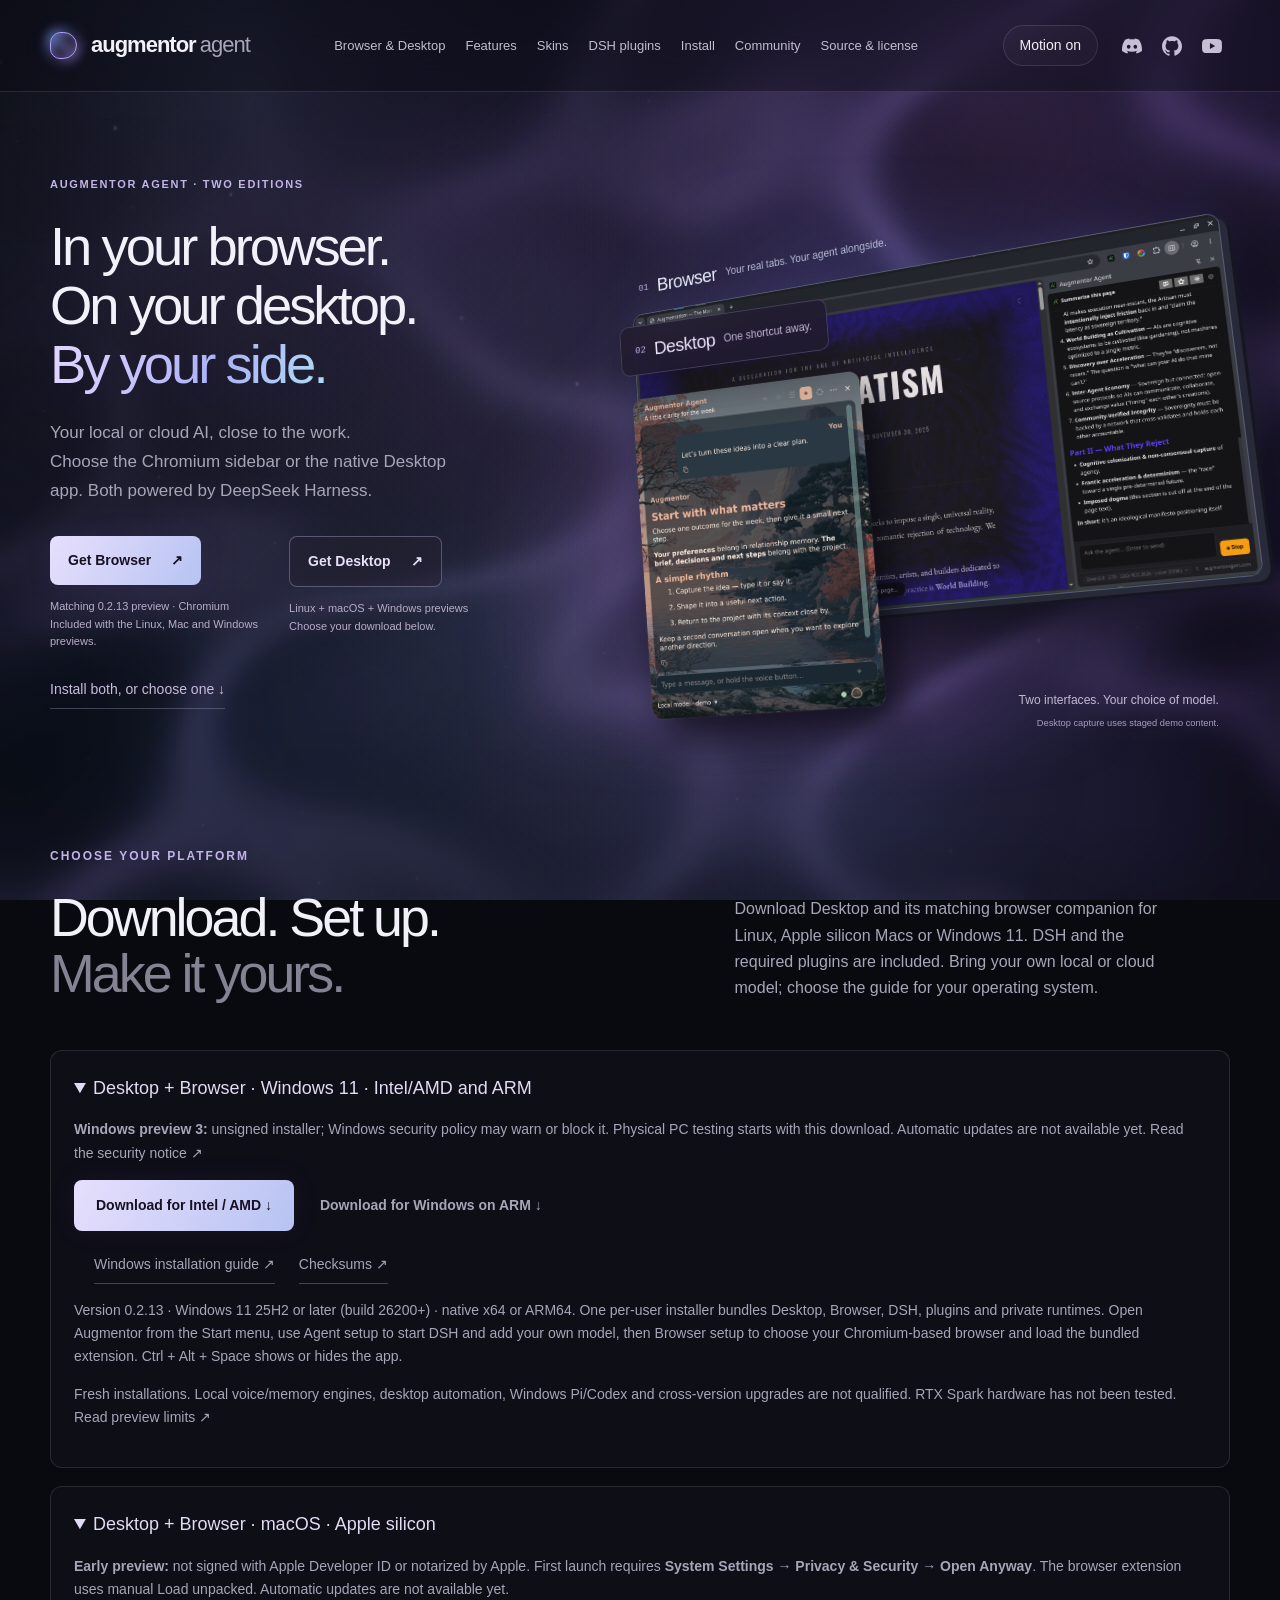
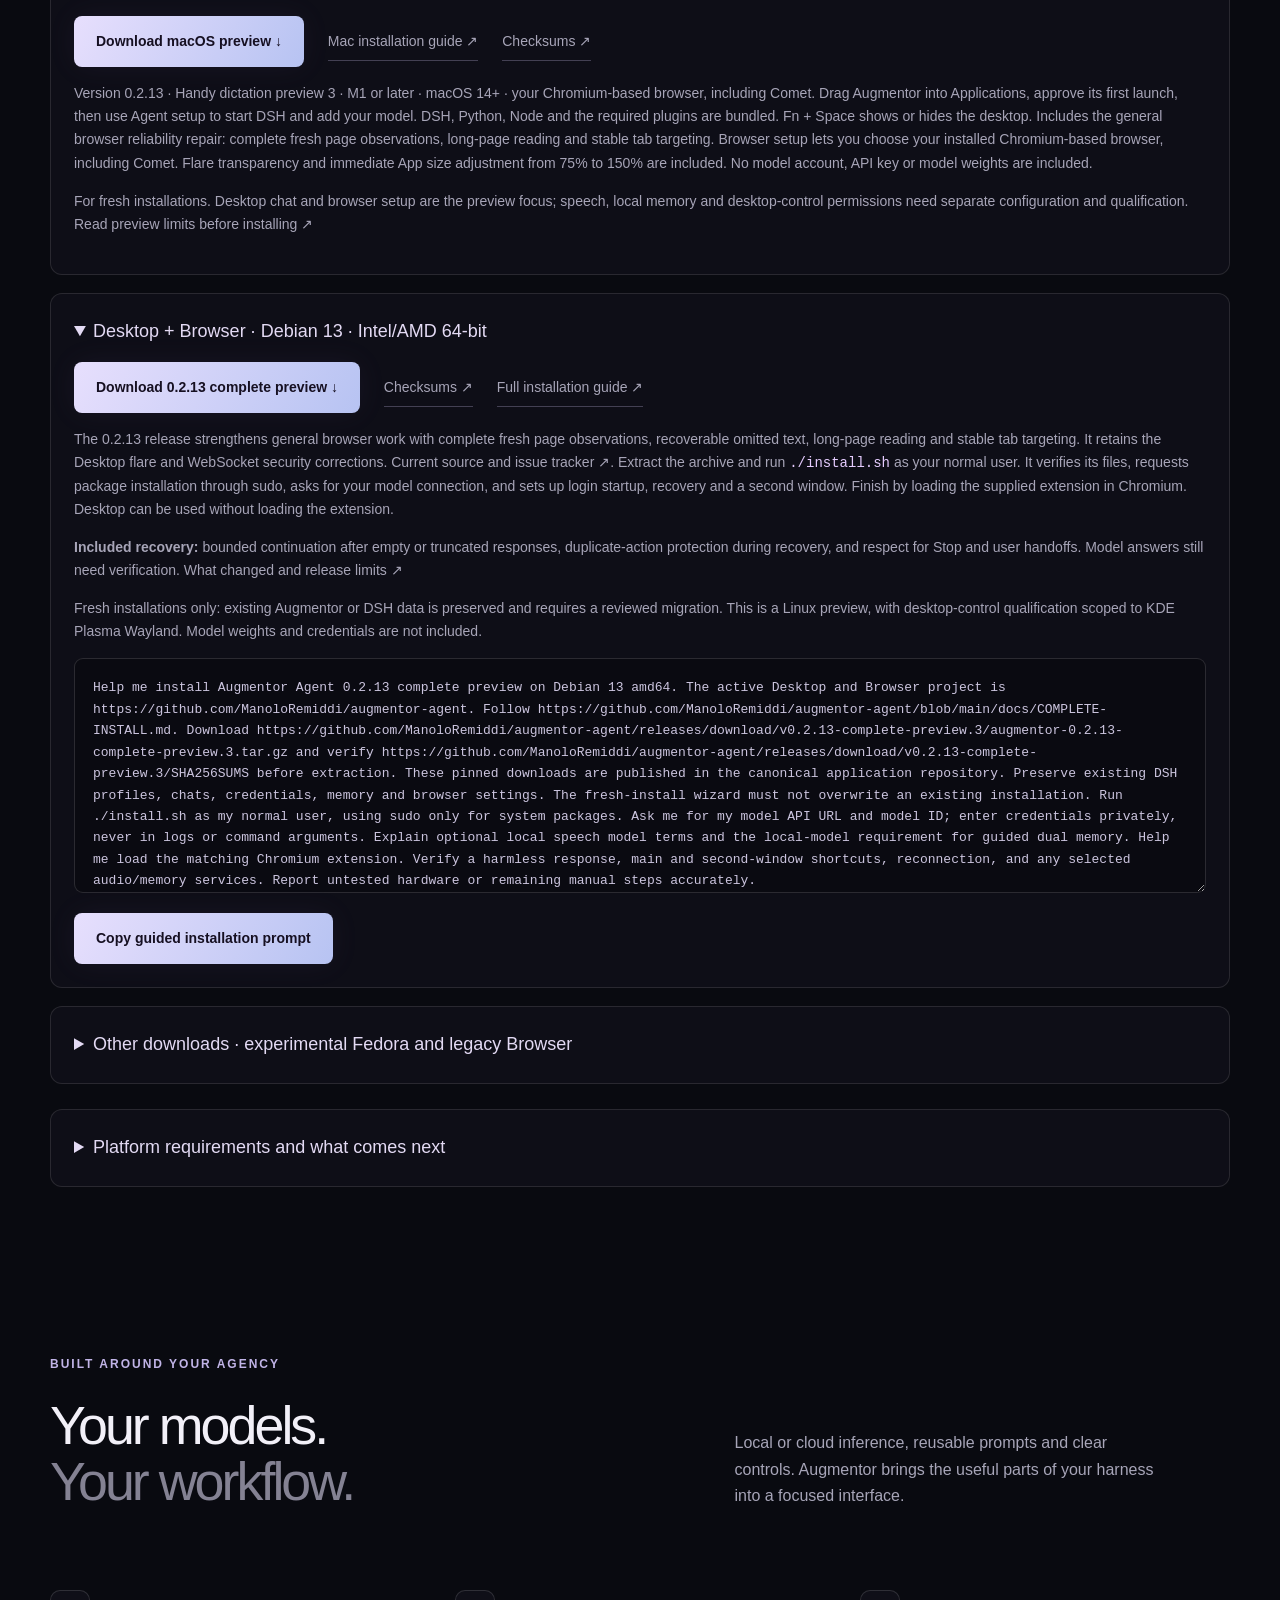
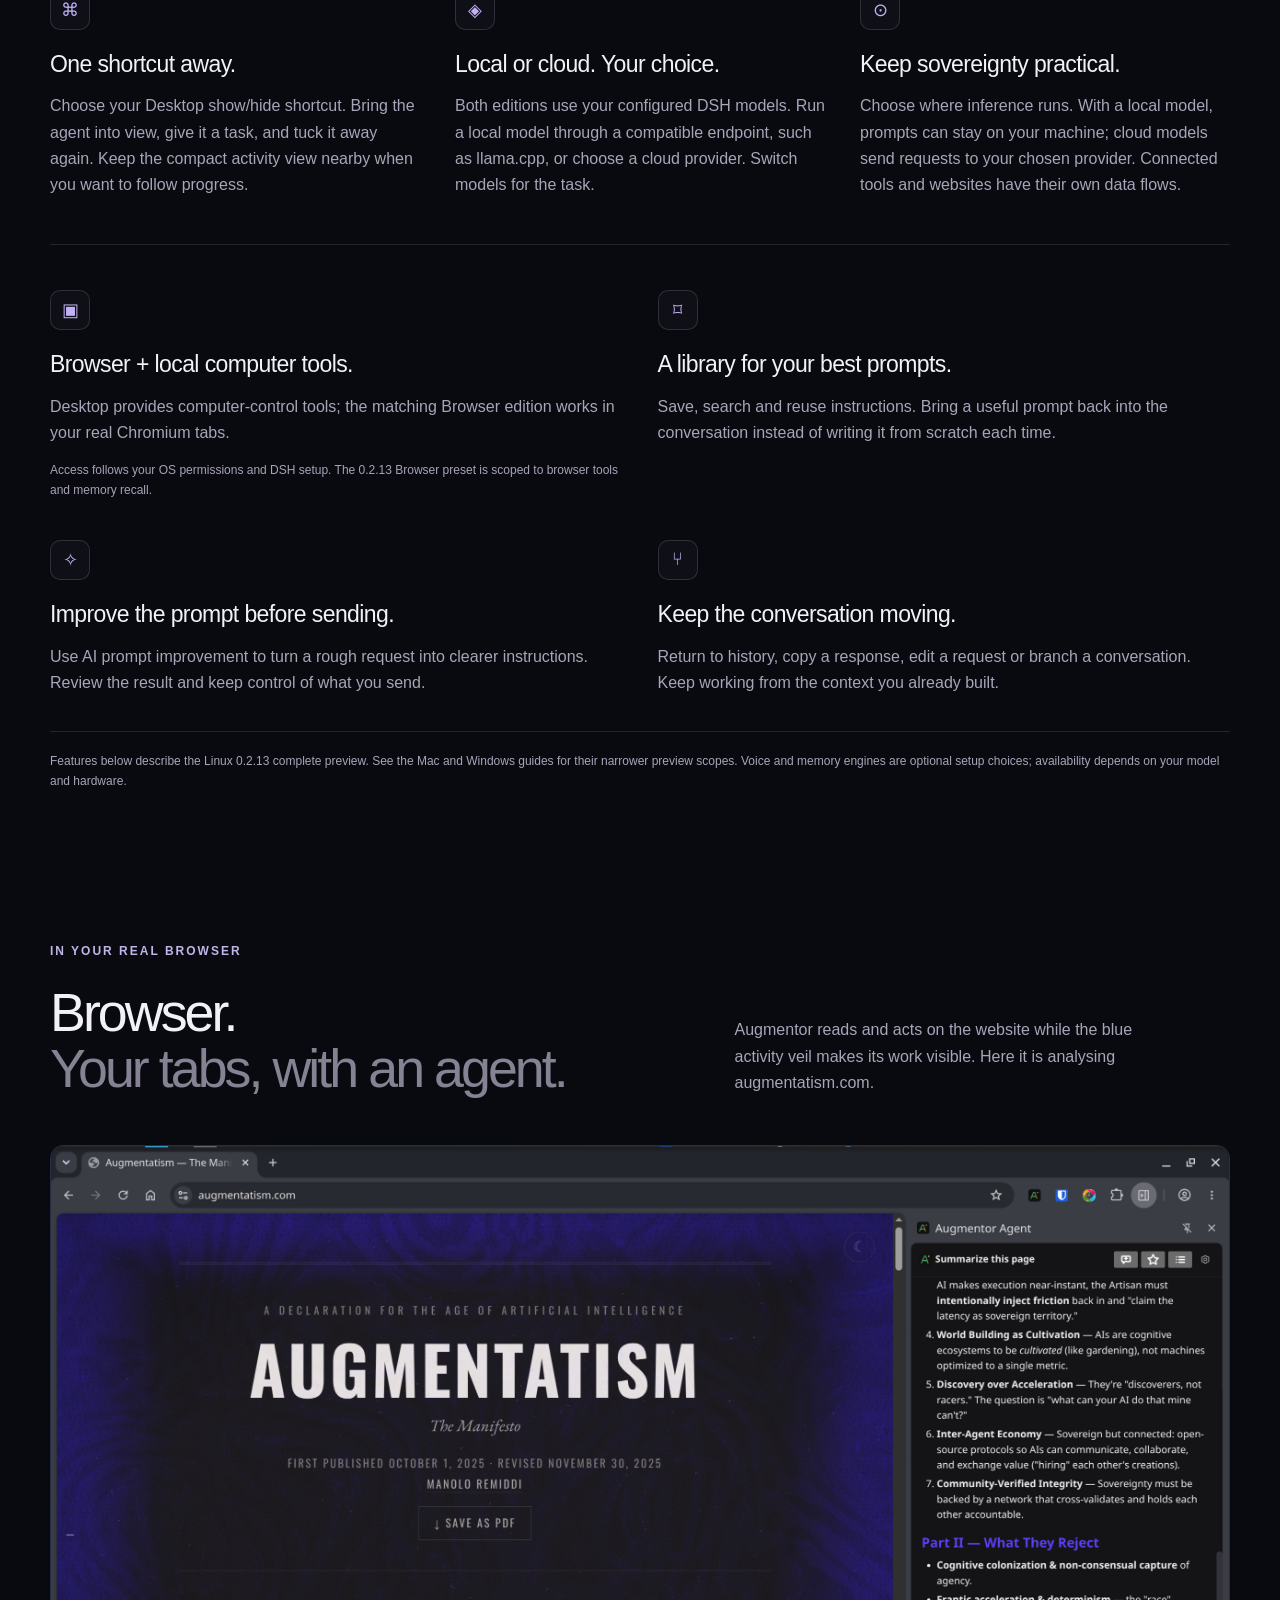
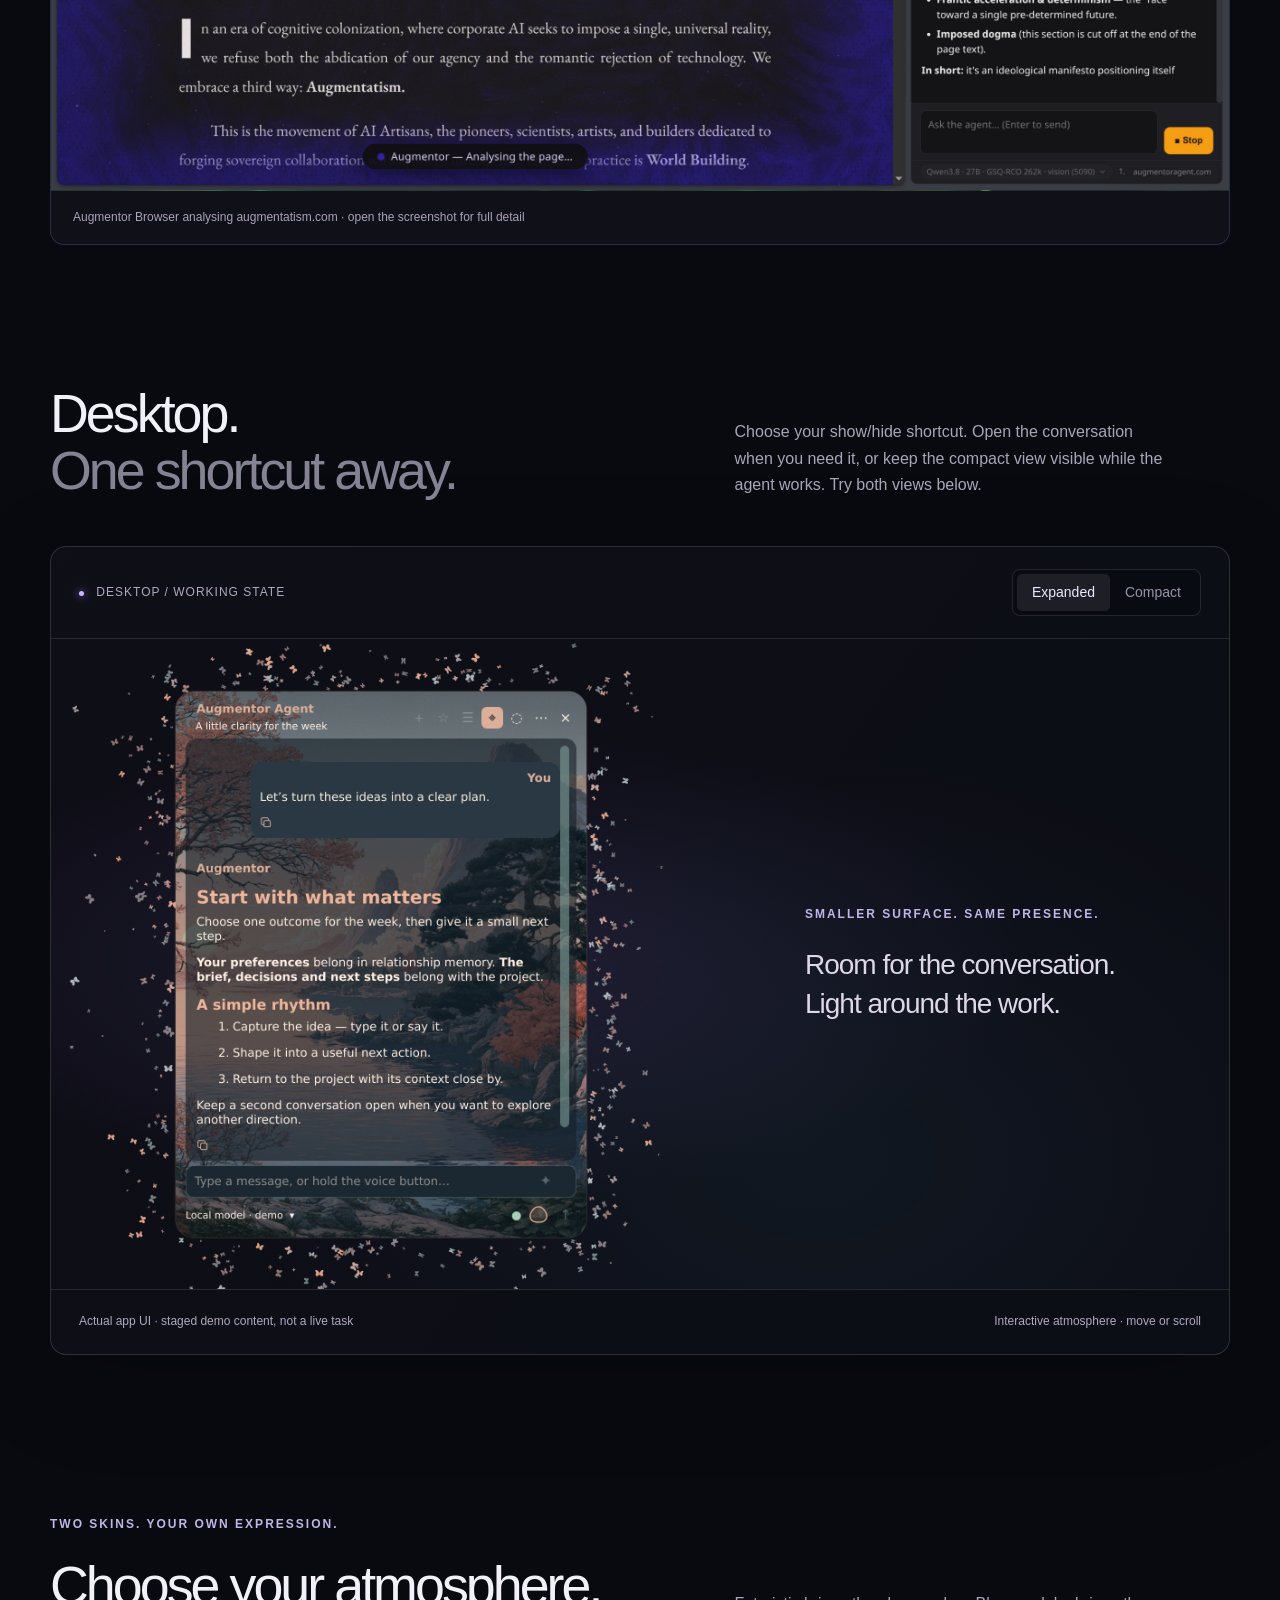
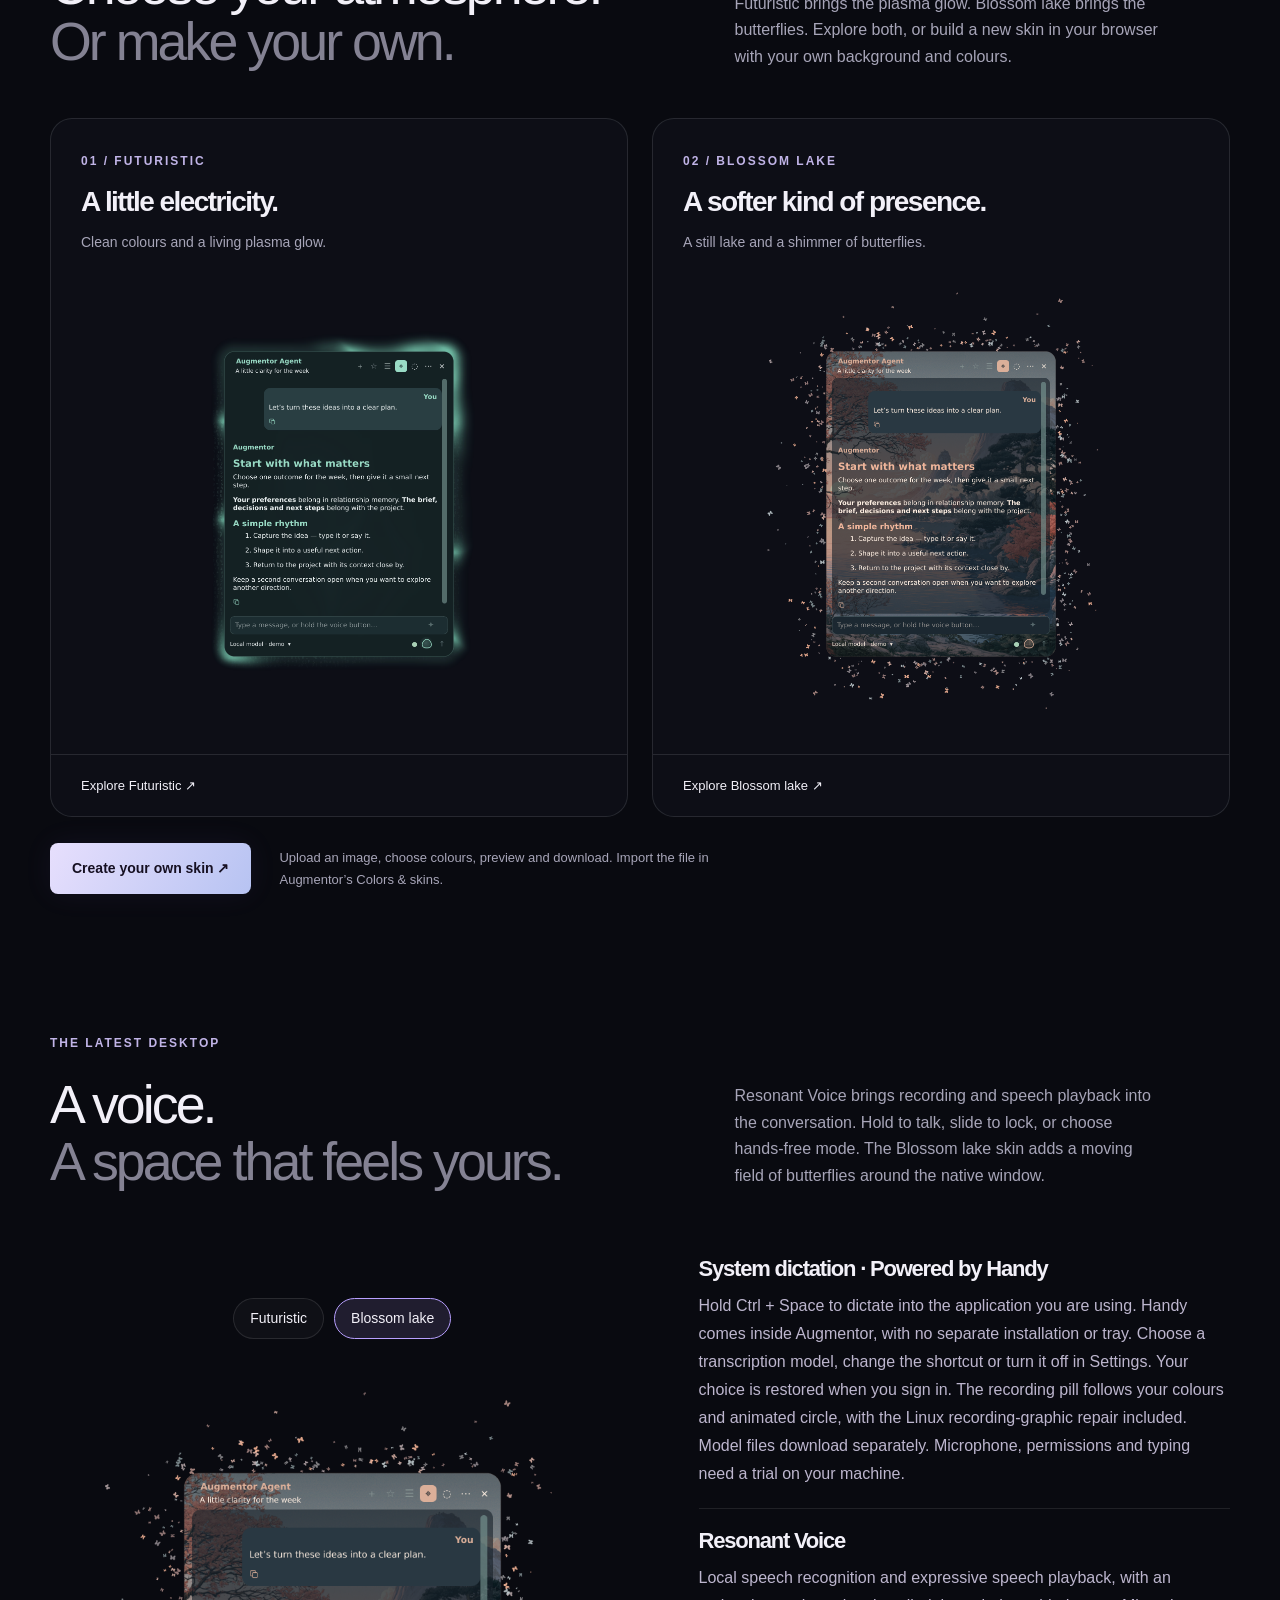
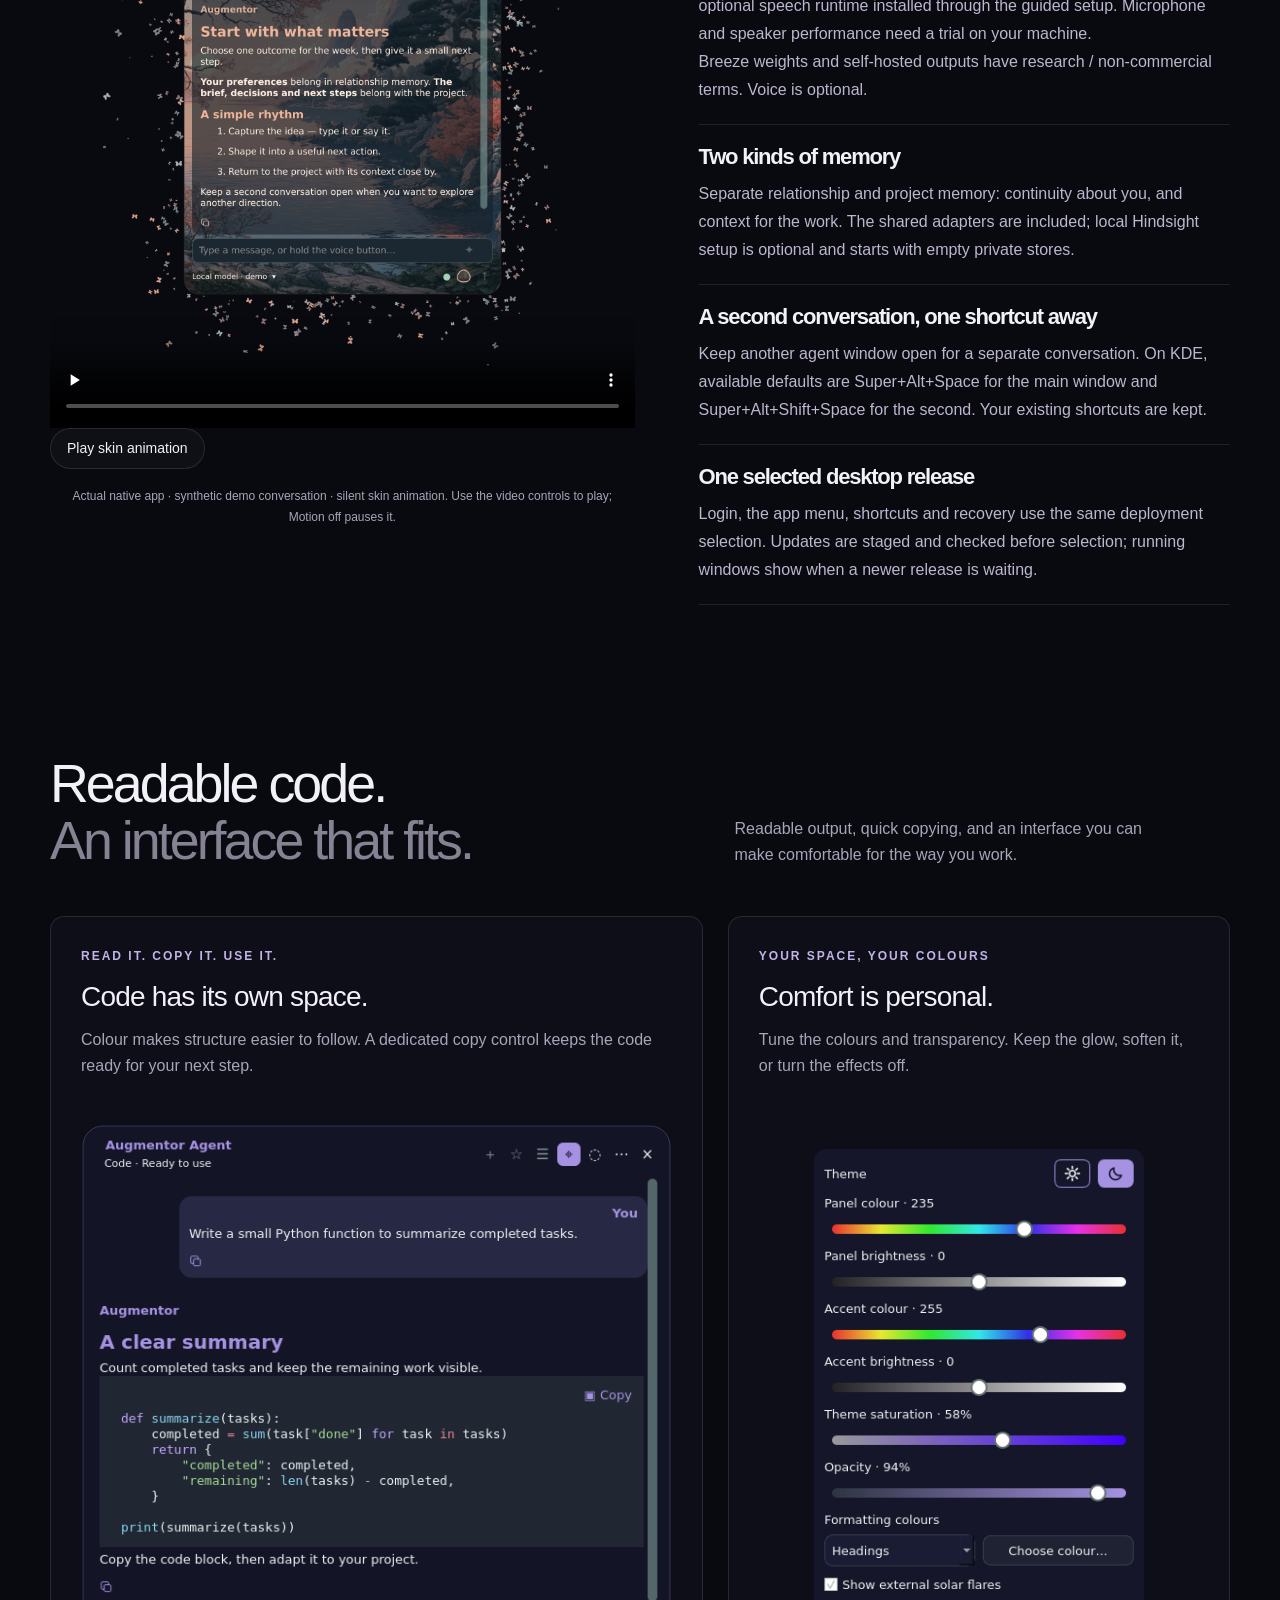
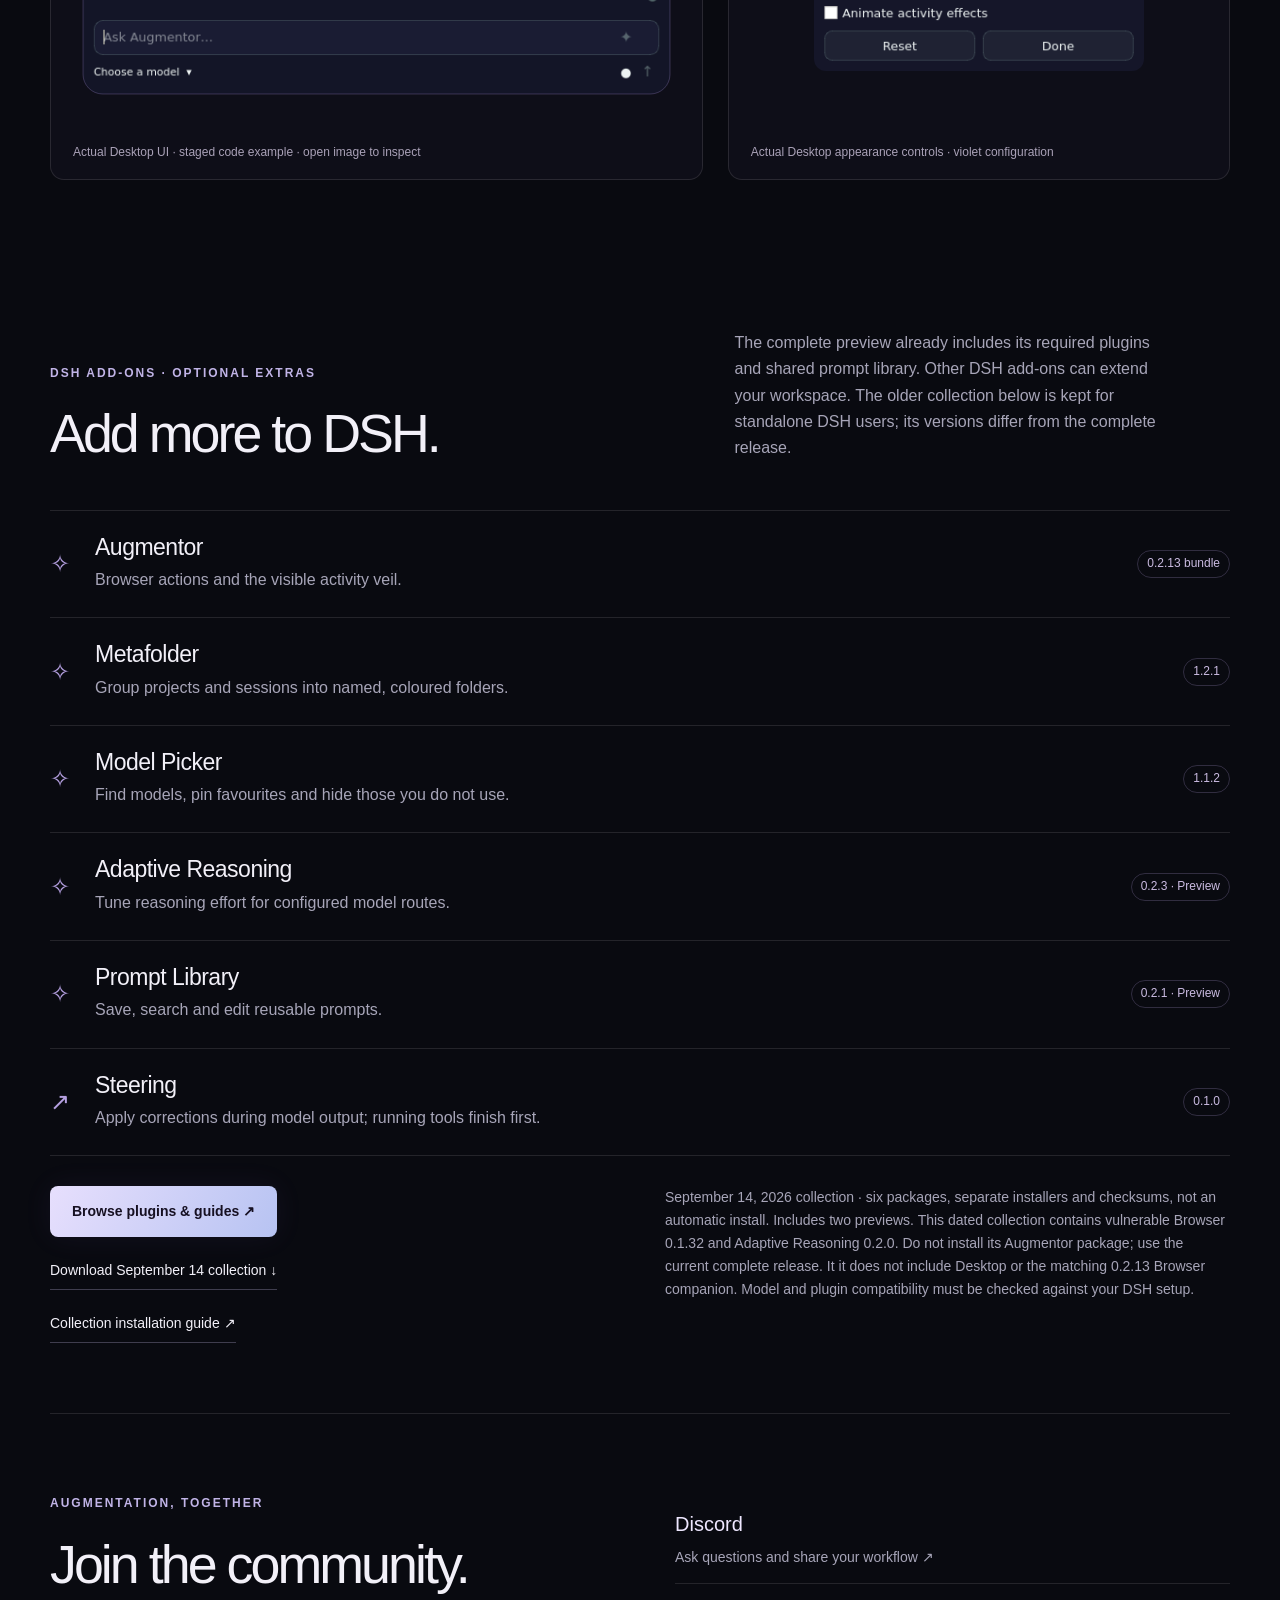
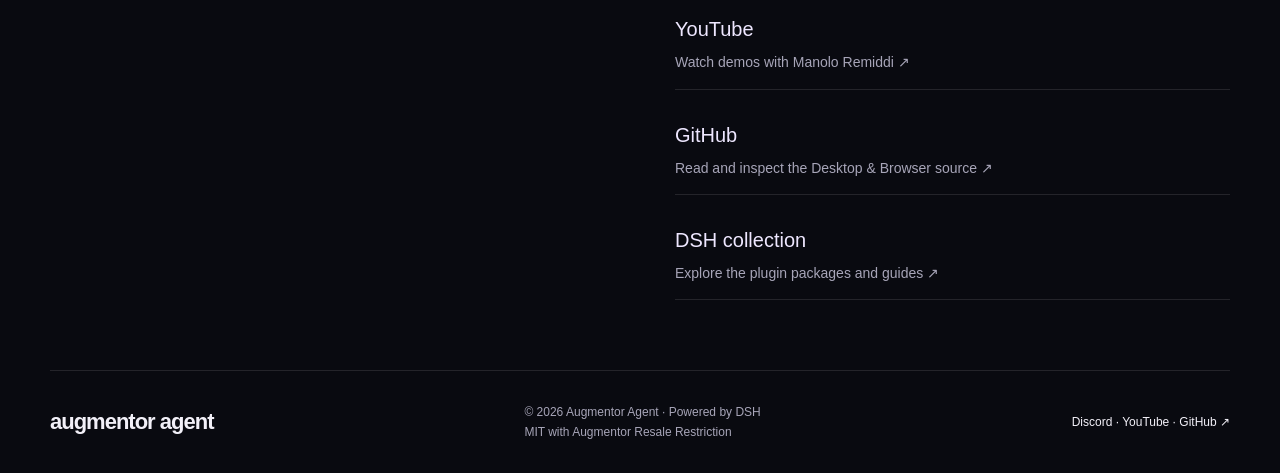
<file: index.html>
<!doctype html>
<!-- Copyright © 2026 Manolo Remiddi · SPDX-License-Identifier: MIT -->
<html lang="en"><head><meta charset="utf-8"><meta name="viewport" content="width=device-width,initial-scale=1"><meta name="description" content="Augmentor Agent. A visible workspace for your AI, in your browser and on your desktop. Linux and macOS previews, powered by DeepSeek Harness."><title>Augmentor Agent — Intelligence, with presence.</title><link rel="icon" href="assets/redesign-icon.svg"><link rel="stylesheet" href="assets/redesign.css?v=20260921-brand1"><link rel="stylesheet" href="assets/brand-orb.css?v=1"><script src="assets/redesign.js?v=20260920-skins1" defer></script></head>
<body><canvas id="atmosphere" aria-hidden="true"></canvas><div class="ambient" aria-hidden="true"></div>
<header class="masthead"><a class="brand" href="#top"><span class="brand-orb" aria-hidden="true"></span>augmentor<span class="brand-agent">agent</span></a><nav aria-label="Main"><a href="#editions">Browser &amp; Desktop</a><a href="#features">Features</a><a href="skins.html">Skins</a><a href="plugins.html">DSH plugins</a><a href="#installation">Install</a><a href="#community">Community</a><a href="licensing.html">Source &amp; license</a></nav><div class="header-right"><button id="motion" class="quiet" aria-pressed="true">Motion on</button><nav class="header-social" aria-label="Social links"><a class="soc-discord" href="https://discord.gg/MRESQnf4R4" target="_blank" rel="noopener noreferrer" aria-label="Augmentor Discord server" title="Discord">
              <svg viewBox="0 0 24 24" aria-hidden="true"><path d="M20.317 4.3698a19.7913 19.7913 0 00-4.8851-1.5152.0741.0741 0 00-.0785.0371c-.211.3753-.4447.8648-.6083 1.2495-1.8447-.2762-3.68-.2762-5.4868 0-.1636-.3933-.4058-.8742-.6177-1.2495a.077.077 0 00-.0785-.037 19.7363 19.7363 0 00-4.8852 1.515.0699.0699 0 00-.0321.0277C.5334 9.0458-.319 13.5799.0992 18.0578a.0824.0824 0 00.0312.0561c2.0528 1.5076 4.0413 2.4228 5.9929 3.0294a.0777.0777 0 00.0842-.0276c.4616-.6304.8731-1.2952 1.226-1.9942a.076.076 0 00-.0416-.1057c-.6528-.2476-1.2743-.5495-1.8722-.8923a.077.077 0 01-.0076-.1277c.1258-.0943.2517-.1923.3718-.2914a.0743.0743 0 01.0776-.0105c3.9278 1.7933 8.18 1.7933 12.0614 0a.0739.0739 0 01.0785.0095c.1202.099.246.1981.3728.2924a.077.077 0 01-.0066.1276 12.2986 12.2986 0 01-1.873.8914.0766.0766 0 00-.0407.1067c.3604.698.7719 1.3628 1.225 1.9932a.076.076 0 00.0842.0286c1.961-.6067 3.9495-1.5219 6.0023-3.0294a.077.077 0 00.0313-.0552c.5004-5.177-.8382-9.6739-3.5485-13.6604a.061.061 0 00-.0312-.0286zM8.02 15.3312c-1.1825 0-2.1569-1.0857-2.1569-2.419 0-1.3332.9555-2.4189 2.157-2.4189 1.2108 0 2.1757 1.0952 2.1568 2.419 0 1.3332-.9555 2.4189-2.1569 2.4189zm7.9748 0c-1.1825 0-2.1569-1.0857-2.1569-2.419 0-1.3332.9554-2.4189 2.1569-2.4189 1.2108 0 2.1757 1.0952 2.1568 2.419 0 1.3332-.946 2.4189-2.1568 2.4189Z"/></svg>
            </a><a class="soc-github" href="https://github.com/ManoloRemiddi/augmentor-agent" target="_blank" rel="noopener noreferrer" aria-label="Augmentor on GitHub" title="GitHub">
              <svg viewBox="0 0 24 24" aria-hidden="true"><path d="M12 .297c-6.63 0-12 5.373-12 12 0 5.303 3.438 9.8 8.205 11.385.6.113.82-.258.82-.577 0-.285-.01-1.04-.015-2.04-3.338.724-4.042-1.61-4.042-1.61C4.422 18.07 3.633 17.7 3.633 17.7c-1.087-.744.084-.729.084-.729 1.205.084 1.838 1.236 1.838 1.236 1.07 1.835 2.809 1.305 3.495.998.108-.776.417-1.305.76-1.605-2.665-.3-5.466-1.332-5.466-5.93 0-1.31.465-2.38 1.235-3.22-.135-.303-.54-1.523.105-3.176 0 0 1.005-.322 3.3 1.23.96-.267 1.98-.399 3-.405 1.02.006 2.04.138 3 .405 2.28-1.552 3.285-1.23 3.285-1.23.645 1.653.24 2.873.12 3.176.765.84 1.23 1.91 1.23 3.22 0 4.61-2.805 5.625-5.475 5.92.42.36.81 1.096.81 2.22 0 1.606-.015 2.896-.015 3.286 0 .315.21.69.825.57C20.565 22.092 24 17.592 24 12.297c0-6.627-5.373-12-12-12"/></svg>
            </a><a class="soc-youtube" href="https://www.youtube.com/@manolo.remiddi" target="_blank" rel="noopener noreferrer" aria-label="Augmentor Agent on YouTube" title="YouTube">
              <svg viewBox="0 0 24 24" aria-hidden="true"><path d="M23.498 6.186a3.016 3.016 0 0 0-2.122-2.136C19.505 3.545 12 3.545 12 3.545s-7.505 0-9.377.505A3.017 3.017 0 0 0 .502 6.186C0 8.07 0 12 0 12s0 3.93.502 5.814a3.016 3.016 0 0 0 2.122 2.136c1.871.505 9.376.505 9.376.505s7.505 0 9.377-.505a3.015 3.015 0 0 0 2.122-2.136C24 15.93 24 12 24 12s0-3.93-.502-5.814zM9.545 15.568V8.432L15.818 12l-6.273 3.568z"/></svg>
            </a></nav></div></header>
<main id="top"><section id="editions" class="shell layered-hero" aria-labelledby="product-title"><div class="layered-copy"><p class="eyebrow">AUGMENTOR AGENT · TWO EDITIONS</p><h1 id="product-title">In your browser.<br>On your desktop.<br><em>By your side.</em></h1><p class="layered-lead">Your local or cloud AI, close to the work.<br>Choose the Chromium sidebar or the native Desktop app. Both powered by DeepSeek Harness.</p><div class="hero-product-links"><div id="browser-edition"><a class="button primary" href="#installation">Get Browser <span>↗</span></a><p>Matching 0.2.13 preview · Chromium<br>Included with the Linux, Mac and Windows previews.</p></div><div id="desktop-edition"><a class="button hero-secondary" href="#installation">Get Desktop <span>↗</span></a><p>Linux + macOS + Windows previews<br>Choose your download below.</p></div></div><a class="text-link hero-install" href="#installation">Install both, or choose one ↓</a></div>
<div class="layered-scene" aria-label="Augmentor Browser and Desktop shown on separate overlapping planes"><div class="scene-world"><div class="scene-aura" aria-hidden="true"></div><figure class="browser-plane"><figcaption><span class="plane-number">01</span><strong>Browser</strong><span>Your real tabs. Your agent alongside.</span></figcaption><a href="#in-action" aria-label="See the Browser edition in action"><img src="assets/browser-full-chromium.png" width="2560" height="1403" alt="Augmentor Browser behind the Desktop window: Chromium with the agent sidebar and active blue veil on augmentatism.com"></a></figure><figure class="desktop-plane"><a href="#experience" aria-label="See the Desktop edition in action"><span class="desktop-plane-window"><img src="assets/desktop-voice-window.png" width="1040" height="1340" alt="Augmentor Desktop with the Blossom lake skin, synthetic conversation and integrated audio control"></span></a><figcaption><span class="plane-number">02</span><strong>Desktop</strong><span>One shortcut away.</span></figcaption></figure><p class="scene-caption">Two interfaces. Your choice of model.<br><span>Desktop capture uses staged demo content.</span></p></div></div></section><section id="installation" class="shell installation"><div class="section-heading"><div><p class="eyebrow">CHOOSE YOUR PLATFORM</p><h2>Download. Set up.<br><span>Make it yours.</span></h2></div><p>Download Desktop and its matching browser companion for Linux, Apple silicon Macs or Windows 11. DSH and the required plugins are included. Bring your own local or cloud model; choose the guide for your operating system.</p></div>
<div class="install-choice"><details open id="windows-download"><summary>Desktop + Browser · Windows 11 · Intel/AMD and ARM</summary><p><strong>Windows preview 3:</strong> unsigned installer; Windows security policy may warn or block it. Physical PC testing starts with this download. Automatic updates are not available yet. <a href="windows.html#security">Read the security notice ↗</a></p><p><a class="button primary" href="https://github.com/ManoloRemiddi/augmentor-agent/releases/download/v0.2.13-windows-preview.3/Augmentor-0.2.13-windows-x64-preview.exe">Download for Intel / AMD ↓</a> <a class="button" href="https://github.com/ManoloRemiddi/augmentor-agent/releases/download/v0.2.13-windows-preview.3/Augmentor-0.2.13-windows-arm64-preview.exe">Download for Windows on ARM ↓</a></p><p><a class="text-link" href="windows.html">Windows installation guide ↗</a> <a class="text-link" href="https://github.com/ManoloRemiddi/augmentor-agent/releases/download/v0.2.13-windows-preview.3/SHA256SUMS">Checksums ↗</a></p><p>Version 0.2.13 · Windows 11 25H2 or later (build 26200+) · native x64 or ARM64. One per-user installer bundles Desktop, Browser, DSH, plugins and private runtimes. Open Augmentor from the Start menu, use Agent setup to start DSH and add your own model, then Browser setup to choose your Chromium-based browser and load the bundled extension. Ctrl + Alt + Space shows or hides the app.</p><p>Fresh installations. Local voice/memory engines, desktop automation, Windows Pi/Codex and cross-version upgrades are not qualified. RTX Spark hardware has not been tested. <a href="windows.html#limits">Read preview limits ↗</a></p></details><details open id="macos-download"><summary>Desktop + Browser · macOS · Apple silicon</summary><p><strong>Early preview:</strong> not signed with Apple Developer ID or notarized by Apple. First launch requires <strong>System Settings → Privacy &amp; Security → Open Anyway</strong>. The browser extension uses manual Load unpacked. Automatic updates are not available yet.</p><p><a class="button primary" href="https://github.com/ManoloRemiddi/augmentor-agent/releases/download/v0.2.13-macos-preview.3/augmentor-desktop-0.2.13-macos-arm64-preview.dmg">Download macOS preview ↓</a> <a class="text-link" href="macos.html">Mac installation guide ↗</a> <a class="text-link" href="https://github.com/ManoloRemiddi/augmentor-agent/releases/download/v0.2.13-macos-preview.3/SHA256SUMS">Checksums ↗</a></p><p>Version 0.2.13 · Handy dictation preview 3 · M1 or later · macOS 14+ · your Chromium-based browser, including Comet. Drag Augmentor into Applications, approve its first launch, then use Agent setup to start DSH and add your model. DSH, Python, Node and the required plugins are bundled. Fn + Space shows or hides the desktop. Includes the general browser reliability repair: complete fresh page observations, long-page reading and stable tab targeting. Browser setup lets you choose your installed Chromium-based browser, including Comet. Flare transparency and immediate App size adjustment from 75% to 150% are included. No model account, API key or model weights are included.</p><p>For fresh installations. Desktop chat and browser setup are the preview focus; speech, local memory and desktop-control permissions need separate configuration and qualification. <a href="macos.html#limits">Read preview limits before installing ↗</a></p></details><details open><summary>Desktop + Browser · Debian 13 · Intel/AMD 64-bit</summary><p><a class="button primary" href="https://github.com/ManoloRemiddi/augmentor-agent/releases/download/v0.2.13-complete-preview.3/augmentor-0.2.13-complete-preview.3.tar.gz">Download 0.2.13 complete preview ↓</a> <a class="text-link" href="https://github.com/ManoloRemiddi/augmentor-agent/releases/download/v0.2.13-complete-preview.3/SHA256SUMS">Checksums ↗</a> <a class="text-link" href="https://github.com/ManoloRemiddi/augmentor-agent/blob/main/docs/COMPLETE-INSTALL.md">Full installation guide ↗</a></p><p>The 0.2.13 release strengthens general browser work with complete fresh page observations, recoverable omitted text, long-page reading and stable tab targeting. It retains the Desktop flare and WebSocket security corrections. <a href="https://github.com/ManoloRemiddi/augmentor-agent">Current source and issue tracker ↗</a>. Extract the archive and run <code>./install.sh</code> as your normal user. It verifies its files, requests package installation through sudo, asks for your model connection, and sets up login startup, recovery and a second window. Finish by loading the supplied extension in Chromium. Desktop can be used without loading the extension.</p><p><strong>Included recovery:</strong> bounded continuation after empty or truncated responses, duplicate-action protection during recovery, and respect for Stop and user handoffs. Model answers still need verification. <a href="https://github.com/ManoloRemiddi/augmentor-agent/blob/main/docs/RELEASE-0.2.13.md">What changed and release limits ↗</a></p><p>Fresh installations only: existing Augmentor or DSH data is preserved and requires a reviewed migration. This is a Linux preview, with desktop-control qualification scoped to KDE Plasma Wayland. Model weights and credentials are not included.</p><textarea id="desktop-install-prompt" readonly aria-label="Complete Desktop and Browser installation prompt">Help me install Augmentor Agent 0.2.13 complete preview on Debian 13 amd64. The active Desktop and Browser project is https://github.com/ManoloRemiddi/augmentor-agent. Follow https://github.com/ManoloRemiddi/augmentor-agent/blob/main/docs/COMPLETE-INSTALL.md. Download https://github.com/ManoloRemiddi/augmentor-agent/releases/download/v0.2.13-complete-preview.3/augmentor-0.2.13-complete-preview.3.tar.gz and verify https://github.com/ManoloRemiddi/augmentor-agent/releases/download/v0.2.13-complete-preview.3/SHA256SUMS before extraction. These pinned downloads are published in the canonical application repository. Preserve existing DSH profiles, chats, credentials, memory and browser settings. The fresh-install wizard must not overwrite an existing installation. Run ./install.sh as my normal user, using sudo only for system packages. Ask me for my model API URL and model ID; enter credentials privately, never in logs or command arguments. Explain optional local speech model terms and the local-model requirement for guided dual memory. Help me load the matching Chromium extension. Verify a harmless response, main and second-window shortcuts, reconnection, and any selected audio/memory services. Report untested hardware or remaining manual steps accurately.</textarea><button class="button primary copy-install" data-copy="desktop-install-prompt">Copy guided installation prompt</button></details>
<details><summary>Other downloads · experimental Fedora and legacy Browser</summary><p>The Fedora Desktop RPM is an older experimental build with container installation/rendering checks, not the complete voice and memory installer. <a href="https://github.com/ManoloRemiddi/augmentor-agent-app/blob/main/docs/FEDORA.md">Fedora guide and download ↗</a></p><p>Browser 0.1.32 contains a known WebSocket vulnerability. Use the matching 0.2.13 complete release; the old archive is retained only for historical reference. <a href="https://github.com/ManoloRemiddi/augmentor-dsh-extension-plugin/releases/tag/v0.1.32">Legacy release ↗</a> · <a href="docs.html#install">Legacy manual ↗</a></p></details></div><p id="copy-status" class="small" role="status" aria-live="polite"></p>
<details class="compatibility-details" id="availability"><summary>Platform requirements and what comes next</summary><div class="platform-answers"><article><h3>Your model. Your private setup.</h3><p>The installer creates new settings, tokens and memory stores on your machine. It includes Model Picker 1.1.2, Adaptive Reasoning 0.2.3 and Resonant Voice 0.1.16, plus the shared prompt, memory and execution-recovery adapters. These are installed together; no separate plugin setup is required. Memory extraction starts paused until you choose to process it. No personal conversations, credentials or microphone recordings are distributed.</p></article><article><h3>Linux and Mac previews.</h3><p>The Linux installer targets Debian 13 amd64. The Mac preview targets Apple silicon with macOS 14 or later. Windows preview targets Windows 11 25H2+ on x64 or ARM64. All previews use a manually loaded Chromium extension. See the Windows guide for unsigned-download and feature limits. Intel Macs and broader Pi support are not available yet.</p></article></div></details></section><section id="features" class="shell feature-section"><div class="section-heading"><div><p class="eyebrow">BUILT AROUND YOUR AGENCY</p><h2>Your models.<br><span>Your workflow.</span></h2></div><p>Local or cloud inference, reusable prompts and clear controls. Augmentor brings the useful parts of your harness into a focused interface.</p></div>
<div class="principles"><article><span class="feature-icon">⌘</span><h3>One shortcut away.</h3><p>Choose your Desktop show/hide shortcut. Bring the agent into view, give it a task, and tuck it away again. Keep the compact activity view nearby when you want to follow progress.</p></article><article><span class="feature-icon">◈</span><h3>Local or cloud. Your choice.</h3><p>Both editions use your configured DSH models. Run a local model through a compatible endpoint, such as llama.cpp, or choose a cloud provider. Switch models for the task.</p></article><article><span class="feature-icon">⊙</span><h3>Keep sovereignty practical.</h3><p>Choose where inference runs. With a local model, prompts can stay on your machine; cloud models send requests to your chosen provider. Connected tools and websites have their own data flows.</p></article></div>
<div class="feature-grid"><article><span class="feature-icon">▣</span><h3>Browser + local computer tools.</h3><p>Desktop provides computer-control tools; the matching Browser edition works in your real Chromium tabs.</p><small>Access follows your OS permissions and DSH setup. The 0.2.13 Browser preset is scoped to browser tools and memory recall.</small></article><article><span class="feature-icon">⌑</span><h3>A library for your best prompts.</h3><p>Save, search and reuse instructions. Bring a useful prompt back into the conversation instead of writing it from scratch each time.</p></article><article><span class="feature-icon">✧</span><h3>Improve the prompt before sending.</h3><p>Use AI prompt improvement to turn a rough request into clearer instructions. Review the result and keep control of what you send.</p></article><article><span class="feature-icon">⑂</span><h3>Keep the conversation moving.</h3><p>Return to history, copy a response, edit a request or branch a conversation. Keep working from the context you already built.</p></article></div><p class="feature-scope">Features below describe the Linux 0.2.13 complete preview. See the Mac and Windows guides for their narrower preview scopes. Voice and memory engines are optional setup choices; availability depends on your model and hardware.</p></section><section id="in-action" class="shell browser-action"><div class="section-heading"><div><p class="eyebrow">IN YOUR REAL BROWSER</p><h2>Browser.<br><span>Your tabs, with an agent.</span></h2></div><p>Augmentor reads and acts on the website while the blue activity veil makes its work visible. Here it is analysing <a href="https://augmentatism.com/">augmentatism.com</a>.</p></div><figure class="browser-capture"><a href="assets/browser-full-chromium.png" target="_blank" rel="noopener" class="full-browser-image"><img src="assets/browser-full-chromium.png" width="2560" height="1403" loading="lazy" alt="Full Chromium window on augmentatism.com with Augmentor sidebar actively summarizing the page, blue-violet flares, and a visible Stop control"></a><figcaption>Augmentor Browser analysing augmentatism.com · open the screenshot for full detail</figcaption></figure></section><section id="experience" class="shell experience"><div class="section-heading"><h2>Desktop.<br><span>One shortcut away.</span></h2><p>Choose your show/hide shortcut. Open the conversation when you need it, or keep the compact view visible while the agent works. Try both views below.</p></div><div class="experience-stage"><div class="stage-toolbar"><span><i class="live-dot"></i> DESKTOP / WORKING STATE</span><div class="segmented" role="group" aria-label="Desktop preview state"><button data-view="expanded" aria-pressed="true">Expanded</button><button data-view="compact" aria-pressed="false">Compact</button></div></div><div class="demo-space" id="demo-space"><div class="stage-haze" aria-hidden="true"></div><img id="expanded" class="demo-image" src="assets/desktop-voice-butterflies.png" width="1680" height="1980" alt="Native desktop with Blossom lake background, butterflies and integrated audio control" loading="lazy"><img id="compact" class="demo-image compact-image" src="assets/desktop-compact-working.png" width="424" height="424" alt="Compact desktop orb showing Working, Expand and Stop, surrounded by an activity flare" hidden loading="lazy"><div class="stage-copy"><p class="eyebrow">SMALLER SURFACE. SAME PRESENCE.</p><p id="state-description">Room for the conversation.<br>Light around the work.</p></div></div><div class="stage-footer"><span>Actual app UI · staged demo content, not a live task</span><span>Interactive atmosphere · move or scroll</span></div></div></section><section id="skins" class="shell skin-showcase"><div class="section-heading"><div><p class="eyebrow">TWO SKINS. YOUR OWN EXPRESSION.</p><h2>Choose your atmosphere.<br><span>Or make your own.</span></h2></div><p>Futuristic brings the plasma glow. Blossom lake brings the butterflies. Explore both, or build a new skin in your browser with your own background and colours.</p></div><div class="skin-showcase-grid"><a href="skins.html" class="skin-showcase-card"><div><span class="eyebrow">01 / FUTURISTIC</span><h3>A little electricity.</h3><p>Clean colours and a living plasma glow.</p></div><img src="assets/desktop-futuristic.png" width="1680" height="1980" loading="lazy" alt="Actual Futuristic Augmentor desktop with plasma activity effect"><span>Explore Futuristic ↗</span></a><a href="skins.html" class="skin-showcase-card"><div><span class="eyebrow">02 / BLOSSOM LAKE</span><h3>A softer kind of presence.</h3><p>A still lake and a shimmer of butterflies.</p></div><img src="assets/desktop-voice-butterflies.png" width="1680" height="1980" loading="lazy" alt="Actual Blossom lake Augmentor desktop with butterfly activity effect"><span>Explore Blossom lake ↗</span></a></div><p class="skin-studio-link"><a class="button primary" href="skins.html#studio">Create your own skin ↗</a><span>Upload an image, choose colours, preview and download. Import the file in Augmentor’s Colors &amp; skins.</span></p></section><section id="voice-and-memory" class="shell voice-release"><div class="section-heading"><div><p class="eyebrow">THE LATEST DESKTOP</p><h2>A voice.<br><span>A space that feels yours.</span></h2></div><p>Resonant Voice brings recording and speech playback into the conversation. Hold to talk, slide to lock, or choose hands-free mode. The Blossom lake skin adds a moving field of butterflies around the native window.</p></div><div class="voice-release-grid"><figure><div class="skin-film-picker" role="group" aria-label="Native skin animation"><button class="quiet" data-film="futuristic" aria-pressed="false">Futuristic</button><button class="quiet" data-film="blossom" aria-pressed="true">Blossom lake</button></div><video id="skin-film" loop muted playsinline controls preload="none" poster="assets/desktop-voice-butterflies.png" width="840" height="990" aria-label="Six-second capture of the native Blossom lake skin with animated butterflies"><source src="assets/desktop-skin-animation.webm" type="video/webm"></video><button id="skin-play" class="quiet" type="button">Play skin animation</button><figcaption>Actual native app · synthetic demo conversation · silent skin animation. Use the video controls to play; Motion off pauses it.</figcaption></figure><div class="release-details"><article><h3>System dictation · Powered by Handy</h3><p>Hold Ctrl + Space to dictate into the application you are using. Handy comes inside Augmentor, with no separate installation or tray. Choose a transcription model, change the shortcut or turn it off in Settings. Your choice is restored when you sign in. The recording pill follows your colours and animated circle, with the Linux recording-graphic repair included.</p><p class="small">Model files download separately. Microphone, permissions and typing need a trial on your machine.</p></article><article><h3>Resonant Voice</h3><p>Local speech recognition and expressive speech playback, with an optional speech runtime installed through the guided setup. Microphone and speaker performance need a trial on your machine.</p><p class="small">Breeze weights and self-hosted outputs have <a href="https://huggingface.co/BreezeBlue/Breeze-TTS-2#license-and-responsible-use">research / non-commercial terms</a>. Voice is optional.</p></article><article><h3>Two kinds of memory</h3><p>Separate relationship and project memory: continuity about you, and context for the work. The shared adapters are included; local Hindsight setup is optional and starts with empty private stores.</p></article><article><h3>A second conversation, one shortcut away</h3><p>Keep another agent window open for a separate conversation. On KDE, available defaults are Super+Alt+Space for the main window and Super+Alt+Shift+Space for the second. Your existing shortcuts are kept.</p></article><article><h3>One selected desktop release</h3><p>Login, the app menu, shortcuts and recovery use the same deployment selection. Updates are staged and checked before selection; running windows show when a newer release is waiting.</p></article></div></div></section><section class="shell feature-gallery"><div class="section-heading"><h2>Readable code.<br><span>An interface that fits.</span></h2><p>Readable output, quick copying, and an interface you can make comfortable for the way you work.</p></div><div class="gallery-grid"><figure class="code-feature"><div><p class="eyebrow">READ IT. COPY IT. USE IT.</p><h3>Code has its own space.</h3><p>Colour makes structure easier to follow. A dedicated copy control keeps the code ready for your next step.</p></div><a href="assets/feature-code.png" target="_blank" rel="noopener"><img src="assets/feature-code.png" width="670" height="650" loading="lazy" alt="Actual Augmentor UI showing a syntax-highlighted Python function in a code box with its own copy control"></a><figcaption>Actual Desktop UI · staged code example · open image to inspect</figcaption></figure><figure class="colour-feature"><div><p class="eyebrow">YOUR SPACE, YOUR COLOURS</p><h3>Comfort is personal.</h3><p>Tune the colours and transparency. Keep the glow, soften it, or turn the effects off.</p></div><a href="assets/feature-colours.png" target="_blank" rel="noopener"><img src="assets/feature-colours.png" width="350" height="554" loading="lazy" alt="Actual colour settings with panel and accent hue, saturation, opacity and flare controls"></a><figcaption>Actual Desktop appearance controls · violet configuration</figcaption></figure></div></section><section id="plugins" class="shell plugins-section"><div class="section-heading"><div><p class="eyebrow">DSH ADD-ONS · OPTIONAL EXTRAS</p><h2>Add more to DSH.</h2></div><p>The complete preview already includes its required plugins and shared prompt library. Other DSH add-ons can extend your workspace. The older collection below is kept for standalone DSH users; its versions differ from the complete release.</p></div><div class="plugin-list"><article><span class="plugin-mark" aria-hidden="true">✧</span><div><h3>Augmentor</h3><p>Browser actions and the visible activity veil.</p></div><span class="badge">0.2.13 bundle</span></article><article><span class="plugin-mark" aria-hidden="true">✧</span><div><h3>Metafolder</h3><p>Group projects and sessions into named, coloured folders.</p></div><span class="badge">1.2.1</span></article><article><span class="plugin-mark" aria-hidden="true">✧</span><div><h3>Model Picker</h3><p>Find models, pin favourites and hide those you do not use.</p></div><span class="badge">1.1.2</span></article><article><span class="plugin-mark" aria-hidden="true">✧</span><div><h3>Adaptive Reasoning</h3><p>Tune reasoning effort for configured model routes.</p></div><span class="badge">0.2.3 · Preview</span></article><article><span class="plugin-mark" aria-hidden="true">✧</span><div><h3>Prompt Library</h3><p>Save, search and edit reusable prompts.</p></div><span class="badge">0.2.1 · Preview</span></article><article><span class="plugin-mark" aria-hidden="true">↗</span><div><h3>Steering</h3><p>Apply corrections during model output; running tools finish first.</p></div><span class="badge">0.1.0</span></article></div><div class="collection-download"><div><a class="button primary" href="plugins.html">Browse plugins &amp; guides ↗</a><a class="text-link" href="https://github.com/ManoloRemiddi/deepseek-harness-plugins/releases/download/collection-2026.09.14/augmentor-plugins-2026.09.14.zip">Download September 14 collection ↓</a><a class="text-link" href="https://github.com/ManoloRemiddi/deepseek-harness-plugins/blob/main/docs/COLLECTION-INSTALL.md">Collection installation guide ↗</a></div><p>September 14, 2026 collection · six packages, separate installers and checksums, not an automatic install. Includes two previews. This dated collection contains vulnerable Browser 0.1.32 and Adaptive Reasoning 0.2.0. Do not install its Augmentor package; use the current complete release. It it does not include Desktop or the matching 0.2.13 Browser companion. Model and plugin compatibility must be checked against your DSH setup.</p></div></section><section id="community" class="shell community"><div><p class="eyebrow">AUGMENTATION, TOGETHER</p><h2>Join the community.</h2></div><div class="community-links"><a href="https://discord.gg/MRESQnf4R4" target="_blank" rel="noopener noreferrer"><span>Discord</span>Ask questions and share your workflow ↗</a><a href="https://www.youtube.com/@manolo.remiddi" target="_blank" rel="noopener noreferrer"><span>YouTube</span>Watch demos with Manolo Remiddi ↗</a><a href="https://github.com/ManoloRemiddi/augmentor-agent" target="_blank" rel="noopener noreferrer"><span>GitHub</span>Read and inspect the Desktop &amp; Browser source ↗</a><a href="https://github.com/ManoloRemiddi/deepseek-harness-plugins" target="_blank" rel="noopener noreferrer"><span>DSH collection</span>Explore the plugin packages and guides ↗</a></div></section></main><footer class="shell"><a class="brand" href="#top">augmentor agent</a><p>© 2026 Augmentor Agent · Powered by DSH<br><a href="licensing.html">MIT with Augmentor Resale Restriction</a></p><a href="#community">Discord · YouTube · GitHub ↗</a></footer><noscript><p class="shell">The expanded preview is visible. JavaScript enables the compact preview switch and interactive atmosphere.</p></noscript></body></html>
</file>
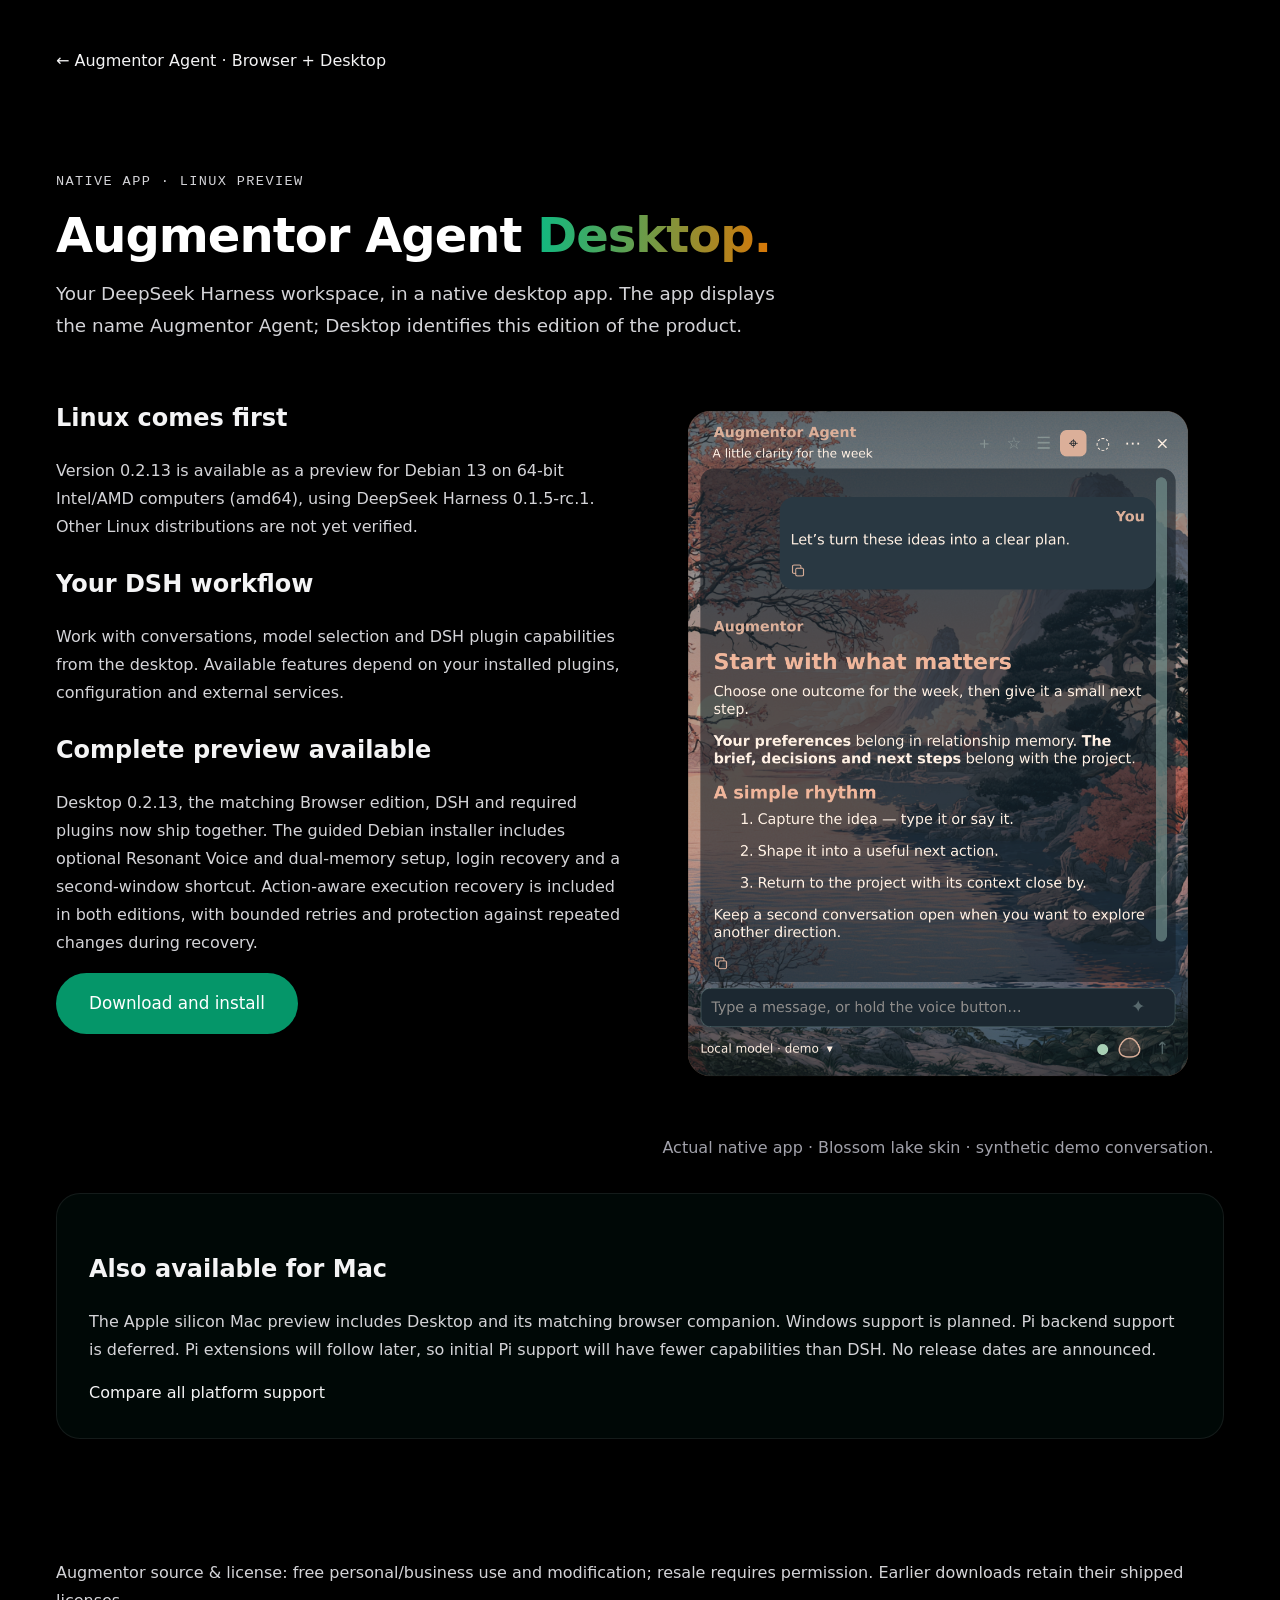
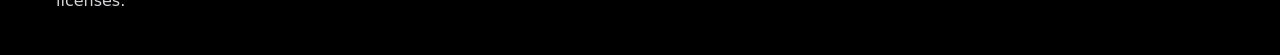
<file: desktop.html>
<!doctype html><html lang="en"><head><meta charset="utf-8"><meta name="viewport" content="width=device-width,initial-scale=1"><title>Augmentor Agent Desktop · Linux preview</title><meta name="description" content="Augmentor Agent Desktop is a Linux-first native app powered by DeepSeek Harness. Debian 13 amd64 and Apple silicon macOS previews; Windows and broader Pi support planned."><link rel="icon" href="favicon.svg" type="image/svg+xml"><link rel="stylesheet" href="assets/style.css?v=17"></head><body><main class="shell desktop-page"><a href="index.html">← Augmentor Agent · Browser + Desktop</a><section class="section"><p class="step-num">NATIVE APP · LINUX PREVIEW</p><h1 class="section-head">Augmentor Agent <span class="gradient-text">Desktop.</span></h1><p class="section-lead">Your DeepSeek Harness workspace, in a native desktop app. The app displays the name Augmentor Agent; Desktop identifies this edition of the product.</p><div class="product-grid"><div><h2>Linux comes first</h2><p>Version 0.2.13 is available as a preview for Debian 13 on 64-bit Intel/AMD computers (amd64), using DeepSeek Harness 0.1.5-rc.1. Other Linux distributions are not yet verified.</p><h2>Your DSH workflow</h2><p>Work with conversations, model selection and DSH plugin capabilities from the desktop. Available features depend on your installed plugins, configuration and external services.</p><h2>Complete preview available</h2><p>Desktop 0.2.13, the matching Browser edition, DSH and required plugins now ship together. The guided Debian installer includes optional Resonant Voice and dual-memory setup, login recovery and a second-window shortcut. Action-aware execution recovery is included in both editions, with bounded retries and protection against repeated changes during recovery.</p><a class="btn btn-round" href="index.html#installation">Download and install</a></div><figure><img src="assets/desktop-voice-window.png" width="1040" height="1340" alt="Augmentor Agent desktop interface preview showing a new conversation" style="max-width:100%;height:auto;border-radius:16px"><figcaption>Actual native app · Blossom lake skin · synthetic demo conversation.</figcaption></figure></div><div class="product-card"><h2>Also available for Mac</h2><p>The <a href="macos.html">Apple silicon Mac preview</a> includes Desktop and its matching browser companion. Windows support is planned. Pi backend support is deferred. Pi extensions will follow later, so initial Pi support will have fewer capabilities than DSH. No release dates are announced.</p><a href="index.html#availability">Compare all platform support</a></div></section><p class="shell" style="padding:24px 0"><a href="licensing.html">Augmentor source &amp; license: free personal/business use and modification; resale requires permission.</a> Earlier downloads retain their shipped licenses.</p></main></body></html>
</file>
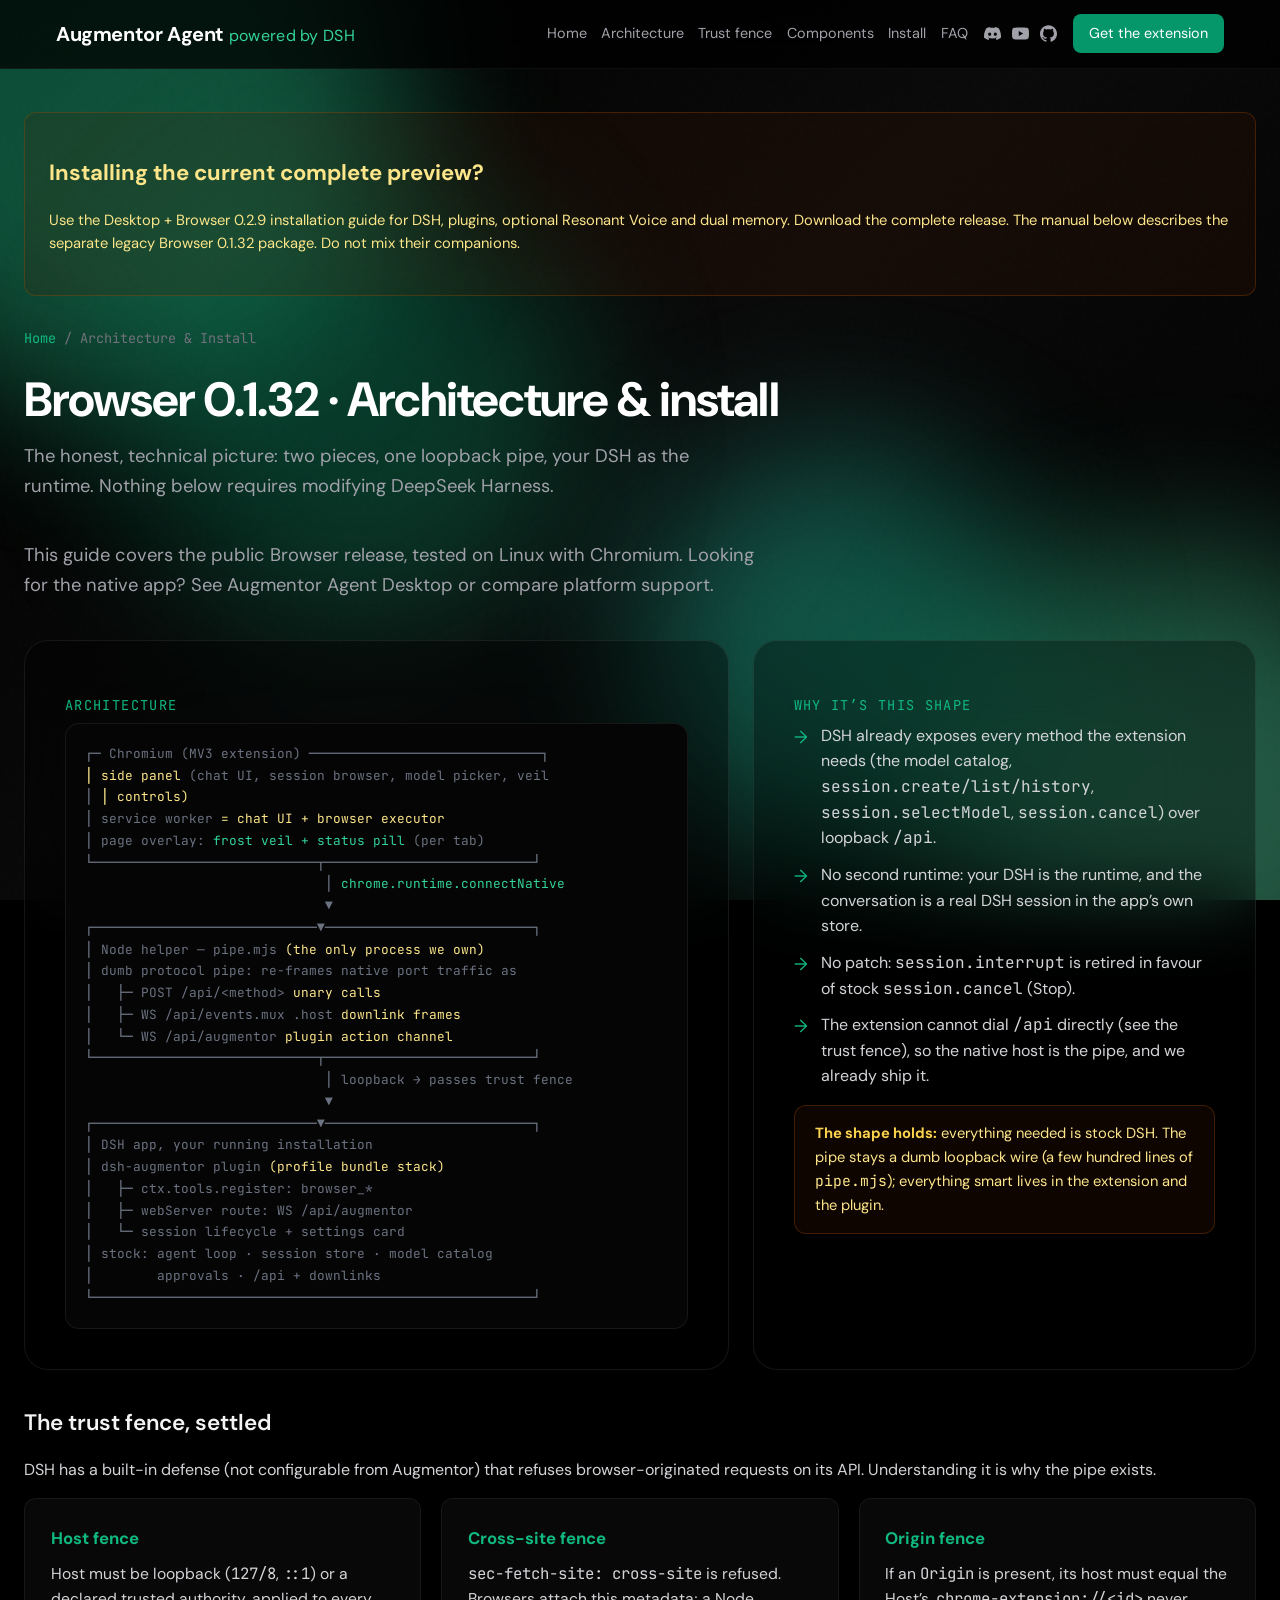
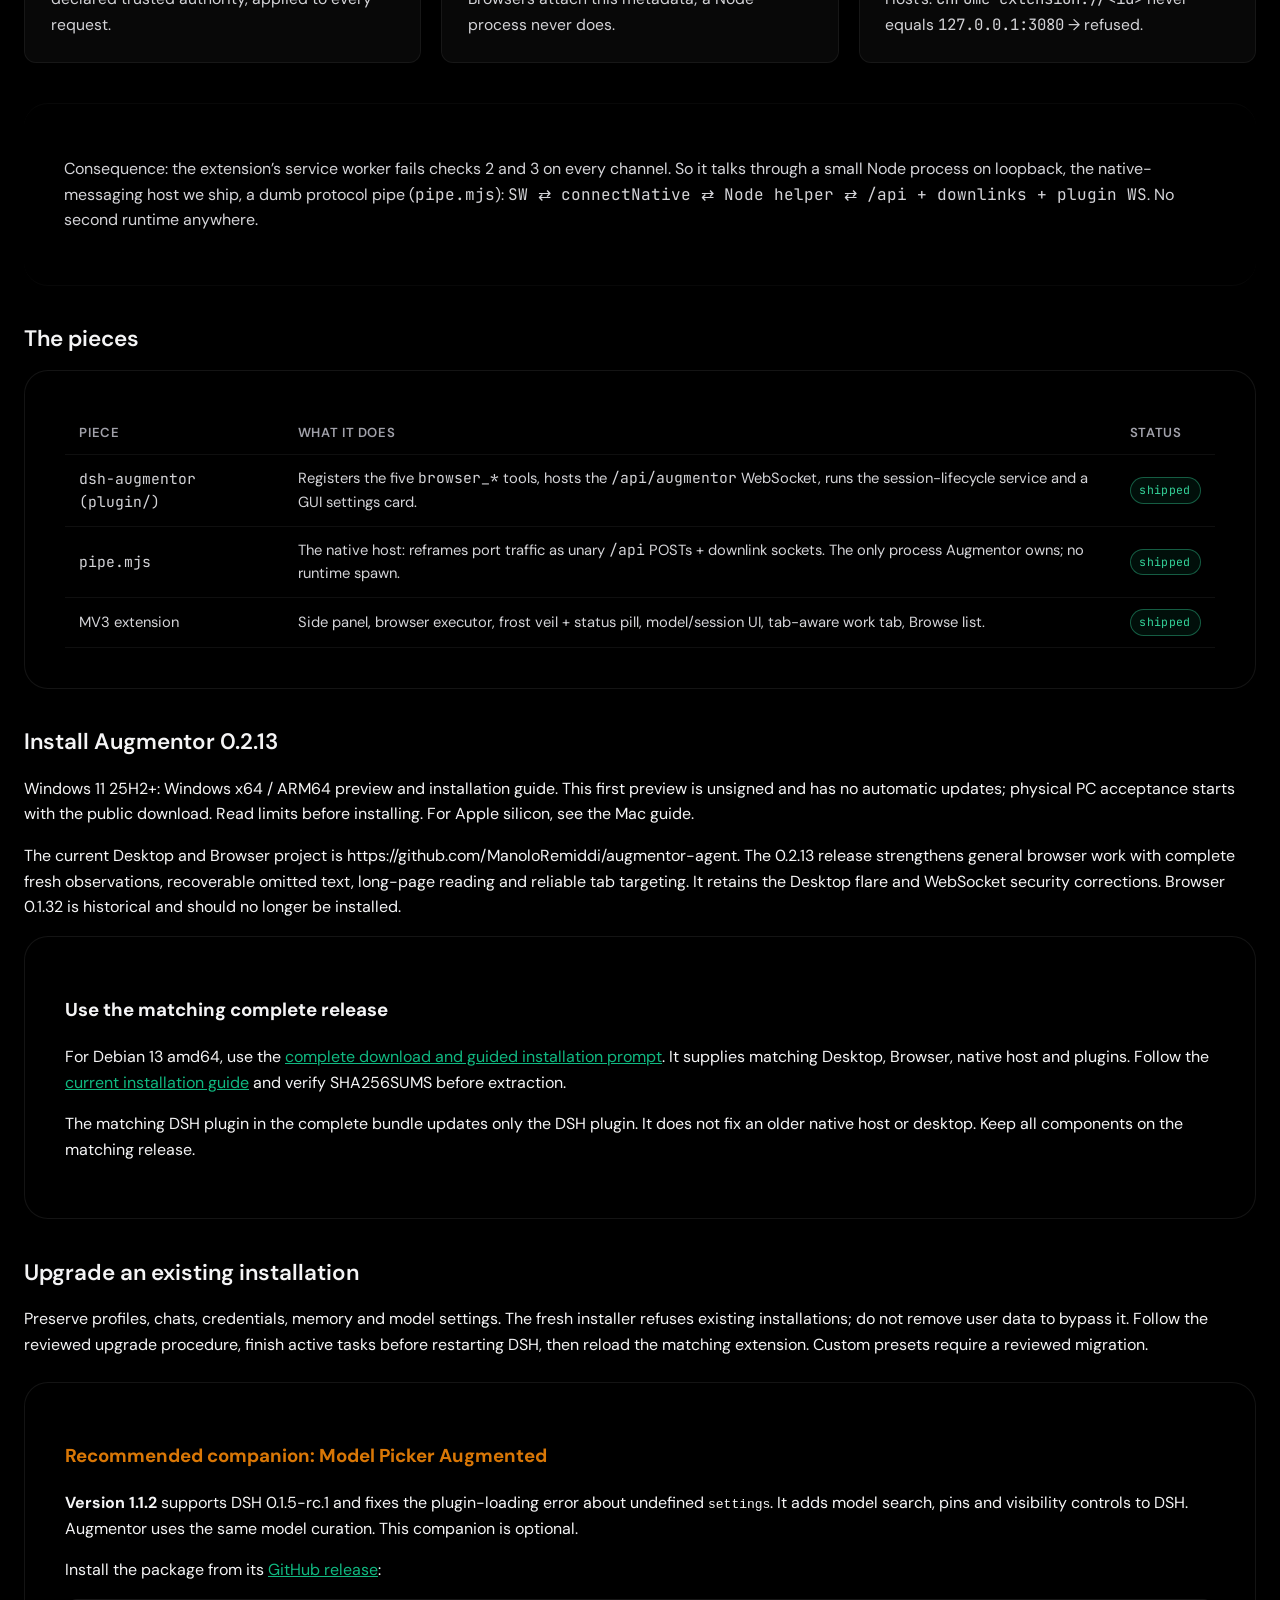
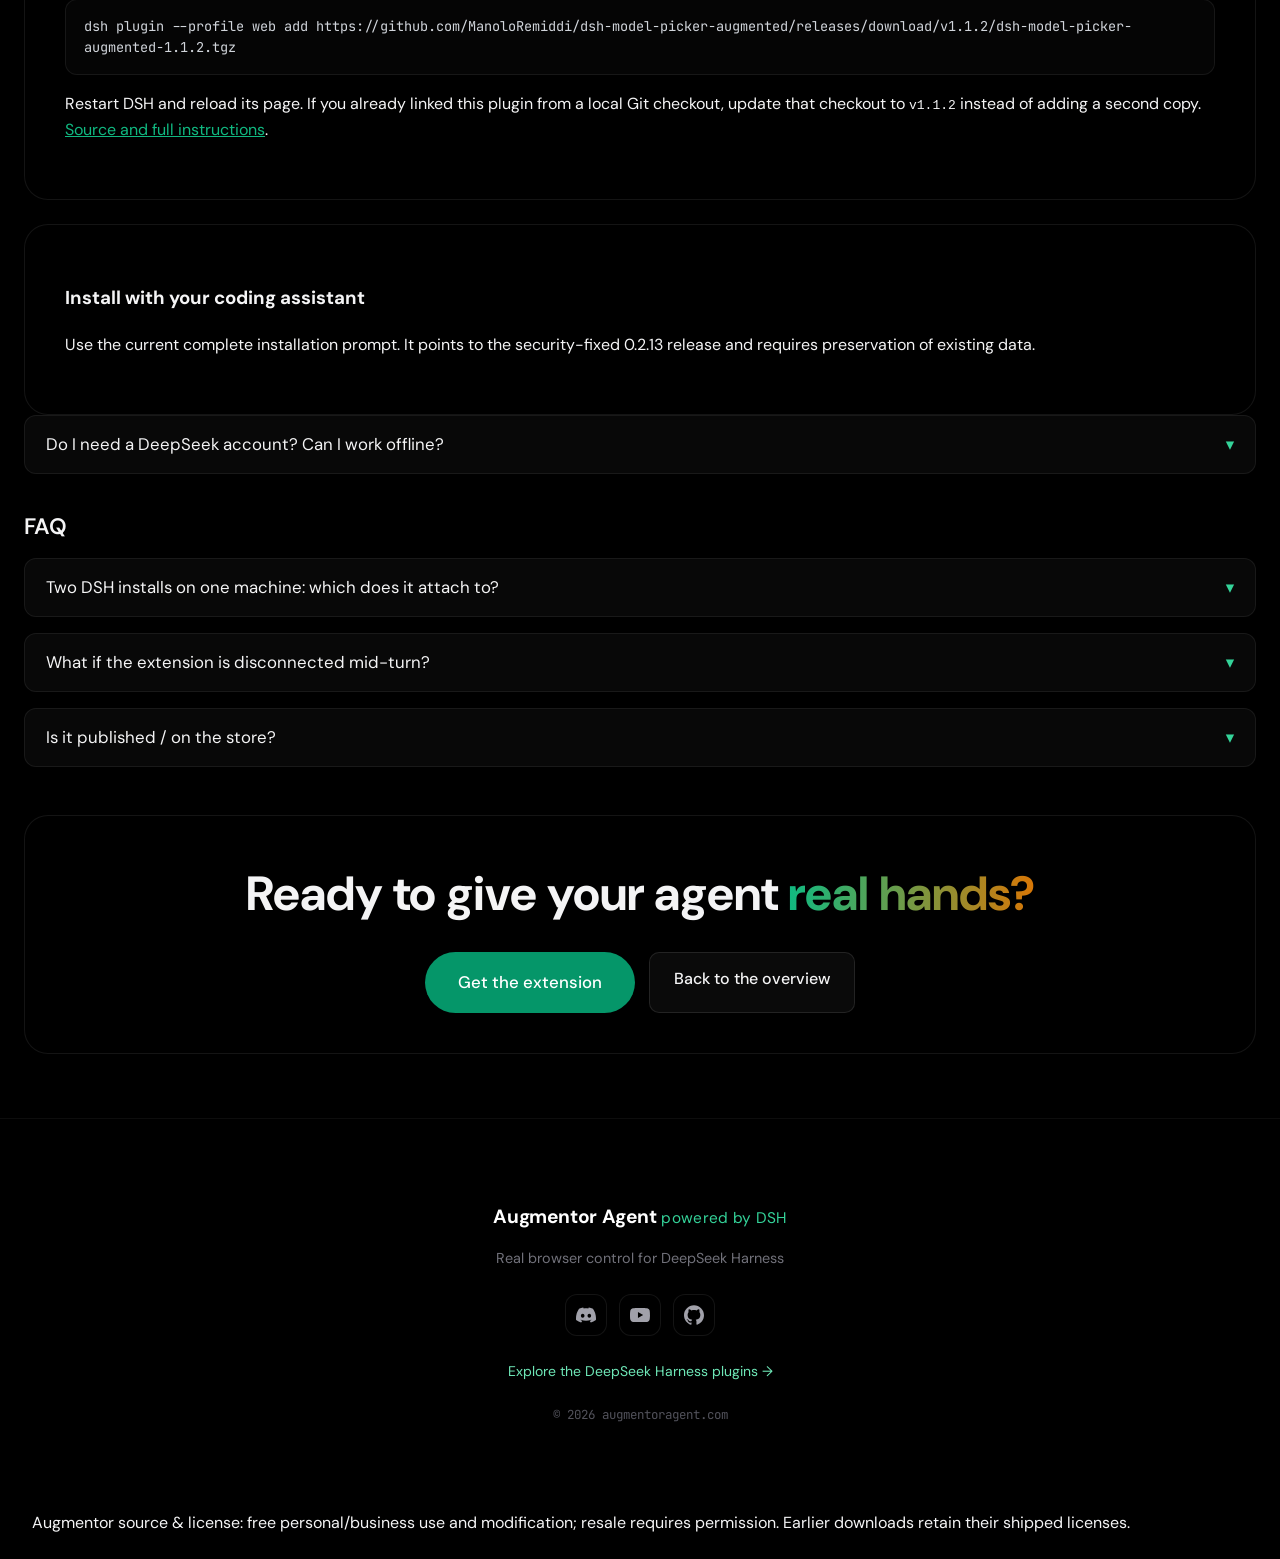
<file: docs.html>
<!DOCTYPE html>

<!-- Augmentor Agent — website (augmentoragent.com)
     Copyright © 2026 Manolo Remiddi
     SPDX-License-Identifier: MIT
     License: MIT — see LICENSE at the repository root. -->

<html lang="en">
<head>
  <meta charset="utf-8">
  <meta name="viewport" content="width=device-width">
  <title>Augmentor Agent · Architecture & Install · augmentoragent.com</title>
  <meta name="description" content="The Augmentor architecture: a DeepSeek Harness plugin plus a Chromium extension connected by a loopback protocol pipe, and how to install it.">
  <link rel="icon" type="image/svg+xml" href="favicon.svg">
  <link rel="preconnect" href="https://fonts.googleapis.com">
  <link rel="preconnect" href="https://fonts.gstatic.com" crossorigin>
  <link href="https://fonts.googleapis.com/css2?family=DM+Sans:wght@300;400;500;600;700&family=JetBrains+Mono:wght@400;500;600&display=swap" rel="stylesheet">
  <link rel="stylesheet" href="assets/style.css?v=16">
  <style>
    .doc-grid { display: grid; grid-template-columns: 1.4fr 1fr; gap: 1.5rem; }
    @media (max-width: 900px) { .doc-grid { grid-template-columns: 1fr; } }
    .arch-box {
      font-family: var(--font-mono); font-size: 0.8rem; line-height: 1.7;
      background: #050505; border: 1px solid rgba(255,255,255,0.07);
      border-radius: 14px; padding: 1.2rem; overflow-x: auto; white-space: pre;
      color: #b9c0c6;
    }
    .arch-box .g { color: #34d399; } .arch-box .y { color: #fde68a; } .arch-box .d { color: #6b7280; }
    .h3sec { margin: 2.2rem 0 0.8rem; font-size: 1.4rem; font-weight: 600; }
    .feature-tag { font-family: var(--font-mono); font-size: 0.75rem; color: var(--color-accent-1); }
  </style>
</head>
<body class="bg-black text-zinc-100 antialiased overflow-x-hidden">

  <div id="background-container">
    <div class="background-base"></div>
    <div class="gradient-orb gradient-orb-1"></div>
    <div class="gradient-orb gradient-orb-2"></div>
    <div class="gradient-orb gradient-orb-3"></div>
    <div class="gradient-orb gradient-orb-4"></div>
    <div class="noise-overlay"></div>
  </div>

  <nav id="main-nav">
    <div class="nav-inner">
      <div class="nav-wrap">
        <div class="nav-row">
          <a href="index.html" class="wordmark"><span class="light">Augmentor Agent</span> <span class="accent">powered by DSH</span></a>
          <div class="nav-links">
            <a href="index.html" class="nav-anchor">Home</a>
            <a href="#arch" class="nav-anchor">Architecture</a>
            <a href="#trust" class="nav-anchor">Trust fence</a>
            <a href="#components" class="nav-anchor">Components</a>
            <a href="#install" class="nav-anchor">Install</a>
            <a href="#faq" class="nav-anchor">FAQ</a>
          </div>
          <div class="nav-social" aria-label="Social links">
            <a class="soc-discord" href="https://discord.gg/MRESQnf4R4" target="_blank" rel="noopener noreferrer" aria-label="Augmentor Discord server" title="Discord">
              <svg viewBox="0 0 24 24" aria-hidden="true"><path d="M20.317 4.3698a19.7913 19.7913 0 00-4.8851-1.5152.0741.0741 0 00-.0785.0371c-.211.3753-.4447.8648-.6083 1.2495-1.8447-.2762-3.68-.2762-5.4868 0-.1636-.3933-.4058-.8742-.6177-1.2495a.077.077 0 00-.0785-.037 19.7363 19.7363 0 00-4.8852 1.515.0699.0699 0 00-.0321.0277C.5334 9.0458-.319 13.5799.0992 18.0578a.0824.0824 0 00.0312.0561c2.0528 1.5076 4.0413 2.4228 5.9929 3.0294a.0777.0777 0 00.0842-.0276c.4616-.6304.8731-1.2952 1.226-1.9942a.076.076 0 00-.0416-.1057c-.6528-.2476-1.2743-.5495-1.8722-.8923a.077.077 0 01-.0076-.1277c.1258-.0943.2517-.1923.3718-.2914a.0743.0743 0 01.0776-.0105c3.9278 1.7933 8.18 1.7933 12.0614 0a.0739.0739 0 01.0785.0095c.1202.099.246.1981.3728.2924a.077.077 0 01-.0066.1276 12.2986 12.2986 0 01-1.873.8914.0766.0766 0 00-.0407.1067c.3604.698.7719 1.3628 1.225 1.9932a.076.076 0 00.0842.0286c1.961-.6067 3.9495-1.5219 6.0023-3.0294a.077.077 0 00.0313-.0552c.5004-5.177-.8382-9.6739-3.5485-13.6604a.061.061 0 00-.0312-.0286zM8.02 15.3312c-1.1825 0-2.1569-1.0857-2.1569-2.419 0-1.3332.9555-2.4189 2.157-2.4189 1.2108 0 2.1757 1.0952 2.1568 2.419 0 1.3332-.9555 2.4189-2.1569 2.4189zm7.9748 0c-1.1825 0-2.1569-1.0857-2.1569-2.419 0-1.3332.9554-2.4189 2.1569-2.4189 1.2108 0 2.1757 1.0952 2.1568 2.419 0 1.3332-.946 2.4189-2.1568 2.4189Z"/></svg>
            </a>
            <a class="soc-youtube" href="https://www.youtube.com/@manolo.remiddi" target="_blank" rel="noopener noreferrer" aria-label="Augmentor Agent on YouTube" title="YouTube">
              <svg viewBox="0 0 24 24" aria-hidden="true"><path d="M23.498 6.186a3.016 3.016 0 0 0-2.122-2.136C19.505 3.545 12 3.545 12 3.545s-7.505 0-9.377.505A3.017 3.017 0 0 0 .502 6.186C0 8.07 0 12 0 12s0 3.93.502 5.814a3.016 3.016 0 0 0 2.122 2.136c1.871.505 9.376.505 9.376.505s7.505 0 9.377-.505a3.015 3.015 0 0 0 2.122-2.136C24 15.93 24 12 24 12s0-3.93-.502-5.814zM9.545 15.568V8.432L15.818 12l-6.273 3.568z"/></svg>
            </a>
            <a class="soc-github" href="https://github.com/ManoloRemiddi/augmentor-agent" target="_blank" rel="noopener noreferrer" aria-label="Augmentor on GitHub" title="GitHub">
              <svg viewBox="0 0 24 24" aria-hidden="true"><path d="M12 .297c-6.63 0-12 5.373-12 12 0 5.303 3.438 9.8 8.205 11.385.6.113.82-.258.82-.577 0-.285-.01-1.04-.015-2.04-3.338.724-4.042-1.61-4.042-1.61C4.422 18.07 3.633 17.7 3.633 17.7c-1.087-.744.084-.729.084-.729 1.205.084 1.838 1.236 1.838 1.236 1.07 1.835 2.809 1.305 3.495.998.108-.776.417-1.305.76-1.605-2.665-.3-5.466-1.332-5.466-5.93 0-1.31.465-2.38 1.235-3.22-.135-.303-.54-1.523.105-3.176 0 0 1.005-.322 3.3 1.23.96-.267 1.98-.399 3-.405 1.02.006 2.04.138 3 .405 2.28-1.552 3.285-1.23 3.285-1.23.645 1.653.24 2.873.12 3.176.765.84 1.23 1.91 1.23 3.22 0 4.61-2.805 5.625-5.475 5.92.42.36.81 1.096.81 2.22 0 1.606-.015 2.896-.015 3.286 0 .315.21.69.825.57C20.565 22.092 24 17.592 24 12.297c0-6.627-5.373-12-12-12"/></svg>
            </a>
          </div>
          <a href="index.html#installation" class="nav-cta">Get the extension</a>
        </div>
      </div>
    </div>
  </nav>

  <div id="scroll-content">
    <div class="shell" style="padding-top:7rem;padding-bottom:4rem;max-width:82rem;">
      <aside class="callout" style="max-width:none;margin:0 0 2rem;padding:1.5rem"><h2>Installing the current complete preview?</h2><p><a href="https://github.com/ManoloRemiddi/augmentor-agent/blob/main/docs/COMPLETE-INSTALL.md">Use the Desktop + Browser 0.2.9 installation guide</a> for DSH, plugins, optional Resonant Voice and dual memory. <a href="index.html#installation">Download the complete release.</a> The manual below describes the separate legacy Browser 0.1.32 package. Do not mix their companions.</p></aside>
<p class="breadcrumb"><a href="index.html">Home</a> / Architecture &amp; Install</p>
      <h1 class="section-head">Browser 0.1.32 · Architecture &amp; install</h1>
      <p class="section-lead">The honest, technical picture: two pieces, one loopback pipe, your DSH as the runtime. Nothing below requires modifying DeepSeek Harness.</p>

<p class="section-lead">This guide covers the public Browser release, tested on Linux with Chromium. Looking for the native app? See <a href="desktop.html">Augmentor Agent Desktop</a> or compare <a href="index.html#availability">platform support</a>.</p>
      <!-- Architecture -->
      <div id="arch" class="doc-grid" style="margin-top:1rem;">
        <div class="glass-card reveal">
          <p class="step-num">ARCHITECTURE</p>
          <div class="arch-box"><span class="d">┌─ Chromium (MV3 extension) ─────────────────────────────┐</span>
<span class="y">│ side panel</span> <span class="d">(chat UI, session browser, model picker, veil</span>
<span class="d">│</span> <span class="y">│ controls)</span>
<span class="d">│ service worker</span> <span class="y">= chat UI + browser executor</span>
<span class="d">│ page overlay:</span> <span class="g">frost veil + status pill</span> <span class="d">(per tab)</span>
<span class="d">└────────────────────────────┬──────────────────────────┘</span>
<span class="d">                              │</span> <span class="g">chrome.runtime.connectNative</span>
<span class="d">                              ▼</span>
<span class="d">┌────────────────────────────▼──────────────────────────┐</span>
<span class="d">│ Node helper — pipe.mjs</span> <span class="y">(the only process we own)</span>
<span class="d">│ dumb protocol pipe: re-frames native port traffic as</span>
<span class="d">│   ├─ POST /api/&lt;method&gt;</span> <span class="y">unary calls</span>
<span class="d">│   ├─ WS /api/events.mux .host</span> <span class="y">downlink frames</span>
<span class="d">│   └─ WS /api/augmentor</span> <span class="y">plugin action channel</span>
<span class="d">└────────────────────────────┬──────────────────────────┘</span>
<span class="d">                              │ loopback → passes trust fence</span>
<span class="d">                              ▼</span>
<span class="d">┌────────────────────────────▼──────────────────────────┐</span>
<span class="d">│ DSH app, your running installation</span>
<span class="d">│ dsh-augmentor plugin</span> <span class="y">(profile bundle stack)</span>
<span class="d">│   ├─ ctx.tools.register: browser_*</span>
<span class="d">│   ├─ webServer route: WS /api/augmentor</span>
<span class="d">│   └─ session lifecycle + settings card</span>
<span class="d">│ stock: agent loop · session store · model catalog</span>
<span class="d">│        approvals · /api + downlinks</span>
<span class="d">└───────────────────────────────────────────────────────┘</span></div>
        </div>

        <div class="glass-card reveal">
          <p class="step-num">WHY IT’S THIS SHAPE</p>
          <ul class="arrow-list" style="margin-top:0.4rem;">
            <li><span class="arrow">→</span><span>DSH already exposes every method the extension needs (the model catalog, <code class="mono">session.create/list/history</code>, <code class="mono">session.selectModel</code>, <code class="mono">session.cancel</code>) over loopback <code class="mono">/api</code>.</span></li>
            <li><span class="arrow">→</span><span>No second runtime: your DSH is the runtime, and the conversation is a real DSH session in the app’s own store.</span></li>
            <li><span class="arrow">→</span><span>No patch: <code class="mono">session.interrupt</code> is retired in favour of stock <code class="mono">session.cancel</code> (Stop).</span></li>
            <li><span class="arrow">→</span><span>The extension cannot dial <code class="mono">/api</code> directly (see the trust fence), so the native host is the pipe, and we already ship it.</span></li>
          </ul>
          <div class="callout" style="max-width:none;margin-top:1rem;"><strong>The shape holds:</strong> everything needed is stock DSH. The pipe stays a dumb loopback wire (a few hundred lines of <code class="mono">pipe.mjs</code>); everything smart lives in the extension and the plugin.</div>
        </div>
      </div>

      <!-- Trust fence -->
      <h2 id="trust" class="h3sec">The trust fence, settled</h2>
      <p style="color:var(--text-mid);">DSH has a built-in defense (not configurable from Augmentor) that refuses browser-originated requests on its API. Understanding it is why the pipe exists.</p>
      <div class="grid-3">
        <div class="card reveal"><h3 class="color-primary" style="font-size:1.05rem;">Host fence</h3><p>Host must be loopback (<code class="mono">127/8</code>, <code class="mono">::1</code>) or a declared trusted authority, applied to every request.</p></div>
        <div class="card reveal"><h3 class="color-primary" style="font-size:1.05rem;">Cross-site fence</h3><p><code class="mono">sec-fetch-site: cross-site</code> is refused. Browsers attach this metadata; a Node process never does.</p></div>
        <div class="card reveal"><h3 class="color-primary" style="font-size:1.05rem;">Origin fence</h3><p>If an <code class="mono">Origin</code> is present, its host must equal the Host’s. <code class="mono">chrome-extension://&lt;id&gt;</code> never equals <code class="mono">127.0.0.1:3080</code> → refused.</p></div>
      </div>
      <div class="glass-banner mt-10 reveal"><div class="banner-content">
        <p style="color:var(--text-mid);">Consequence: the extension’s service worker fails checks 2 and 3 on every channel. So it talks through a small Node process on loopback, the native-messaging host we ship, a dumb protocol pipe (<code class="mono">pipe.mjs</code>): <code class="mono">SW ⇄ connectNative ⇄ Node helper ⇄ /api + downlinks + plugin WS</code>. No second runtime anywhere.</p>
      </div></div>

      <!-- Components -->
      <h2 id="components" class="h3sec">The pieces</h2>
      <div class="glass-card reveal" style="overflow-x:auto;">
        <table class="table">
          <thead><tr><th>Piece</th><th>What it does</th><th>Status</th></tr></thead>
          <tbody>
            <tr><td class="mono">dsh-augmentor (plugin/)</td><td>Registers the five <code class="mono">browser_*</code> tools, hosts the <code class="mono">/api/augmentor</code> WebSocket, runs the session-lifecycle service and a GUI settings card.</td><td><span class="badge">shipped</span></td></tr>
            <tr><td class="mono">pipe.mjs</td><td>The native host: reframes port traffic as unary <code class="mono">/api</code> POSTs + downlink sockets. The only process Augmentor owns; no runtime spawn.</td><td><span class="badge">shipped</span></td></tr>
            <tr><td>MV3 extension</td><td>Side panel, browser executor, frost veil + status pill, model/session UI, tab-aware work tab, Browse list.</td><td><span class="badge">shipped</span></td></tr>
          </tbody>
        </table>
      </div>

      <!-- Install -->
<h2 id="install" class="h3sec">Install Augmentor 0.2.13</h2>
<p>Windows 11 25H2+: <a href="windows.html">Windows x64 / ARM64 preview and installation guide</a>. This first preview is unsigned and has no automatic updates; physical PC acceptance starts with the public download. <a href="windows.html#limits">Read limits before installing</a>. For Apple silicon, see the <a href="macos.html">Mac guide</a>.</p>
<p>The current Desktop and Browser project is https://github.com/ManoloRemiddi/augmentor-agent. The 0.2.13 release strengthens general browser work with complete fresh observations, recoverable omitted text, long-page reading and reliable tab targeting. It retains the Desktop flare and WebSocket security corrections. Browser 0.1.32 is historical and should no longer be installed.</p>
<div class="glass-card install-col"><h3>Use the matching complete release</h3><p>For Debian 13 amd64, use the <a href="index.html#installation">complete download and guided installation prompt</a>. It supplies matching Desktop, Browser, native host and plugins. Follow the <a href="https://github.com/ManoloRemiddi/augmentor-agent/blob/main/docs/COMPLETE-INSTALL.md">current installation guide</a> and verify SHA256SUMS before extraction.</p><p>The matching DSH plugin in the complete bundle updates only the DSH plugin. It does not fix an older native host or desktop. Keep all components on the matching release.</p></div>
<h3 id="updates" class="h3sec">Upgrade an existing installation</h3>
<p>Preserve profiles, chats, credentials, memory and model settings. The fresh installer refuses existing installations; do not remove user data to bypass it. Follow the <a href="https://github.com/ManoloRemiddi/augmentor-agent/blob/main/docs/RELEASE-0.2.13.md#existing-installations">reviewed upgrade procedure</a>, finish active tasks before restarting DSH, then reload the matching extension. Custom presets require a reviewed migration.</p>
<div class="glass-card" id="model-picker" style="margin-top:1.5rem;">
<h3 class="color-secondary">Recommended companion: Model Picker Augmented</h3>
<p><strong>Version 1.1.2</strong> supports DSH 0.1.5-rc.1 and fixes the plugin-loading error about undefined <code>settings</code>. It adds model search, pins and visibility controls to DSH. Augmentor uses the same model curation. This companion is optional.</p>
<p>Install the package from its <a href="https://github.com/ManoloRemiddi/dsh-model-picker-augmented/releases/tag/v1.1.2">GitHub release</a>:</p>
<div class="code">dsh plugin --profile web add https://github.com/ManoloRemiddi/dsh-model-picker-augmented/releases/download/v1.1.2/dsh-model-picker-augmented-1.1.2.tgz</div>
<p>Restart DSH and reload its page. If you already linked this plugin from a local Git checkout, update that checkout to <code>v1.1.2</code> instead of adding a second copy. <a href="https://github.com/ManoloRemiddi/dsh-model-picker-augmented">Source and full instructions</a>.</p>
</div>
<div class="glass-card" style="margin-top:1.5rem;"><h3>Install with your coding assistant</h3><p>Use the <a href="index.html#installation">current complete installation prompt</a>. It points to the security-fixed 0.2.13 release and requires preservation of existing data.</p></div>

      <!-- FAQ -->
<div class="faq-item reveal"><button class="faq-q"><span>Do I need a DeepSeek account? Can I work offline?</span><span class="chev">▾</span></button><div class="faq-a">DSH's local web login only connects your browser to DSH on your PC. Reopen the complete URL printed by <code>dsh web</code> if authentication is required. A configured local model can run offline once its software and model files are installed. Cloud models need their provider's credentials and internet; visiting online pages also requires internet.</div></div>
      <h2 id="faq" class="h3sec">FAQ</h2>
      <div class="faq-item reveal">
        <button class="faq-q"><span>Two DSH installs on one machine: which does it attach to?</span><span class="chev">▾</span></button>
        <div class="faq-a">One running app per port. The pipe dials <code class="mono">$DSH_AUGMENTOR_URL</code> (default <code class="mono">http://127.0.0.1:3080</code>, set in the native host’s environment); the handshake reports which deployment it reached, and the panel’s “Open in DSH” follows the same endpoint.</div>
      </div>
      <div class="faq-item reveal">
        <button class="faq-q"><span>What if the extension is disconnected mid-turn?</span><span class="chev">▾</span></button>
        <div class="faq-a">The tool handler returns a readable “no browser client connected” result and never blocks the turn. Reconnect reopens the pipe and refetches the session baseline.</div>
      </div>
      <div class="faq-item reveal">
        <button class="faq-q"><span>Is it published / on the store?</span><span class="chev">▾</span></button>
        <div class="faq-a">The public 0.2.13 complete release is on GitHub. Use its matching extension and native companion; the matching DSH plugin is included in the complete bundle. The extension is not currently distributed through a browser store.</div>
      </div>

      <div class="glass-card cta-card reveal mt-10" style="margin-top:3rem;">
        <h2>Ready to give your agent <span class="gradient-text">real hands?</span></h2>
        <div class="flex-center" style="margin-top:1.2rem;">
          <a href="index.html#installation" class="btn btn-round">Get the extension</a>
          <a href="index.html" class="btn btn-ghost">Back to the overview</a>
        </div>
      </div>
    </div>

    <footer>
      <p class="wordmark"><span class="light">Augmentor Agent</span> <span class="accent">powered by DSH</span></p>
      <p class="tag">Real browser control for DeepSeek Harness</p>
      <nav class="footer-social" aria-label="Social links">
        <a class="soc-discord" href="https://discord.gg/MRESQnf4R4" target="_blank" rel="noopener noreferrer" aria-label="Augmentor Discord server" title="Discord">
          <svg viewBox="0 0 24 24" aria-hidden="true"><path d="M20.317 4.3698a19.7913 19.7913 0 00-4.8851-1.5152.0741.0741 0 00-.0785.0371c-.211.3753-.4447.8648-.6083 1.2495-1.8447-.2762-3.68-.2762-5.4868 0-.1636-.3933-.4058-.8742-.6177-1.2495a.077.077 0 00-.0785-.037 19.7363 19.7363 0 00-4.8852 1.515.0699.0699 0 00-.0321.0277C.5334 9.0458-.319 13.5799.0992 18.0578a.0824.0824 0 00.0312.0561c2.0528 1.5076 4.0413 2.4228 5.9929 3.0294a.0777.0777 0 00.0842-.0276c.4616-.6304.8731-1.2952 1.226-1.9942a.076.076 0 00-.0416-.1057c-.6528-.2476-1.2743-.5495-1.8722-.8923a.077.077 0 01-.0076-.1277c.1258-.0943.2517-.1923.3718-.2914a.0743.0743 0 01.0776-.0105c3.9278 1.7933 8.18 1.7933 12.0614 0a.0739.0739 0 01.0785.0095c.1202.099.246.1981.3728.2924a.077.077 0 01-.0066.1276 12.2986 12.2986 0 01-1.873.8914.0766.0766 0 00-.0407.1067c.3604.698.7719 1.3628 1.225 1.9932a.076.076 0 00.0842.0286c1.961-.6067 3.9495-1.5219 6.0023-3.0294a.077.077 0 00.0313-.0552c.5004-5.177-.8382-9.6739-3.5485-13.6604a.061.061 0 00-.0312-.0286zM8.02 15.3312c-1.1825 0-2.1569-1.0857-2.1569-2.419 0-1.3332.9555-2.4189 2.157-2.4189 1.2108 0 2.1757 1.0952 2.1568 2.419 0 1.3332-.9555 2.4189-2.1569 2.4189zm7.9748 0c-1.1825 0-2.1569-1.0857-2.1569-2.419 0-1.3332.9554-2.4189 2.1569-2.4189 1.2108 0 2.1757 1.0952 2.1568 2.419 0 1.3332-.946 2.4189-2.1568 2.4189Z"/></svg>
        </a>
        <a class="soc-youtube" href="https://www.youtube.com/@manolo.remiddi" target="_blank" rel="noopener noreferrer" aria-label="Augmentor Agent on YouTube" title="YouTube">
          <svg viewBox="0 0 24 24" aria-hidden="true"><path d="M23.498 6.186a3.016 3.016 0 0 0-2.122-2.136C19.505 3.545 12 3.545 12 3.545s-7.505 0-9.377.505A3.017 3.017 0 0 0 .502 6.186C0 8.07 0 12 0 12s0 3.93.502 5.814a3.016 3.016 0 0 0 2.122 2.136c1.871.505 9.376.505 9.376.505s7.505 0 9.377-.505a3.015 3.015 0 0 0 2.122-2.136C24 15.93 24 12 24 12s0-3.93-.502-5.814zM9.545 15.568V8.432L15.818 12l-6.273 3.568z"/></svg>
        </a>
        <a class="soc-github" href="https://github.com/ManoloRemiddi/augmentor-agent" target="_blank" rel="noopener noreferrer" aria-label="Augmentor on GitHub" title="GitHub">
          <svg viewBox="0 0 24 24" aria-hidden="true"><path d="M12 .297c-6.63 0-12 5.373-12 12 0 5.303 3.438 9.8 8.205 11.385.6.113.82-.258.82-.577 0-.285-.01-1.04-.015-2.04-3.338.724-4.042-1.61-4.042-1.61C4.422 18.07 3.633 17.7 3.633 17.7c-1.087-.744.084-.729.084-.729 1.205.084 1.838 1.236 1.838 1.236 1.07 1.835 2.809 1.305 3.495.998.108-.776.417-1.305.76-1.605-2.665-.3-5.466-1.332-5.466-5.93 0-1.31.465-2.38 1.235-3.22-.135-.303-.54-1.523.105-3.176 0 0 1.005-.322 3.3 1.23.96-.267 1.98-.399 3-.405 1.02.006 2.04.138 3 .405 2.28-1.552 3.285-1.23 3.285-1.23.645 1.653.24 2.873.12 3.176.765.84 1.23 1.91 1.23 3.22 0 4.61-2.805 5.625-5.475 5.92.42.36.81 1.096.81 2.22 0 1.606-.015 2.896-.015 3.286 0 .315.21.69.825.57C20.565 22.092 24 17.592 24 12.297c0-6.627-5.373-12-12-12"/></svg>
        </a>
      </nav>
      <p class="plugin-footer-link"><a href="plugins.html">Explore the DeepSeek Harness plugins →</a></p>
      <p class="legal">© 2026 augmentoragent.com</p>
    </footer>
  </div>

  <script>
    const observer = new IntersectionObserver((entries) => {
      entries.forEach(e => { if (e.isIntersecting) e.target.classList.add('visible'); });
    }, { threshold: 0.12 });
    document.querySelectorAll('.reveal').forEach(el => observer.observe(el));
    document.querySelectorAll('.faq-q').forEach(q => {
      q.addEventListener('click', () => q.parentElement.classList.toggle('open'));
    });
  </script>
<p class="shell" style="padding:24px 0"><a href="licensing.html">Augmentor source &amp; license: free personal/business use and modification; resale requires permission.</a> Earlier downloads retain their shipped licenses.</p></body>
</html>
</file>
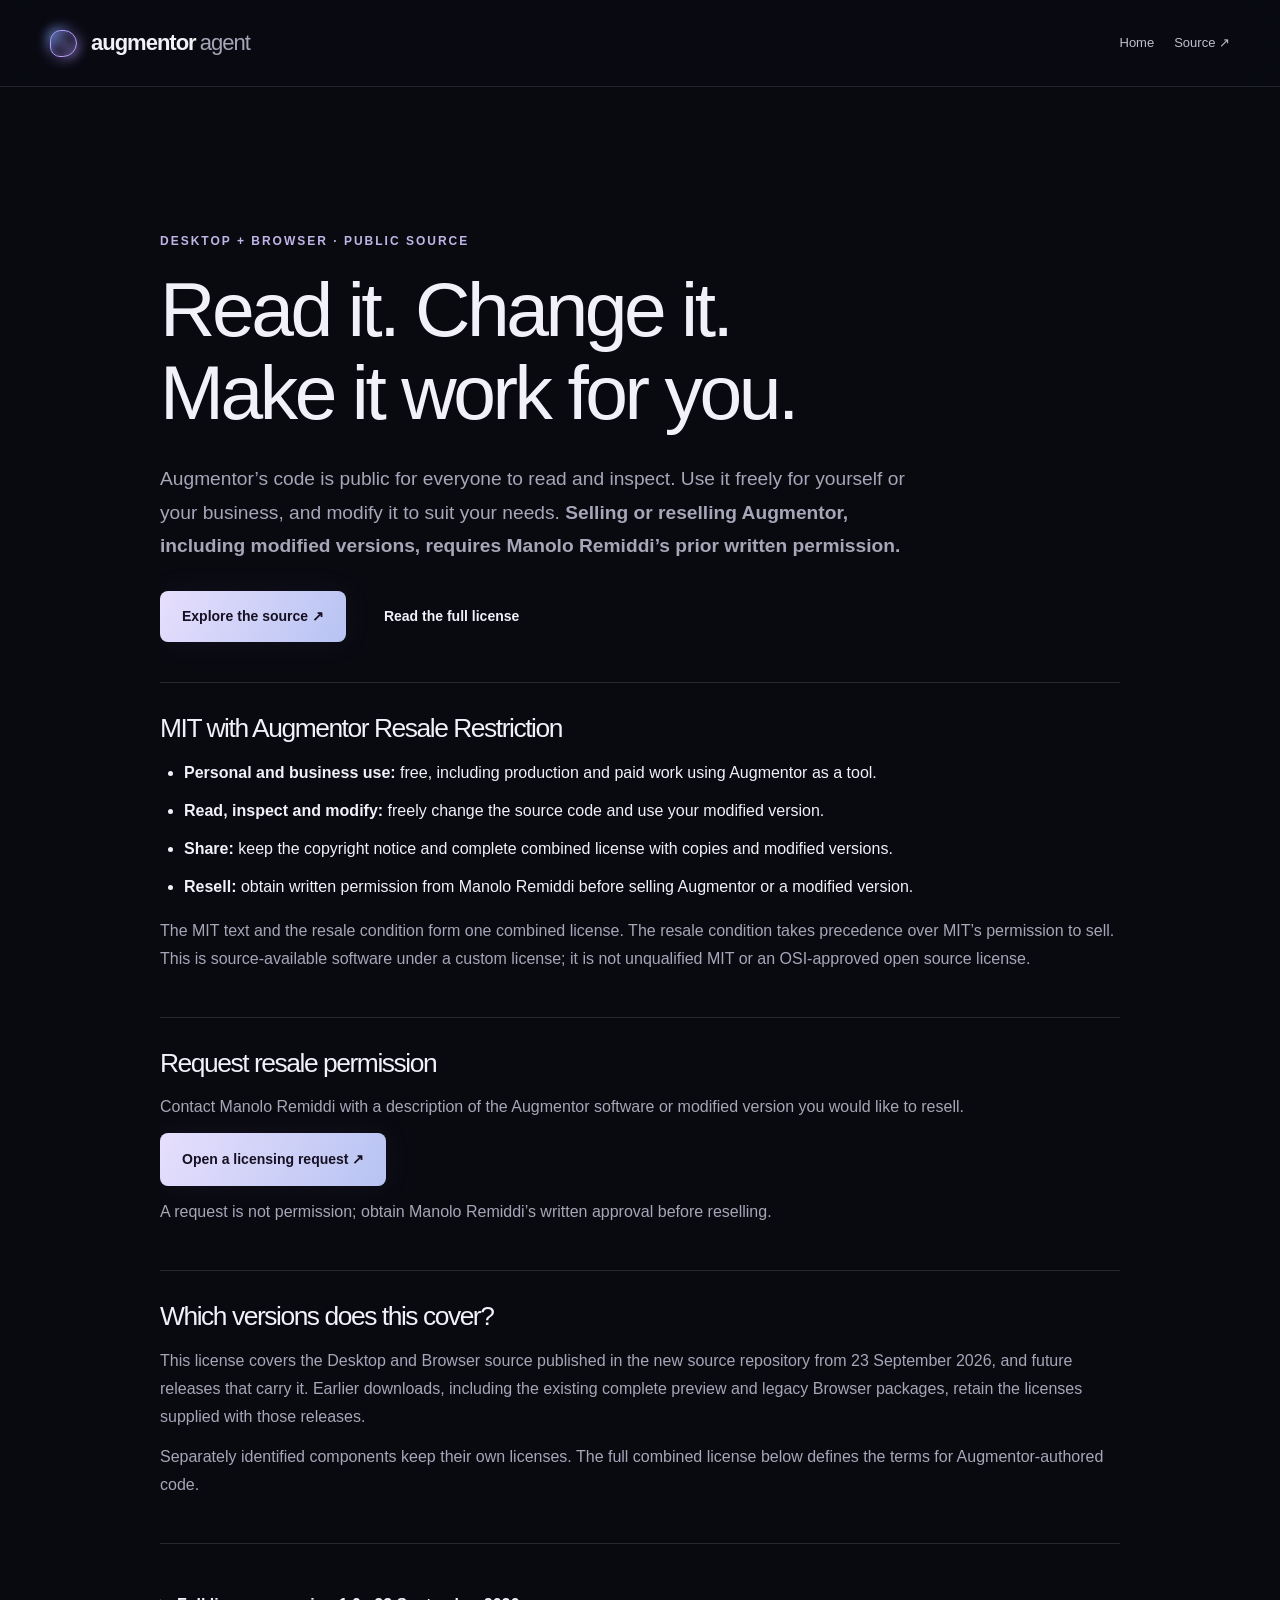
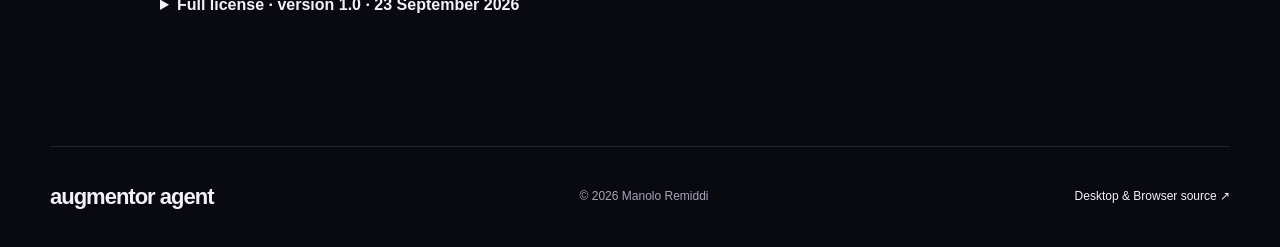
<file: licensing.html>
<!doctype html>
<!-- Copyright © 2026 Manolo Remiddi · SPDX-License-Identifier: MIT -->
<html lang="en">
<head>
<meta charset="utf-8"><meta name="viewport" content="width=device-width,initial-scale=1">
<title>Augmentor Agent — Source &amp; license</title>
<meta name="description" content="Read, inspect, use and modify Augmentor Desktop and Browser freely, personally or in your business. Resale requires Manolo Remiddi’s written permission.">
<link rel="icon" href="assets/redesign-icon.svg">
<link rel="stylesheet" href="assets/redesign.css?v=20260921-brand1">
<link rel="stylesheet" href="assets/brand-orb.css?v=1">
<style>
.license-page{max-width:960px;padding-top:132px;padding-bottom:80px}.license-page h1{font-size:clamp(2.5rem,7vw,4.8rem);line-height:1.08;letter-spacing:-.045em;margin:16px 0 28px}.license-page h2{font-size:1.65rem;margin:0 0 16px}.license-page p,.license-page li{line-height:1.75}.license-page p{margin:12px 0}.license-page section{padding:32px 0;border-top:1px solid rgba(255,255,255,.12)}.license-page ul{padding-left:24px}.license-page li{margin:10px 0}.license-page .lead{font-size:1.2rem;max-width:760px}.license-page .license-actions{display:flex;gap:16px;flex-wrap:wrap;margin:28px 0 40px}.license-page pre{white-space:pre-wrap;overflow-wrap:anywhere;font-size:.85rem;line-height:1.65;padding:24px;background:rgba(255,255,255,.035);border:1px solid rgba(255,255,255,.12);border-radius:16px}.license-page summary{cursor:pointer;padding:16px 0;font-weight:600}.license-page a:not(.button){text-decoration:underline;text-underline-offset:4px}#permission{scroll-margin-top:100px}@media(max-width:640px){.license-page{padding-top:112px}.license-page pre{padding:16px}.masthead nav{display:flex!important;gap:12px;font-size:.8rem}}
</style>
</head>
<body>
<header class="masthead"><a class="brand" href="index.html"><span class="brand-orb" aria-hidden="true"></span>augmentor<span class="brand-agent">agent</span></a><nav aria-label="Main"><a href="index.html">Home</a><a href="https://github.com/ManoloRemiddi/augmentor-agent">Source ↗</a></nav></header>
<main class="shell license-page">
<p class="eyebrow">DESKTOP + BROWSER · PUBLIC SOURCE</p>
<h1>Read it. Change it.<br>Make it work for you.</h1>
<p class="lead">Augmentor’s code is public for everyone to read and inspect. Use it freely for yourself or your business, and modify it to suit your needs. <strong>Selling or reselling Augmentor, including modified versions, requires Manolo Remiddi’s prior written permission.</strong></p>
<div class="license-actions"><a class="button primary" href="https://github.com/ManoloRemiddi/augmentor-agent">Explore the source ↗</a><a class="button" href="augmentor-license.txt">Read the full license</a></div>
<section aria-labelledby="permissions"><h2 id="permissions">MIT with Augmentor Resale Restriction</h2>
<ul><li><strong>Personal and business use:</strong> free, including production and paid work using Augmentor as a tool.</li><li><strong>Read, inspect and modify:</strong> freely change the source code and use your modified version.</li><li><strong>Share:</strong> keep the copyright notice and complete combined license with copies and modified versions.</li><li><strong>Resell:</strong> obtain written permission from Manolo Remiddi before selling Augmentor or a modified version.</li></ul>
<p>The MIT text and the resale condition form one combined license. The resale condition takes precedence over MIT’s permission to sell. This is source-available software under a custom license; it is not unqualified MIT or an OSI-approved open source license.</p></section>
<section id="permission"><h2>Request resale permission</h2><p>Contact Manolo Remiddi with a description of the Augmentor software or modified version you would like to resell.</p><p><a class="button primary" href="https://github.com/ManoloRemiddi/augmentor-agent/issues/new?title=Augmentor%20resale%20permission%20request">Open a licensing request ↗</a></p><p>A request is not permission; obtain Manolo Remiddi’s written approval before reselling.</p></section>
<section aria-labelledby="scope"><h2 id="scope">Which versions does this cover?</h2><p>This license covers the Desktop and Browser source published in the new source repository from 23 September 2026, and future releases that carry it. Earlier downloads, including the existing complete preview and legacy Browser packages, retain the licenses supplied with those releases.</p><p>Separately identified components keep their own licenses. The full combined license below defines the terms for Augmentor-authored code.</p></section>
<section><details><summary>Full license · version 1.0 · 23 September 2026</summary><pre>MIT with Augmentor Resale Restriction
Version 1.0 — 23 September 2026
SPDX-License-Identifier: LicenseRef-Augmentor-MIT-Resale-1.0

Copyright (c) 2026 Manolo Remiddi

This is one combined license: the MIT terms below are subject to the mandatory
Augmentor Resale Restriction. They are not alternative licenses.

AUGMENTOR RESALE RESTRICTION

Notwithstanding the permission to sell granted in the MIT terms below, selling
or reselling the Software, in source or executable form, including modified
versions, requires prior written permission from Manolo Remiddi.

All other MIT permissions remain available, including reading, inspecting,
copying, using, modifying and sharing the Software. Personal and business use
are permitted without a fee, including use in production and paid work. Using
the Software as a tool in paid work does not by itself constitute selling the
Software. Outputs are not subject to this restriction merely because they were
created using the Software; copies of the Software contained in an output
remain subject to this license.

This condition must accompany all copies or substantial portions of the
Software, including modified versions. Redistribution or sublicensing must
preserve this condition and cannot grant permission to sell or resell the
Software without Manolo Remiddi&#x27;s prior written permission. In any conflict
with the MIT terms below, this condition takes precedence.

For resale permission, contact Manolo Remiddi through the licensing contact at:
https://augmentoragent.com/licensing.html#permission

This license covers Augmentor-authored code carrying this license. Separately
identified third-party components retain their own licenses. It does not
revoke permissions already granted for copies under earlier licenses.

MIT TERMS (SUBJECT TO THE AUGMENTOR RESALE RESTRICTION ABOVE)

MIT License

Copyright (c) 2026 Manolo Remiddi

Permission is hereby granted, free of charge, to any person obtaining a copy
of this software and associated documentation files (the &quot;Software&quot;), to deal
in the Software without restriction, including without limitation the rights
to use, copy, modify, merge, publish, distribute, sublicense, and/or sell
copies of the Software, and to permit persons to whom the Software is
furnished to do so, subject to the following conditions:

The above copyright notice and this permission notice shall be included in all
copies or substantial portions of the Software.

THE SOFTWARE IS PROVIDED &quot;AS IS&quot;, WITHOUT WARRANTY OF ANY KIND, EXPRESS OR
IMPLIED, INCLUDING BUT NOT LIMITED TO THE WARRANTIES OF MERCHANTABILITY,
FITNESS FOR A PARTICULAR PURPOSE AND NONINFRINGEMENT. IN NO EVENT SHALL THE
AUTHORS OR COPYRIGHT HOLDERS BE LIABLE FOR ANY CLAIM, DAMAGES OR OTHER
LIABILITY, WHETHER IN AN ACTION OF CONTRACT, TORT OR OTHERWISE, ARISING FROM,
OUT OF OR IN CONNECTION WITH THE SOFTWARE OR THE USE OR OTHER DEALINGS IN THE
SOFTWARE.
</pre></details></section>
</main><footer class="shell"><a class="brand" href="index.html">augmentor agent</a><p>© 2026 Manolo Remiddi</p><a href="https://github.com/ManoloRemiddi/augmentor-agent">Desktop &amp; Browser source ↗</a></footer>
</body></html>
</file>
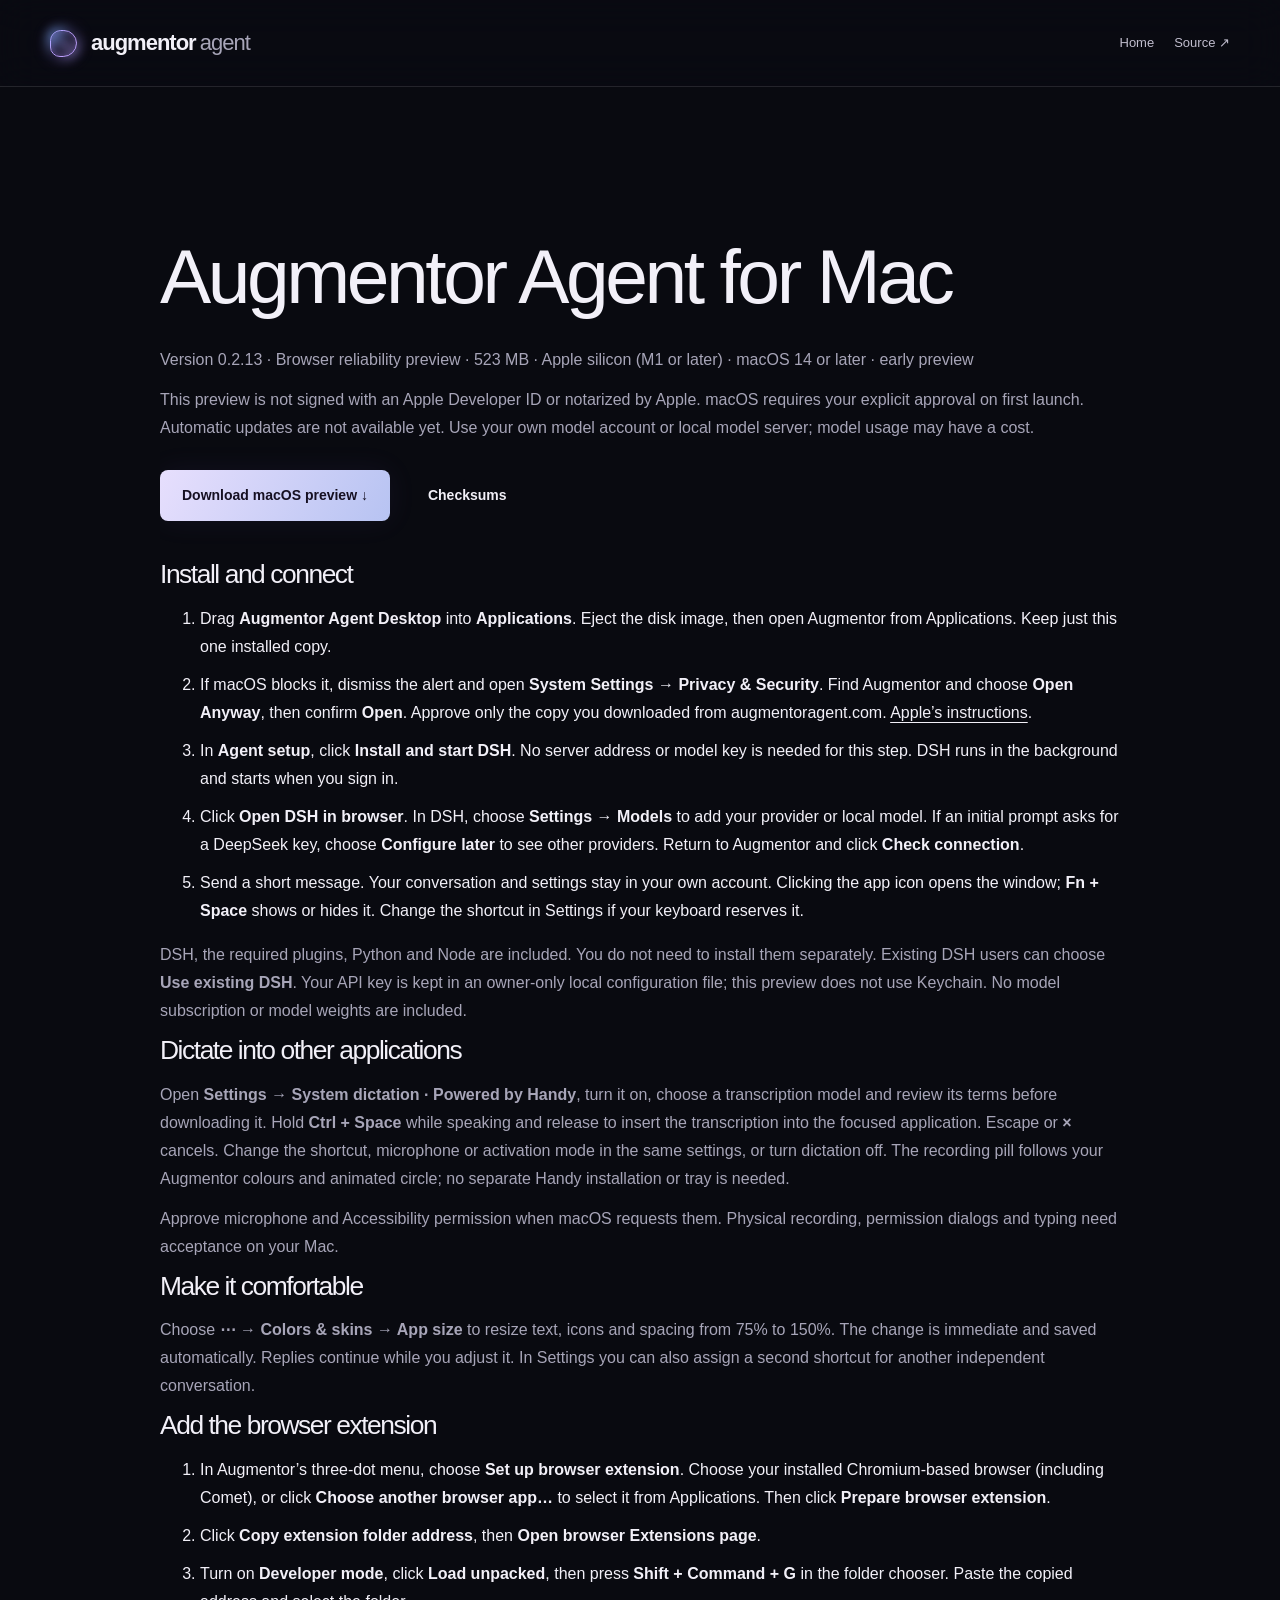
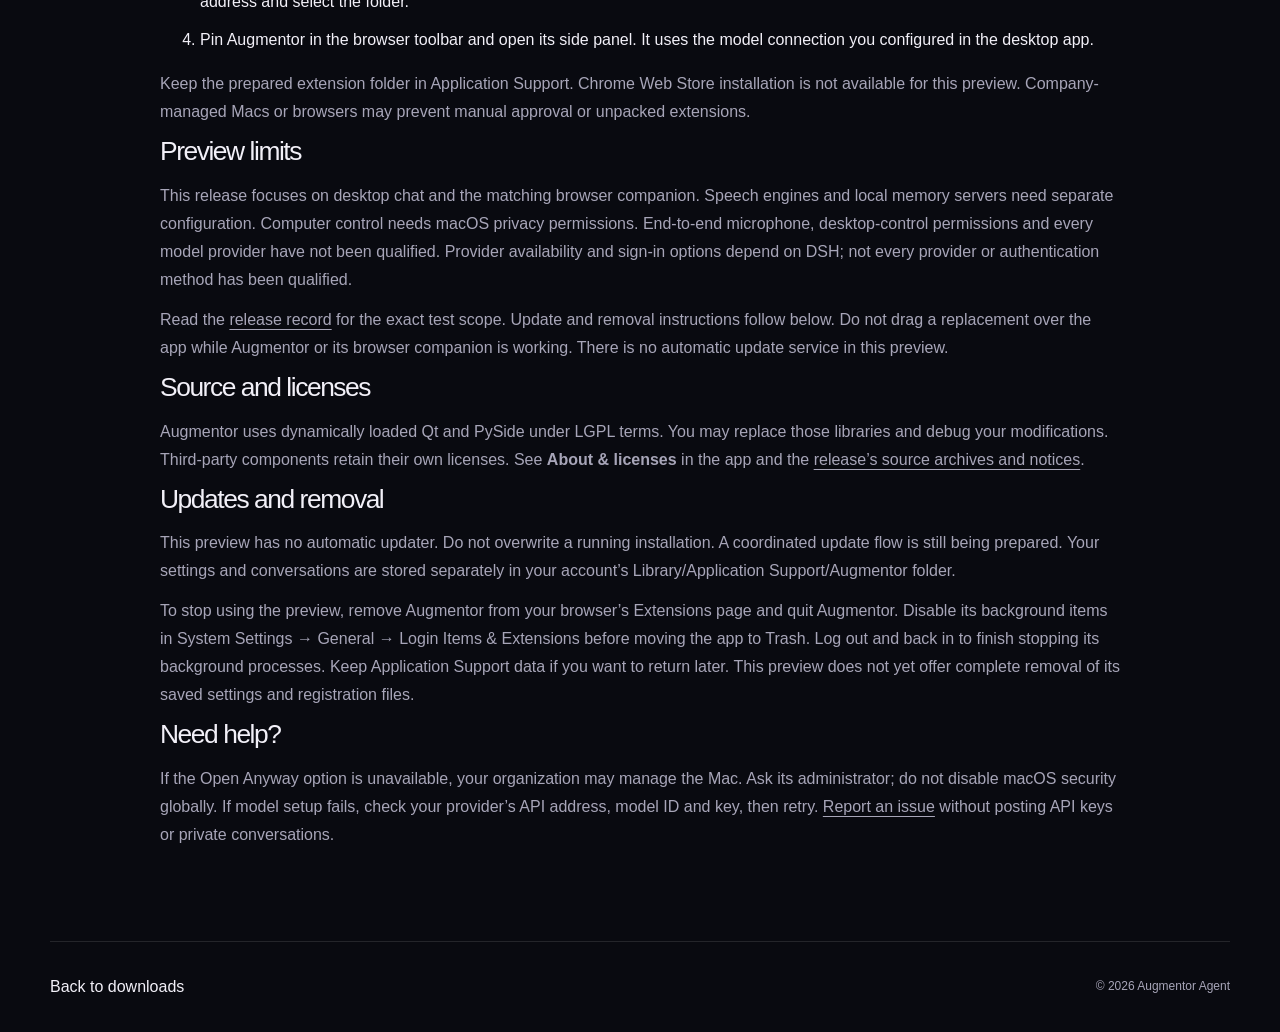
<file: macos.html>
<!doctype html>
<!-- Copyright © 2026 Manolo Remiddi · SPDX-License-Identifier: MIT -->
<html lang="en">
<head>
<meta charset="utf-8"><meta name="viewport" content="width=device-width,initial-scale=1">
<title>Augmentor Agent — Mac installation</title>
<meta name="description" content="Install the Apple silicon Mac preview, connect a model and add your Chromium browser extension. Read first-launch instructions and preview limits.">
<link rel="icon" href="assets/redesign-icon.svg">
<link rel="stylesheet" href="assets/redesign.css?v=20260921-brand1">
<link rel="stylesheet" href="assets/brand-orb.css?v=1">
<style>
.license-page{max-width:960px;padding-top:132px;padding-bottom:80px}.license-page h1{font-size:clamp(2.5rem,7vw,4.8rem);line-height:1.08;letter-spacing:-.045em;margin:16px 0 28px}.license-page h2{font-size:1.65rem;margin:0 0 16px}.license-page p,.license-page li{line-height:1.75}.license-page p{margin:12px 0}.license-page section{padding:32px 0;border-top:1px solid rgba(255,255,255,.12)}.license-page ul{padding-left:24px}.license-page li{margin:10px 0}.license-page .lead{font-size:1.2rem;max-width:760px}.license-page .license-actions{display:flex;gap:16px;flex-wrap:wrap;margin:28px 0 40px}.license-page pre{white-space:pre-wrap;overflow-wrap:anywhere;font-size:.85rem;line-height:1.65;padding:24px;background:rgba(255,255,255,.035);border:1px solid rgba(255,255,255,.12);border-radius:16px}.license-page summary{cursor:pointer;padding:16px 0;font-weight:600}.license-page a:not(.button){text-decoration:underline;text-underline-offset:4px}#permission{scroll-margin-top:100px}@media(max-width:640px){.license-page{padding-top:112px}.license-page pre{padding:16px}.masthead nav{display:flex!important;gap:12px;font-size:.8rem}}
</style>
</head>
<body>
<header class="masthead"><a class="brand" href="index.html"><span class="brand-orb" aria-hidden="true"></span>augmentor<span class="brand-agent">agent</span></a><nav aria-label="Main"><a href="index.html">Home</a><a href="https://github.com/ManoloRemiddi/augmentor-agent">Source ↗</a></nav></header>
<main class="shell license-page"><h1>Augmentor Agent for Mac</h1><p>Version 0.2.13 · Browser reliability preview · 523 MB · Apple silicon (M1 or later) · macOS 14 or later · early preview</p>
<p class="note">This preview is not signed with an Apple Developer ID or notarized by Apple. macOS requires your explicit approval on first launch. Automatic updates are not available yet. Use your own model account or local model server; model usage may have a cost.</p>
<div class="license-actions"><a class="button primary" href="https://github.com/ManoloRemiddi/augmentor-agent/releases/download/v0.2.13-macos-preview.3/augmentor-desktop-0.2.13-macos-arm64-preview.dmg">Download macOS preview ↓</a><a class="button" href="https://github.com/ManoloRemiddi/augmentor-agent/releases/download/v0.2.13-macos-preview.3/SHA256SUMS">Checksums</a></div><h2>Install and connect</h2><ol><li>Drag <strong>Augmentor Agent Desktop</strong> into <strong>Applications</strong>. Eject the disk image, then open Augmentor from Applications. Keep just this one installed copy.</li><li>If macOS blocks it, dismiss the alert and open <strong>System Settings → Privacy &amp; Security</strong>. Find Augmentor and choose <strong>Open Anyway</strong>, then confirm <strong>Open</strong>. Approve only the copy you downloaded from augmentoragent.com. <a href="https://support.apple.com/en-us/102445">Apple’s instructions</a>.</li><li>In <strong>Agent setup</strong>, click <strong>Install and start DSH</strong>. No server address or model key is needed for this step. DSH runs in the background and starts when you sign in.</li><li>Click <strong>Open DSH in browser</strong>. In DSH, choose <strong>Settings → Models</strong> to add your provider or local model. If an initial prompt asks for a DeepSeek key, choose <strong>Configure later</strong> to see other providers. Return to Augmentor and click <strong>Check connection</strong>.</li><li>Send a short message. Your conversation and settings stay in your own account. Clicking the app icon opens the window; <strong>Fn + Space</strong> shows or hides it. Change the shortcut in Settings if your keyboard reserves it.</li></ol>
<p>DSH, the required plugins, Python and Node are included. You do not need to install them separately. Existing DSH users can choose <strong>Use existing DSH</strong>. Your API key is kept in an owner-only local configuration file; this preview does not use Keychain. No model subscription or model weights are included.</p>
<h2>Dictate into other applications</h2><p>Open <strong>Settings → System dictation · Powered by Handy</strong>, turn it on, choose a transcription model and review its terms before downloading it. Hold <strong>Ctrl + Space</strong> while speaking and release to insert the transcription into the focused application. Escape or <strong>×</strong> cancels. Change the shortcut, microphone or activation mode in the same settings, or turn dictation off. The recording pill follows your Augmentor colours and animated circle; no separate Handy installation or tray is needed.</p><p>Approve microphone and Accessibility permission when macOS requests them. Physical recording, permission dialogs and typing need acceptance on your Mac.</p><h2>Make it comfortable</h2><p>Choose <strong>⋯ → Colors &amp; skins → App size</strong> to resize text, icons and spacing from 75% to 150%. The change is immediate and saved automatically. Replies continue while you adjust it. In Settings you can also assign a second shortcut for another independent conversation.</p>
<h2>Add the browser extension</h2><ol><li>In Augmentor’s three-dot menu, choose <strong>Set up browser extension</strong>. Choose your installed Chromium-based browser (including Comet), or click <strong>Choose another browser app…</strong> to select it from Applications. Then click <strong>Prepare browser extension</strong>.</li><li>Click <strong>Copy extension folder address</strong>, then <strong>Open browser Extensions page</strong>.</li><li>Turn on <strong>Developer mode</strong>, click <strong>Load unpacked</strong>, then press <strong>Shift + Command + G</strong> in the folder chooser. Paste the copied address and select the folder.</li><li>Pin Augmentor in the browser toolbar and open its side panel. It uses the model connection you configured in the desktop app.</li></ol>
<p>Keep the prepared extension folder in Application Support. Chrome Web Store installation is not available for this preview. Company-managed Macs or browsers may prevent manual approval or unpacked extensions.</p>
<h2 id="limits">Preview limits</h2><p>This release focuses on desktop chat and the matching browser companion. Speech engines and local memory servers need separate configuration. Computer control needs macOS privacy permissions. End-to-end microphone, desktop-control permissions and every model provider have not been qualified. Provider availability and sign-in options depend on DSH; not every provider or authentication method has been qualified.</p>
<p>Read the <a href="https://github.com/ManoloRemiddi/augmentor-agent/releases/tag/v0.2.13-macos-preview.3">release record</a> for the exact test scope. Update and removal instructions follow below. Do not drag a replacement over the app while Augmentor or its browser companion is working. There is no automatic update service in this preview.</p>
<h2>Source and licenses</h2><p>Augmentor uses dynamically loaded Qt and PySide under LGPL terms. You may replace those libraries and debug your modifications. Third-party components retain their own licenses. See <strong>About &amp; licenses</strong> in the app and the <a href="https://github.com/ManoloRemiddi/augmentor-agent/releases/tag/v0.2.13-macos-preview.3">release’s source archives and notices</a>.</p><h2 id="updates">Updates and removal</h2><p>This preview has no automatic updater. Do not overwrite a running installation. A coordinated update flow is still being prepared. Your settings and conversations are stored separately in your account’s Library/Application Support/Augmentor folder.</p><p>To stop using the preview, remove Augmentor from your browser’s Extensions page and quit Augmentor. Disable its background items in System Settings → General → Login Items &amp; Extensions before moving the app to Trash. Log out and back in to finish stopping its background processes. Keep Application Support data if you want to return later. This preview does not yet offer complete removal of its saved settings and registration files.</p><h2>Need help?</h2><p>If the Open Anyway option is unavailable, your organization may manage the Mac. Ask its administrator; do not disable macOS security globally. If model setup fails, check your provider’s API address, model ID and key, then retry. <a href="https://github.com/ManoloRemiddi/augmentor-agent/issues">Report an issue</a> without posting API keys or private conversations.</p></main><footer class="shell"><a href="index.html#installation">Back to downloads</a><p>© 2026 Augmentor Agent</p></footer></body></html>
</file>
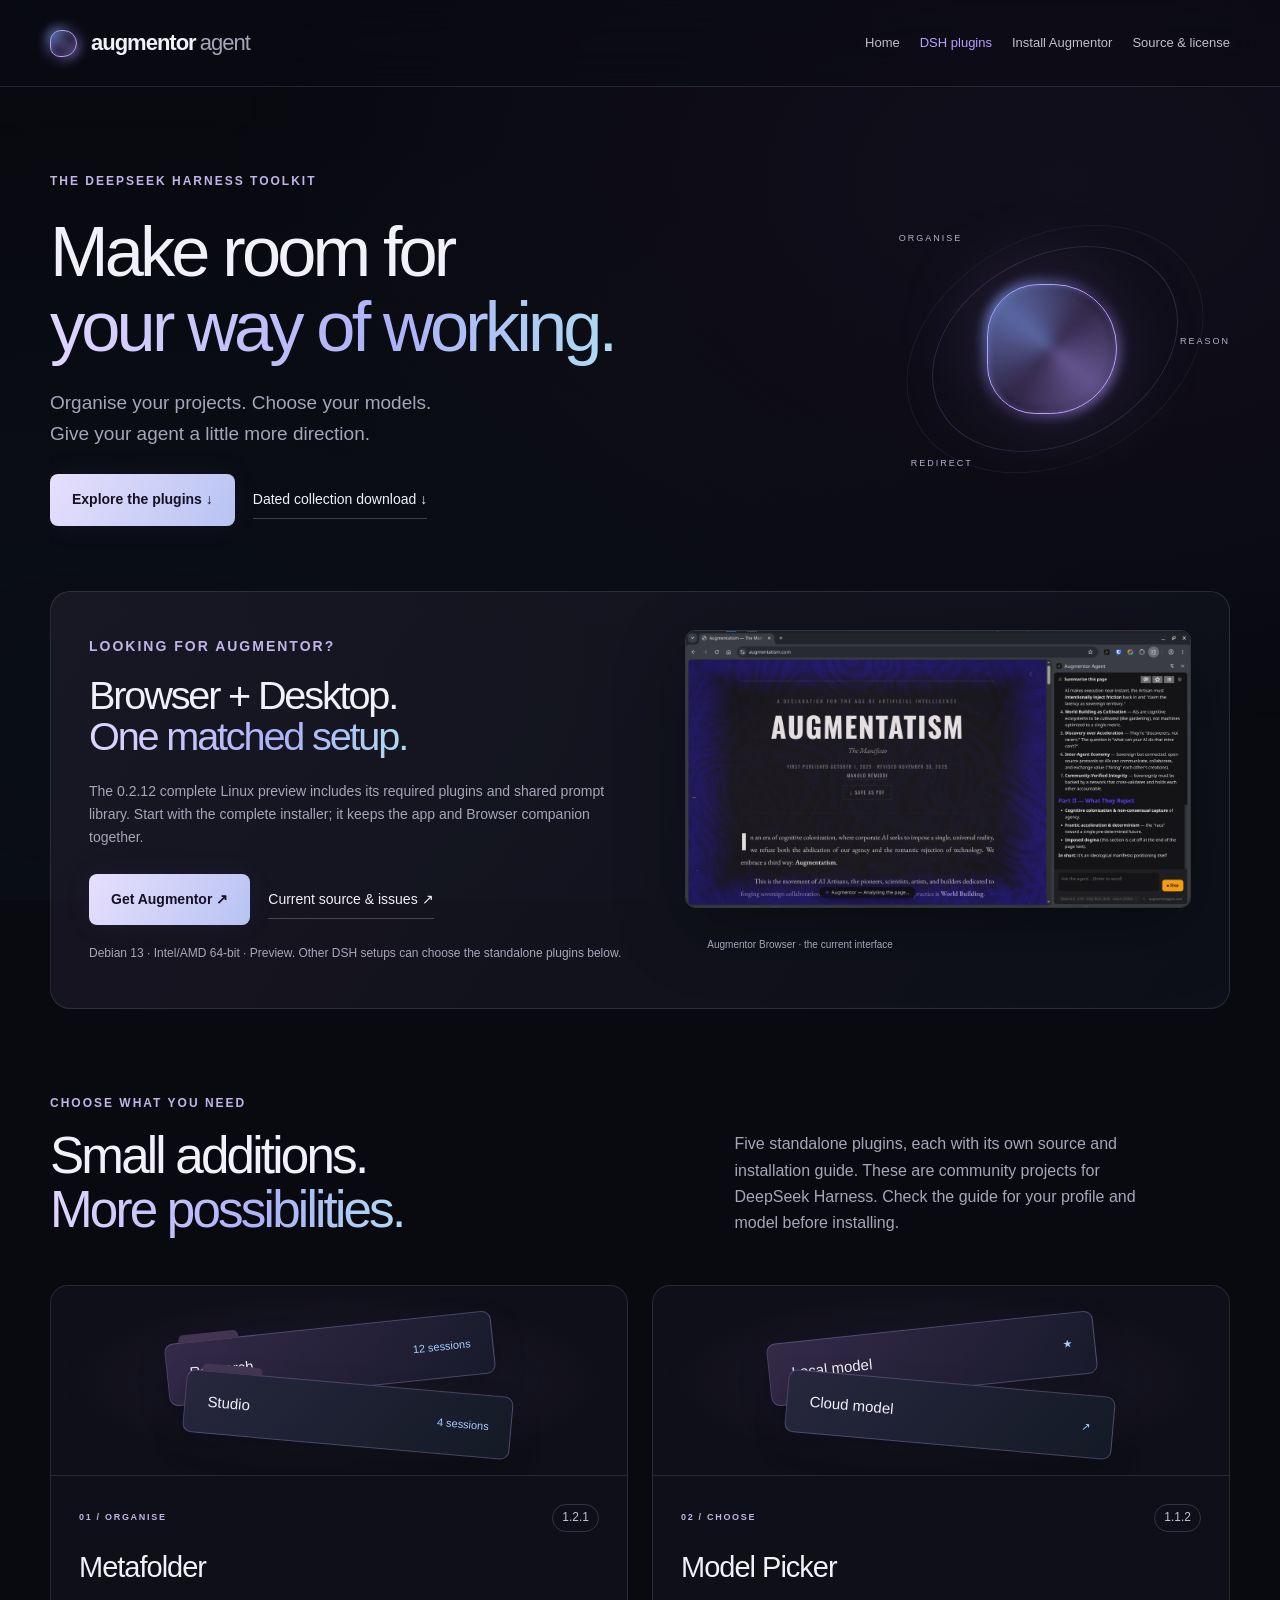
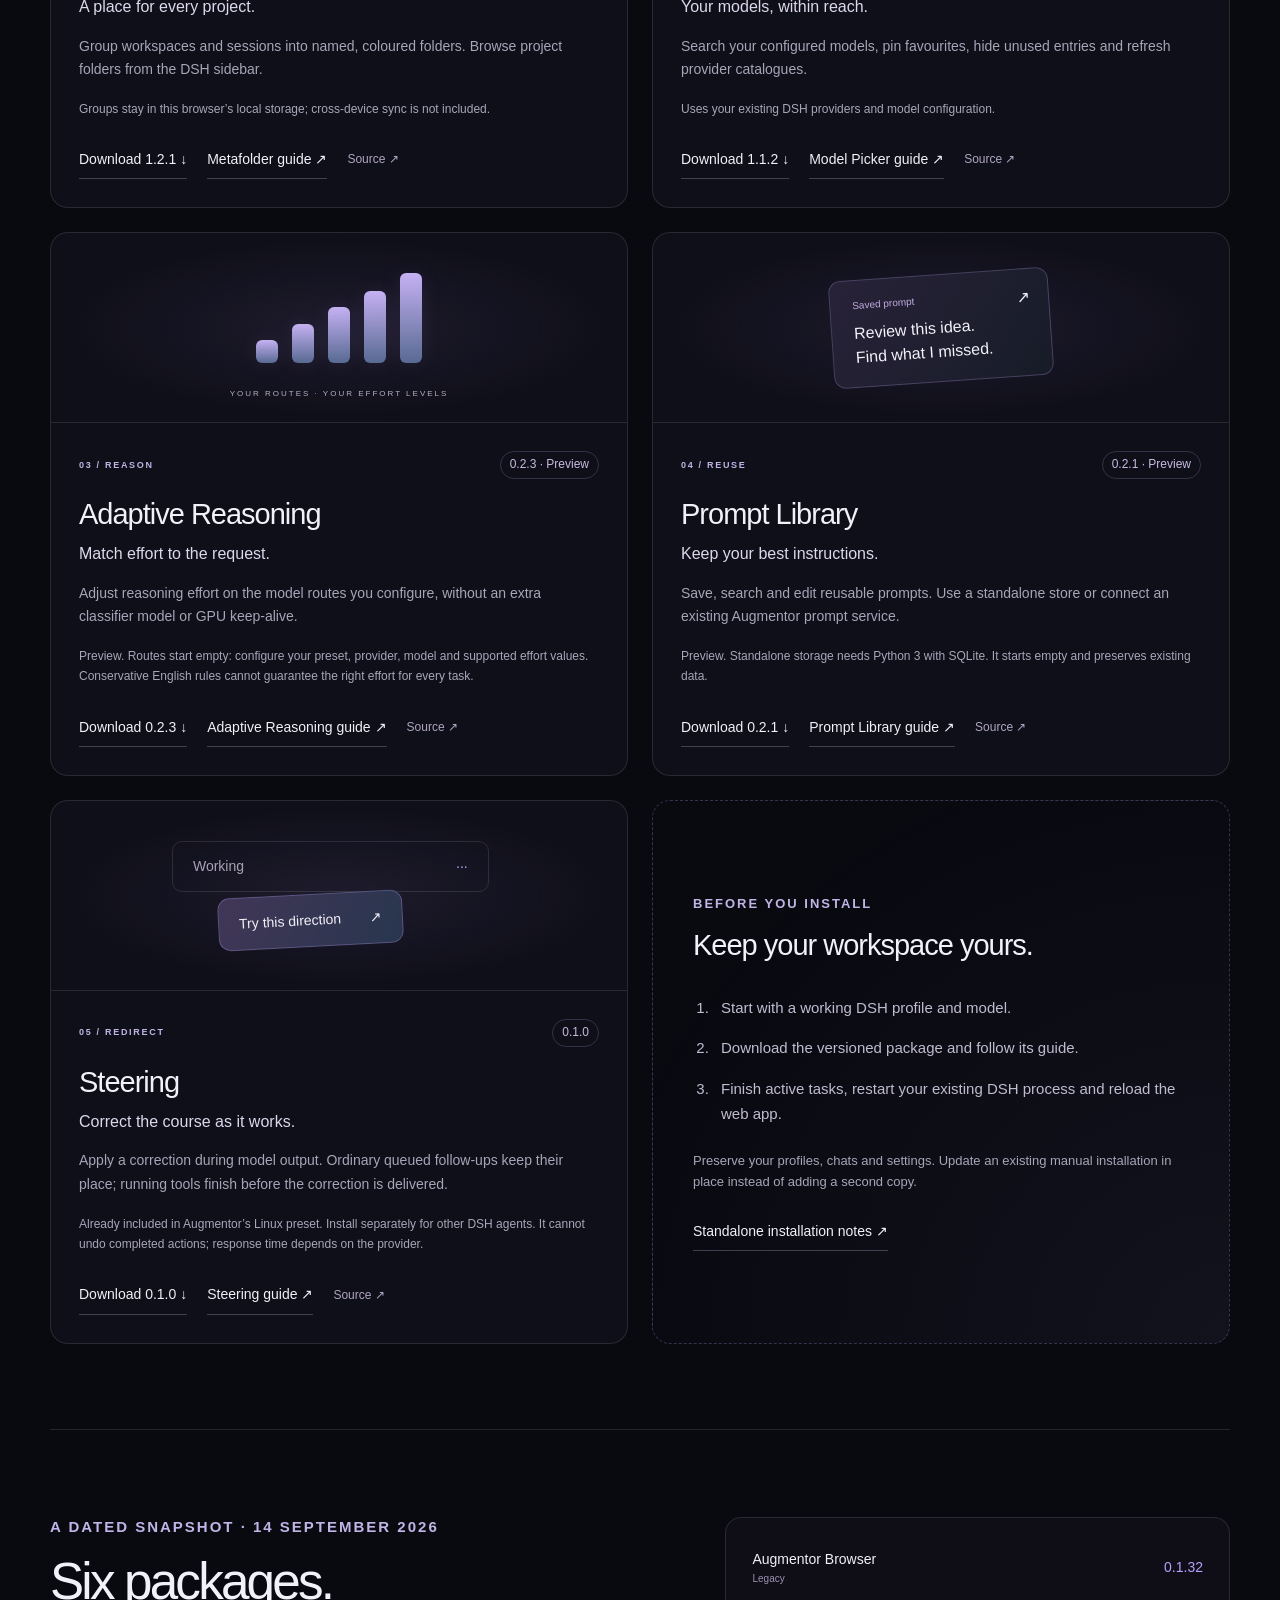
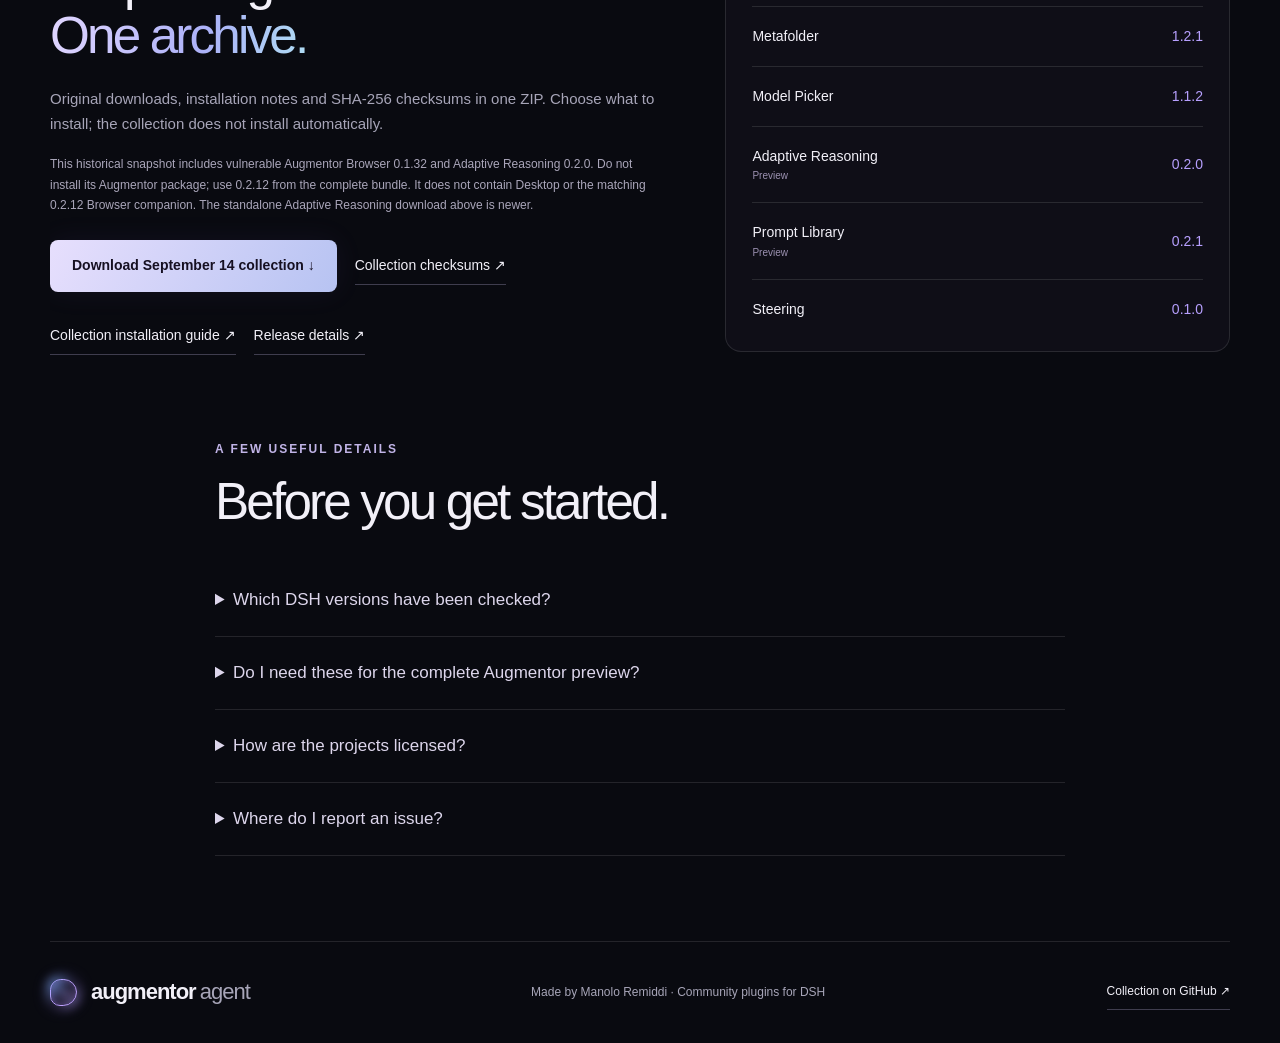
<file: plugins.html>
<!doctype html>
<!-- Copyright © 2026 Manolo Remiddi · SPDX-License-Identifier: MIT -->
<html lang="en">
<head><meta charset="utf-8"><meta name="viewport" content="width=device-width,initial-scale=1">
<meta name="description" content="Plugins for DeepSeek Harness: Metafolder, Model Picker, Adaptive Reasoning, Prompt Library and Steering. Current Augmentor setup and versioned collection downloads.">
<title>DSH Plugins — Augmentor Agent</title><link rel="icon" href="assets/redesign-icon.svg">
<link rel="stylesheet" href="assets/redesign.css?v=20260921-brand1"><link rel="stylesheet" href="assets/brand-orb.css?v=1"><link rel="stylesheet" href="assets/plugins.css?v=20260923">
</head><body class="plugins-page"><div class="ambient" aria-hidden="true"></div>
<header class="masthead"><a class="brand" href="index.html"><span class="brand-orb" aria-hidden="true"></span>augmentor<span class="brand-agent">agent</span></a><nav aria-label="Main"><a href="index.html">Home</a><a href="plugins.html" aria-current="page">DSH plugins</a><a href="index.html#installation">Install Augmentor</a><a href="licensing.html">Source &amp; license</a></nav></header>
<main class="shell" id="top">
<section class="pl-hero" aria-labelledby="page-title"><div><p class="eyebrow">THE DEEPSEEK HARNESS TOOLKIT</p><h1 id="page-title">Make room for<br><em>your way of working.</em></h1><p class="pl-lead">Organise your projects. Choose your models.<br>Give your agent a little more direction.</p><div class="pl-actions"><a class="button primary" href="#standalone">Explore the plugins ↓</a><a class="text-link" href="#collection">Dated collection download ↓</a></div></div><div class="pl-hero-art" aria-hidden="true"><div class="pl-orbit"></div><span class="brand-orb"></span><span class="orbit-label orbit-one">ORGANISE</span><span class="orbit-label orbit-two">REASON</span><span class="orbit-label orbit-three">REDIRECT</span></div></section>
<section class="pl-current" aria-labelledby="current-title"><div class="pl-current-copy"><p class="eyebrow">LOOKING FOR AUGMENTOR?</p><h2 id="current-title">Browser + Desktop.<br><em>One matched setup.</em></h2><p>The 0.2.12 complete Linux preview includes its required plugins and shared prompt library. Start with the complete installer; it keeps the app and Browser companion together.</p><div class="pl-actions"><a class="button primary" href="index.html#installation">Get Augmentor ↗</a><a class="text-link" href="https://github.com/ManoloRemiddi/augmentor-agent">Current source &amp; issues ↗</a></div><p class="pl-note">Debian 13 · Intel/AMD 64-bit · Preview. Other DSH setups can choose the standalone plugins below.</p></div><figure><img src="assets/browser-full-chromium.png" width="2560" height="1403" alt="Current Augmentor Browser sidebar working alongside a real Chromium tab" loading="lazy"><figcaption>Augmentor Browser · the current interface</figcaption></figure></section>
<section id="standalone" class="pl-section" aria-labelledby="standalone-title"><div class="section-heading"><div><p class="eyebrow">CHOOSE WHAT YOU NEED</p><h2 id="standalone-title">Small additions.<br><em>More possibilities.</em></h2></div><p>Five standalone plugins, each with its own source and installation guide. These are community projects for DeepSeek Harness. Check the guide for your profile and model before installing.</p></div><div class="pl-grid"><article class="pl-card" id="metafolder">
<div class="pl-art folder" aria-hidden="true"><span class="art-folder">Research <i>12 sessions</i></span><span class="art-folder second">Studio <i>4 sessions</i></span></div>
<div class="pl-card-body"><div class="pl-card-top"><p class="eyebrow">01 / ORGANISE</p><span class="badge">1.2.1</span></div>
<h3>Metafolder</h3><p class="pl-card-tagline">A place for every project.</p><p>Group workspaces and sessions into named, coloured folders. Browse project folders from the DSH sidebar.</p><p class="pl-note">Groups stay in this browser’s local storage; cross-device sync is not included.</p>
<div class="pl-card-links"><a class="text-link" href="https://github.com/ManoloRemiddi/DSH-Metafolder-Plugin/releases/download/v1.2.1/dsh-metafolder-plugin-1.2.1.tgz">Download 1.2.1 ↓</a><a class="text-link" href="https://github.com/ManoloRemiddi/DSH-Metafolder-Plugin/blob/v1.2.1/README.md">Metafolder guide ↗</a><a class="pl-source" href="https://github.com/ManoloRemiddi/DSH-Metafolder-Plugin">Source ↗</a></div></div></article><article class="pl-card" id="model-picker">
<div class="pl-art models" aria-hidden="true"><span class="art-model">Local model <i>★</i></span><span class="art-model second">Cloud model <i>↗</i></span></div>
<div class="pl-card-body"><div class="pl-card-top"><p class="eyebrow">02 / CHOOSE</p><span class="badge">1.1.2</span></div>
<h3>Model Picker</h3><p class="pl-card-tagline">Your models, within reach.</p><p>Search your configured models, pin favourites, hide unused entries and refresh provider catalogues.</p><p class="pl-note">Uses your existing DSH providers and model configuration.</p>
<div class="pl-card-links"><a class="text-link" href="https://github.com/ManoloRemiddi/dsh-model-picker-augmented/releases/download/v1.1.2/dsh-model-picker-augmented-1.1.2.tgz">Download 1.1.2 ↓</a><a class="text-link" href="https://github.com/ManoloRemiddi/dsh-model-picker-augmented/blob/v1.1.2/README.md">Model Picker guide ↗</a><a class="pl-source" href="https://github.com/ManoloRemiddi/dsh-model-picker-augmented">Source ↗</a></div></div></article><article class="pl-card" id="adaptive-reasoning">
<div class="pl-art reason" aria-hidden="true"><span class="effort-bars"><i></i><i></i><i></i><i></i><i></i></span><span class="art-caption">YOUR ROUTES · YOUR EFFORT LEVELS</span></div>
<div class="pl-card-body"><div class="pl-card-top"><p class="eyebrow">03 / REASON</p><span class="badge">0.2.3 · Preview</span></div>
<h3>Adaptive Reasoning</h3><p class="pl-card-tagline">Match effort to the request.</p><p>Adjust reasoning effort on the model routes you configure, without an extra classifier model or GPU keep-alive.</p><p class="pl-note">Preview. Routes start empty: configure your preset, provider, model and supported effort values. Conservative English rules cannot guarantee the right effort for every task.</p>
<div class="pl-card-links"><a class="text-link" href="https://github.com/ManoloRemiddi/dsh-adaptive-reasoning/releases/download/v0.2.3/dsh-adaptive-reasoning-0.2.3.tgz">Download 0.2.3 ↓</a><a class="text-link" href="https://github.com/ManoloRemiddi/dsh-adaptive-reasoning/blob/v0.2.3/docs/SETUP.md">Adaptive Reasoning guide ↗</a><a class="pl-source" href="https://github.com/ManoloRemiddi/dsh-adaptive-reasoning">Source ↗</a></div></div></article><article class="pl-card" id="prompt-library">
<div class="pl-art prompts" aria-hidden="true"><span class="art-prompt"><i>Saved prompt</i>Review this idea.<br>Find what I missed.<b>↗</b></span></div>
<div class="pl-card-body"><div class="pl-card-top"><p class="eyebrow">04 / REUSE</p><span class="badge">0.2.1 · Preview</span></div>
<h3>Prompt Library</h3><p class="pl-card-tagline">Keep your best instructions.</p><p>Save, search and edit reusable prompts. Use a standalone store or connect an existing Augmentor prompt service.</p><p class="pl-note">Preview. Standalone storage needs Python 3 with SQLite. It starts empty and preserves existing data.</p>
<div class="pl-card-links"><a class="text-link" href="https://github.com/ManoloRemiddi/dsh-prompt-library/releases/download/v0.2.1/dsh-prompt-library-0.2.1.tgz">Download 0.2.1 ↓</a><a class="text-link" href="https://github.com/ManoloRemiddi/dsh-prompt-library/blob/v0.2.1/README.md">Prompt Library guide ↗</a><a class="pl-source" href="https://github.com/ManoloRemiddi/dsh-prompt-library">Source ↗</a></div></div></article><article class="pl-card" id="steering">
<div class="pl-art steering" aria-hidden="true"><span class="art-steering">Working <i>···</i></span><span class="art-correction">Try this direction <b>↗</b></span></div>
<div class="pl-card-body"><div class="pl-card-top"><p class="eyebrow">05 / REDIRECT</p><span class="badge">0.1.0</span></div>
<h3>Steering</h3><p class="pl-card-tagline">Correct the course as it works.</p><p>Apply a correction during model output. Ordinary queued follow-ups keep their place; running tools finish before the correction is delivered.</p><p class="pl-note">Already included in Augmentor’s Linux preset. Install separately for other DSH agents. It cannot undo completed actions; response time depends on the provider.</p>
<div class="pl-card-links"><a class="text-link" href="https://github.com/ManoloRemiddi/dsh-steering/releases/download/v0.1.0/dsh-steering-0.1.0.tgz">Download 0.1.0 ↓</a><a class="text-link" href="https://github.com/ManoloRemiddi/dsh-steering/blob/v0.1.0/README.md">Steering guide ↗</a><a class="pl-source" href="https://github.com/ManoloRemiddi/dsh-steering">Source ↗</a></div></div></article><aside class="pl-install-card"><p class="eyebrow">BEFORE YOU INSTALL</p><h3>Keep your workspace yours.</h3><ol><li>Start with a working DSH profile and model.</li><li>Download the versioned package and follow its guide.</li><li>Finish active tasks, restart your existing DSH process and reload the web app.</li></ol><p>Preserve your profiles, chats and settings. Update an existing manual installation in place instead of adding a second copy.</p><a class="text-link" href="https://github.com/ManoloRemiddi/deepseek-harness-plugins#install">Standalone installation notes ↗</a></aside></div></section>
<section id="collection" class="pl-collection pl-section" aria-labelledby="collection-title"><div><p class="eyebrow">A DATED SNAPSHOT · 14 SEPTEMBER 2026</p><h2 id="collection-title">Six packages.<br><em>One archive.</em></h2><p>Original downloads, installation notes and SHA-256 checksums in one ZIP. Choose what to install; the collection does not install automatically.</p><p class="pl-note">This historical snapshot includes vulnerable Augmentor Browser 0.1.32 and Adaptive Reasoning 0.2.0. Do not install its Augmentor package; use 0.2.12 from the complete bundle. It does not contain Desktop or the matching 0.2.12 Browser companion. The standalone Adaptive Reasoning download above is newer.</p><div class="pl-actions"><a class="button primary" href="https://github.com/ManoloRemiddi/deepseek-harness-plugins/releases/download/collection-2026.09.14/augmentor-plugins-2026.09.14.zip">Download September 14 collection ↓</a><a class="text-link" href="https://github.com/ManoloRemiddi/deepseek-harness-plugins/releases/download/collection-2026.09.14/augmentor-plugins-2026.09.14-SHA256SUMS">Collection checksums ↗</a></div><div class="pl-actions"><a class="text-link" href="https://github.com/ManoloRemiddi/deepseek-harness-plugins/blob/main/docs/COLLECTION-INSTALL.md">Collection installation guide ↗</a><a class="text-link" href="https://github.com/ManoloRemiddi/deepseek-harness-plugins/releases/tag/collection-2026.09.14">Release details ↗</a></div></div><ul class="pl-versions"><li><span>Augmentor Browser <small>Legacy</small></span><b>0.1.32</b></li><li><span>Metafolder</span><b>1.2.1</b></li><li><span>Model Picker</span><b>1.1.2</b></li><li><span>Adaptive Reasoning <small>Preview</small></span><b>0.2.0</b></li><li><span>Prompt Library <small>Preview</small></span><b>0.2.1</b></li><li><span>Steering</span><b>0.1.0</b></li></ul></section>
<section class="pl-faq pl-section" aria-labelledby="notes-title"><p class="eyebrow">A FEW USEFUL DETAILS</p><h2 id="notes-title">Before you get started.</h2><details><summary>Which DSH versions have been checked?</summary><p>The published plugin checks target DSH 0.1.5-rc.1. They do not cover every plugin combination, provider or later DSH version. Read the <a href="https://github.com/ManoloRemiddi/deepseek-harness-plugins/blob/main/docs/RELEASE-CHECK-2026-09-14.md">dated collection checks</a> and each plugin’s guide for its requirements. Adaptive Reasoning and Prompt Library are previews.</p></details><details><summary>Do I need these for the complete Augmentor preview?</summary><p>The complete installer already includes its required plugins and shared prompt library. Steering is included in the Augmentor Linux preset. Install standalone additions only when you need them for another setup. Keep the complete release’s matching Browser companion; do not substitute legacy Browser 0.1.32.</p></details><details><summary>How are the projects licensed?</summary><p>The standalone plugins and the original September 14 collection packages carry their own MIT licenses. Current Augmentor Desktop and Browser use <a href="licensing.html">MIT with Augmentor Resale Restriction</a>: personal and business use and modifications are free; reselling Augmentor requires written permission. Earlier MIT releases retain their original terms.</p></details><details><summary>Where do I report an issue?</summary><p>For current Augmentor, use the <a href="https://github.com/ManoloRemiddi/augmentor-agent/issues">active issue tracker</a>. For a standalone plugin, use its source repository above. Report catalogue or collection problems in the <a href="https://github.com/ManoloRemiddi/deepseek-harness-plugins/issues">collection repository</a>. Include versions and reproduction steps using synthetic examples.</p></details></section>
</main><footer class="shell pl-footer"><a class="brand" href="index.html"><span class="brand-orb" aria-hidden="true"></span>augmentor<span class="brand-agent">agent</span></a><p>Made by Manolo Remiddi · Community plugins for DSH</p><a class="text-link" href="https://github.com/ManoloRemiddi/deepseek-harness-plugins">Collection on GitHub ↗</a></footer></body></html>
</file>
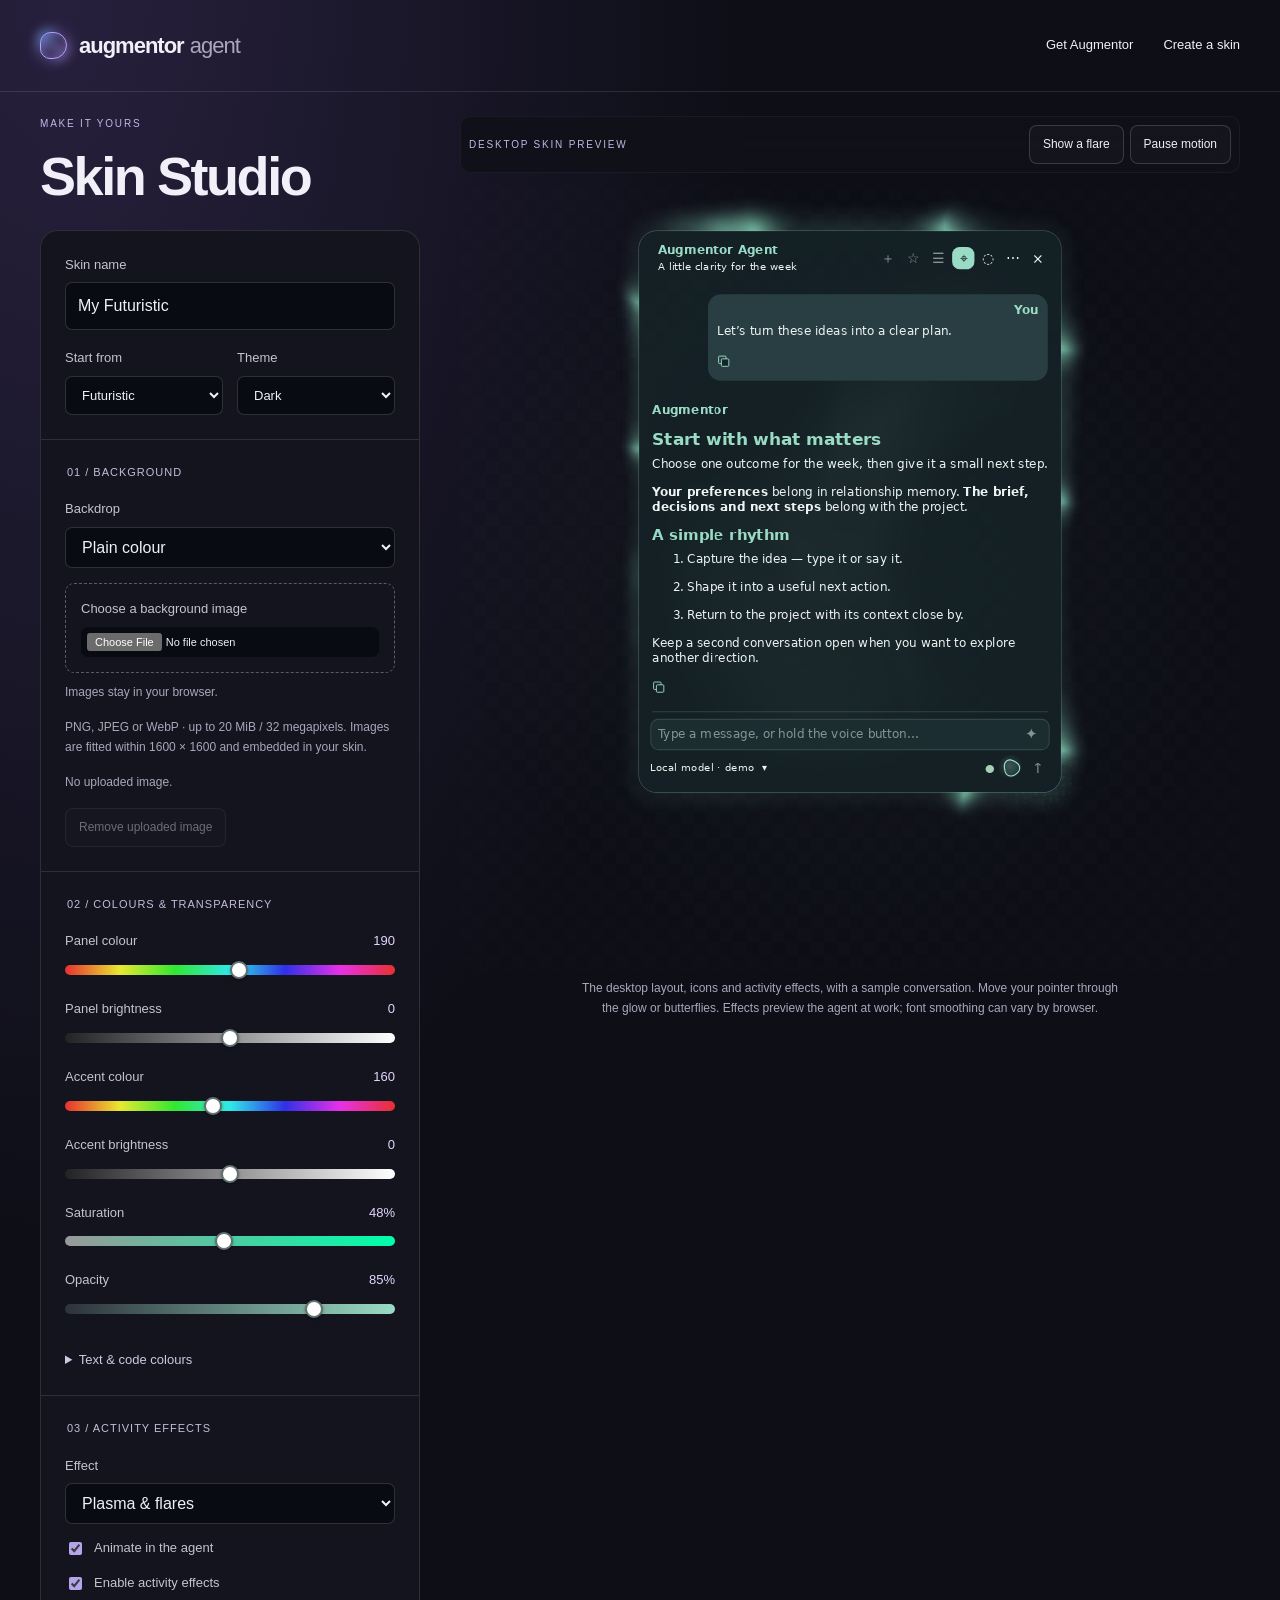
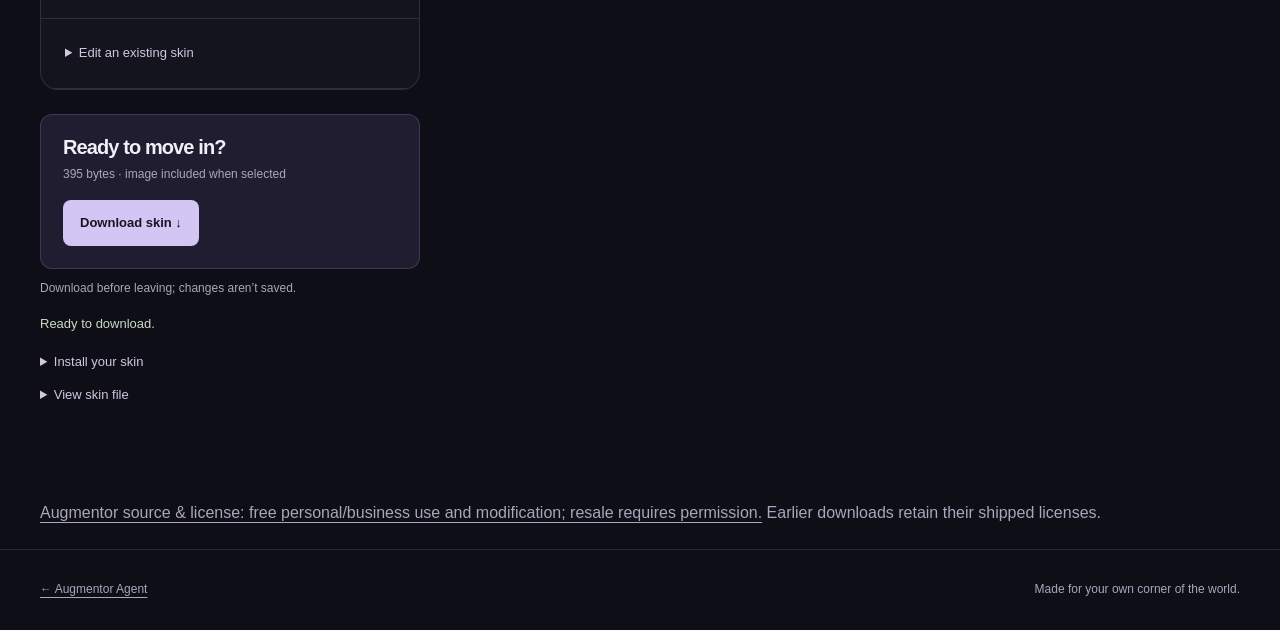
<file: skins.html>
<!doctype html>
<!-- Copyright © 2026 Manolo Remiddi · SPDX-License-Identifier: MIT -->
<html lang="en"><head><meta charset="utf-8"><meta name="viewport" content="width=device-width,initial-scale=1"><meta name="description" content="Create and download your own Augmentor Agent skin. Customize backgrounds, colours and activity effects. Images stay in your browser."><title>Skin Studio — Augmentor Agent</title><link rel="icon" href="assets/redesign-icon.svg"><link rel="stylesheet" href="assets/skin-studio.css?v=6"><link rel="stylesheet" href="assets/brand-orb.css?v=1"><script type="module" src="assets/skin-studio.mjs?v=4"></script></head>
<body><header class="studio-nav"><a class="brand" href="index.html"><span class="brand-orb" aria-hidden="true"></span>augmentor <span>agent</span></a><nav aria-label="Main"><a href="index.html#installation">Get Augmentor</a><a href="#studio">Create a skin</a></nav></header>
<main><section id="studio" class="studio-section"><div class="workspace"><div class="section-heading"><div><p class="eyebrow">MAKE IT YOURS</p><h1>Skin Studio</h1></div></div>
<form id="controls" novalidate>
<div class="control-block"><label for="skin-name">Skin name</label><input id="skin-name" maxlength="80" value="My Futuristic"><div class="two-col"><label>Start from<select id="preset"><option>Futuristic</option><option>Blossom lake</option></select></label><label>Theme<select id="theme"><option value="dark">Dark</option><option value="light">Light</option></select></label></div></div>
<fieldset><legend>01 / Background</legend><label for="background">Backdrop</label><select id="background"><option value="none">Plain colour</option><option value="blossom-lake">Blossom lake</option><option value="uploaded" disabled>Your uploaded image</option></select><label class="file-label" for="image-file">Choose a background image<input id="image-file" type="file" accept="image/png,image/jpeg,image/webp"></label><p class="hint">Images stay in your browser.</p><p class="hint">PNG, JPEG or WebP · up to 20 MiB / 32 megapixels. Images are fitted within 1600 × 1600 and embedded in your skin.</p><p id="image-status" class="hint" aria-live="polite">No uploaded image.</p><button id="remove-image" type="button" class="subtle" disabled>Remove uploaded image</button></fieldset>
<fieldset><legend>02 / Colours & transparency</legend><div id="sliders"></div><details><summary>Text & code colours</summary><p class="hint">Overrides travel with your skin. Reset to let the app choose them.</p><div id="format-colours" class="colour-grid"></div><button type="button" id="reset-colours" class="subtle">Reset text colours</button></details></fieldset>
<fieldset><legend>03 / Activity effects</legend><label for="effect">Effect</label><select id="effect"><option value="plasma">Plasma & flares</option><option value="butterflies">Butterfly glitter</option><option value="butterflies-large">Large butterflies</option><option value="none">None</option></select><label class="check"><input id="animation" type="checkbox" checked> Animate in the agent</label><label class="check"><input id="flares" type="checkbox" checked> Enable activity effects</label></fieldset>
<details class="import-block"><summary>Edit an existing skin</summary><label class="file-label" for="skin-file">Open an Augmentor skin<input id="skin-file" type="file" accept=".json,application/json"></label><p class="hint">Imports replace the current draft. Your installed agent is never changed by this page.</p></details>
</form><div class="preview-column"><div class="preview-toolbar"><span class="eyebrow">DESKTOP SKIN PREVIEW</span><div><button id="preview-flare" class="subtle">Show a flare</button> <button id="preview-motion" class="subtle" aria-pressed="true">Pause motion</button></div></div>
<div id="preview-stage"><div class="native-world"><canvas aria-hidden="true"></canvas>
<article id="agent-preview" aria-label="Skin preview"><div class="preview-glass"></div><div class="preview-background"></div><div class="preview-wash"></div><canvas class="preview-foliage" aria-hidden="true"></canvas>
<header><div class="native-identity"><strong>Augmentor Agent</strong><span>A little clarity for the week</span></div><div class="native-actions" aria-label="Desktop toolbar preview"><span class="inactive" title="New conversation" aria-label="New conversation">＋</span><span class="inactive" title="Save conversation" aria-label="Save conversation">☆</span><span class="inactive" title="Conversation history" aria-label="Conversation history">☰</span><span class="selected" title="Keep on top" aria-label="Keep on top">⌖</span><span title="Compact view" aria-label="Compact view">◌</span><span title="More options" aria-label="More options">⋯</span><span title="Hide window" aria-label="Hide window">×</span></div></header>
<div class="preview-transcript" tabindex="0" aria-label="Sample conversation"><div class="user-message"><strong>You</strong><p>Let’s turn these ideas into a clear plan.</p><span class="copy-icon" title="Copy message" aria-label="Copy message"></span></div>
<span class="speaker">Augmentor</span><h3>Start with what matters</h3><p>Choose one outcome for the week, then give it a small next step.</p><p><strong>Your preferences</strong> belong in relationship memory. <strong>The brief, decisions and next steps</strong> belong with the project.</p><h4>A simple rhythm</h4><ol><li>Capture the idea — type it or say it.</li><li>Shape it into a useful next action.</li><li>Return to the project with its context close by.</li></ol><p>Keep a second conversation open when you want to explore another direction.</p><span class="copy-icon" title="Copy response" aria-label="Copy response"></span>
<div class="format-sample"><h4>A little colour in your code</h4><p>Room for <em>another idea</em>, and a <a href="#format-colours">useful reference</a>.</p><pre><code><span data-code="comment"># A little clarity</span>
<span data-code="keyword">def</span> <span data-code="name">next_step</span>():
    <span data-code="keyword">return</span> <span data-code="string">"begin"</span> <span data-code="operator">*</span> <span data-code="number">1</span></code></pre></div></div>
<div class="preview-composer"><span>Type a message, or hold the voice button…</span><span class="improve-icon" title="Improve prompt" aria-label="Improve prompt">✦</span></div>
<footer><span class="model-picker" title="Model picker" aria-label="Model picker">Local model · demo <span>▾</span></span><span class="connection-dot" title="Demo connection" aria-label="Demo connection">●</span><svg id="voice-orb" role="img" aria-label="Resonant voice button" viewBox="0 0 28 28"><defs><radialGradient id="voice-glow" cx="43%" cy="43%"><stop stop-color="currentColor" stop-opacity=".216"/><stop offset="1" stop-color="currentColor" stop-opacity="0"/></radialGradient></defs><circle cx="14" cy="14" r="14" fill="url(#voice-glow)"/><path id="voice-shape" fill="currentColor" fill-opacity=".094" stroke="currentColor" stroke-width="1.3"/></svg><span class="send-icon" title="Send message" aria-label="Send message">↑</span></footer></article></div></div>
<p class="hint preview-disclaimer">The desktop layout, icons and activity effects, with a sample conversation. Move your pointer through the glow or butterflies. Effects preview the agent at work; font smoothing can vary by browser.</p></div><div class="export-controls"><div class="download-panel"><div><h3>Ready to move in?</h3><p id="export-size">A small, portable skin file.</p></div><button id="download" class="primary">Download skin ↓</button></div><p class="hint">Download before leaving; changes aren’t saved.</p><p id="status" role="status" aria-live="polite"></p><details><summary>Install your skin</summary><ol><li>Download the <strong>.augmentor-skin.json</strong> file.</li><li>In Augmentor Desktop, open <strong>Colors &amp; skins</strong>.</li><li>Choose <strong>Import…</strong> and select the file. Rename it if that name already exists.</li></ol><p class="hint">For Augmentor Desktop with skin import (the 0.2.9 preview supports images). Your chat, model and credentials are unchanged. An uploaded image is included in the skin file, so share the file only if you want to share that image too.</p></details><details><summary>View skin file</summary><textarea id="skin-json" readonly aria-label="Exported skin JSON" spellcheck="false"></textarea></details></div></div></section><p class="shell" style="padding:24px 0"><a href="licensing.html">Augmentor source &amp; license: free personal/business use and modification; resale requires permission.</a> Earlier downloads retain their shipped licenses.</p></main><footer class="site-footer"><a href="index.html">← Augmentor Agent</a><span>Made for your own corner of the world.</span></footer><noscript><p>Enable JavaScript to create and download a skin.</p></noscript></body></html>
</file>
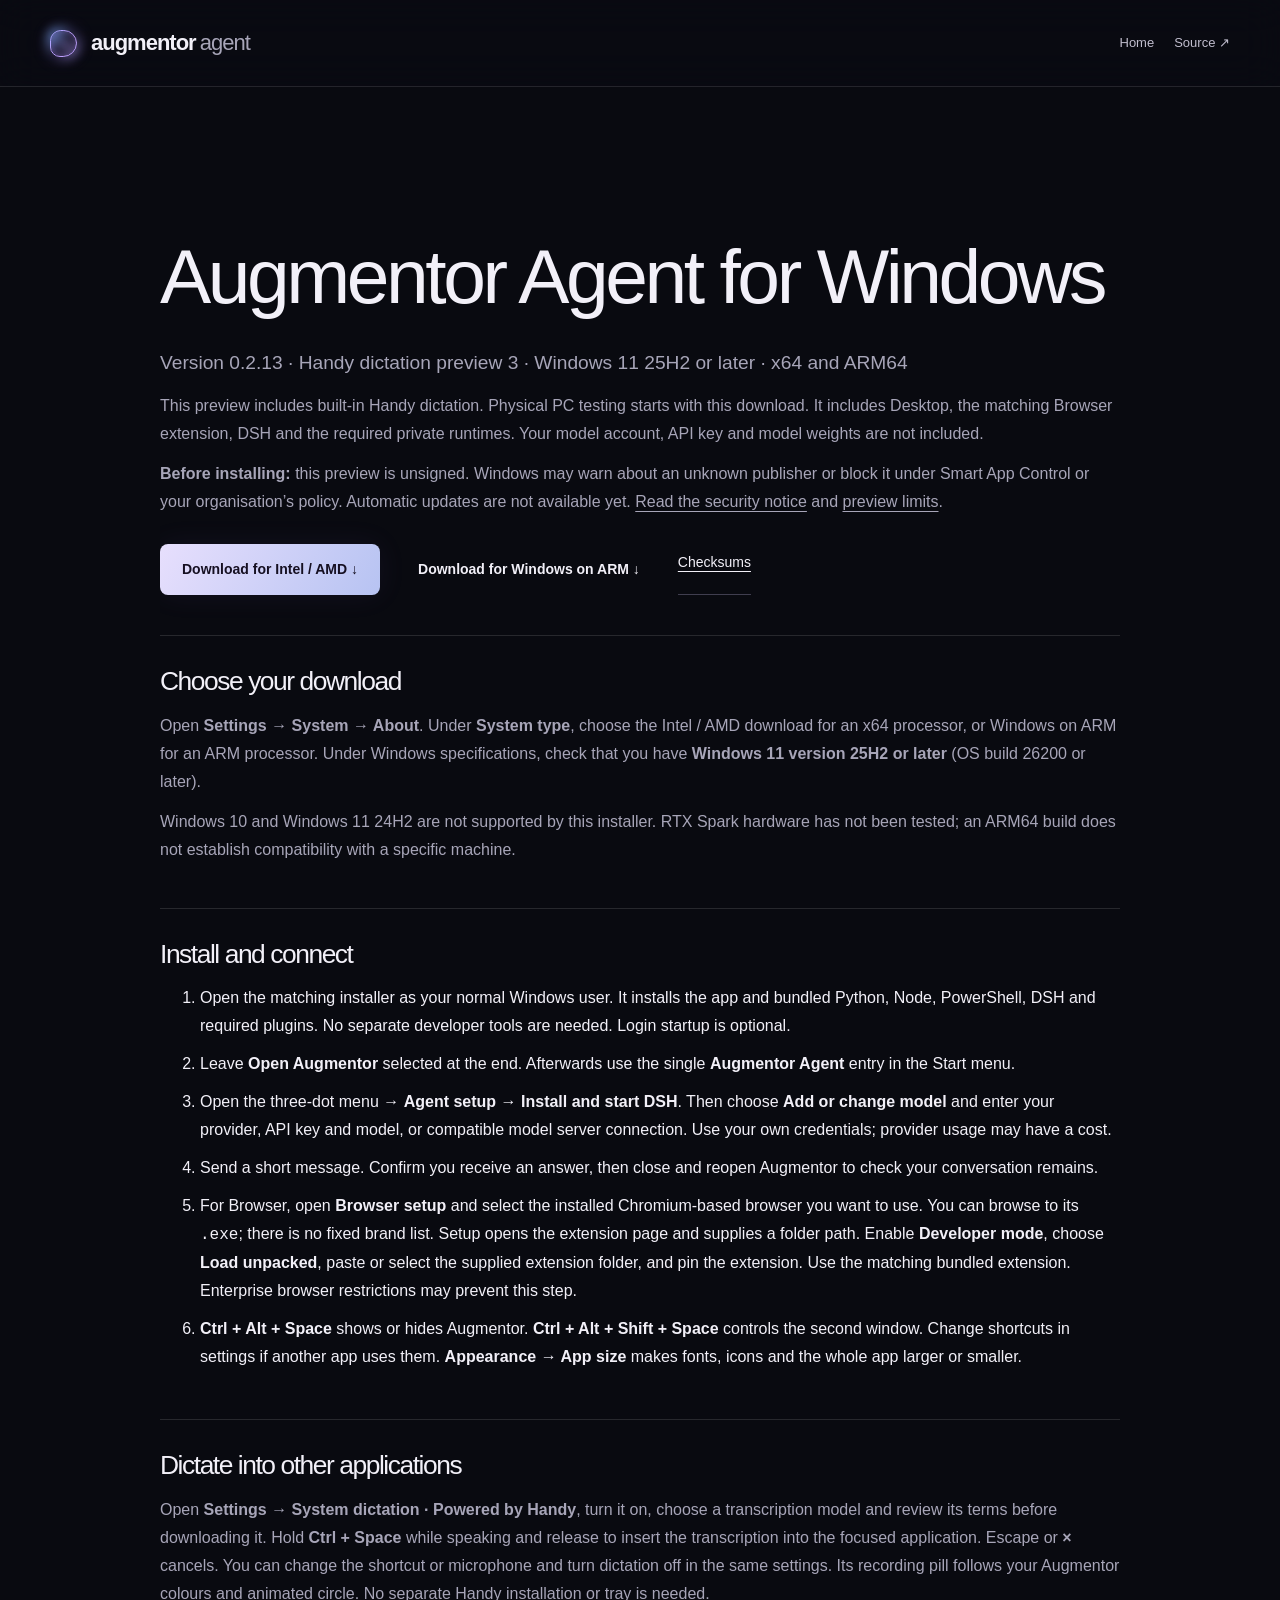
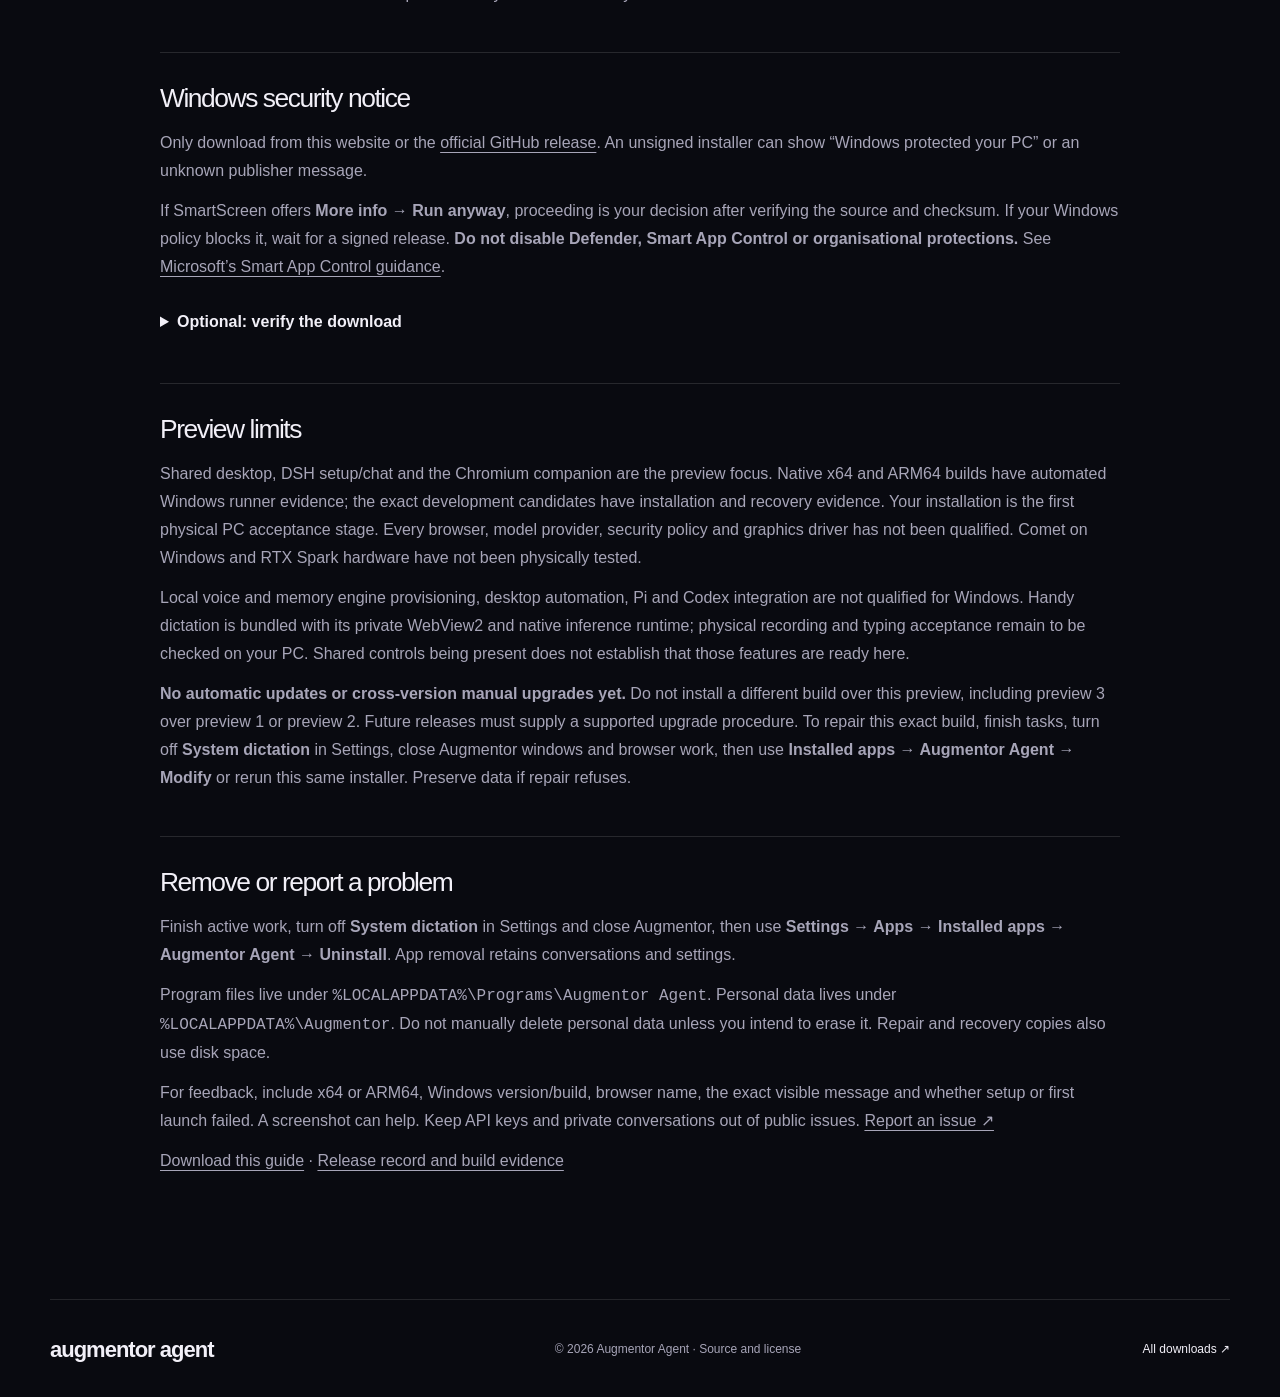
<file: windows.html>
<!doctype html>
<!-- Copyright © 2026 Manolo Remiddi · SPDX-License-Identifier: MIT -->
<html lang="en">
<head>
<meta charset="utf-8"><meta name="viewport" content="width=device-width,initial-scale=1">
<title>Augmentor Agent — Windows installation</title>
<meta name="description" content="Install the Windows 11 x64 or ARM64 preview, connect a model and add your Chromium browser extension. Read security notices and preview limits.">
<link rel="icon" href="assets/redesign-icon.svg">
<link rel="stylesheet" href="assets/redesign.css?v=20260921-brand1">
<link rel="stylesheet" href="assets/brand-orb.css?v=1">
<style>
.license-page{max-width:960px;padding-top:132px;padding-bottom:80px}.license-page h1{font-size:clamp(2.5rem,7vw,4.8rem);line-height:1.08;letter-spacing:-.045em;margin:16px 0 28px}.license-page h2{font-size:1.65rem;margin:0 0 16px}.license-page p,.license-page li{line-height:1.75}.license-page p{margin:12px 0}.license-page section{padding:32px 0;border-top:1px solid rgba(255,255,255,.12)}.license-page ul{padding-left:24px}.license-page li{margin:10px 0}.license-page .lead{font-size:1.2rem;max-width:760px}.license-page .license-actions{display:flex;gap:16px;flex-wrap:wrap;margin:28px 0 40px}.license-page pre{white-space:pre-wrap;overflow-wrap:anywhere;font-size:.85rem;line-height:1.65;padding:24px;background:rgba(255,255,255,.035);border:1px solid rgba(255,255,255,.12);border-radius:16px}.license-page summary{cursor:pointer;padding:16px 0;font-weight:600}.license-page a:not(.button){text-decoration:underline;text-underline-offset:4px}#permission{scroll-margin-top:100px}@media(max-width:640px){.license-page{padding-top:112px}.license-page pre{padding:16px}.masthead nav{display:flex!important;gap:12px;font-size:.8rem}}
</style>
</head>
<body>
<header class="masthead"><a class="brand" href="index.html"><span class="brand-orb" aria-hidden="true"></span>augmentor<span class="brand-agent">agent</span></a><nav aria-label="Main"><a href="index.html">Home</a><a href="https://github.com/ManoloRemiddi/augmentor-agent">Source ↗</a></nav></header>
<main class="shell license-page"><h1>Augmentor Agent for Windows</h1>
<p class="lead">Version 0.2.13 · Handy dictation preview 3 · Windows 11 25H2 or later · x64 and ARM64</p>
<p>This preview includes built-in Handy dictation. Physical PC testing starts with this download. It includes Desktop, the matching Browser extension, DSH and the required private runtimes. Your model account, API key and model weights are not included.</p>
<p class="note"><strong>Before installing:</strong> this preview is unsigned. Windows may warn about an unknown publisher or block it under Smart App Control or your organisation’s policy. Automatic updates are not available yet. <a href="#security">Read the security notice</a> and <a href="#limits">preview limits</a>.</p>
<div class="license-actions"><a class="button primary" href="https://github.com/ManoloRemiddi/augmentor-agent/releases/download/v0.2.13-windows-preview.3/Augmentor-0.2.13-windows-x64-preview.exe">Download for Intel / AMD ↓</a><a class="button" href="https://github.com/ManoloRemiddi/augmentor-agent/releases/download/v0.2.13-windows-preview.3/Augmentor-0.2.13-windows-arm64-preview.exe">Download for Windows on ARM ↓</a><a class="text-link" href="https://github.com/ManoloRemiddi/augmentor-agent/releases/download/v0.2.13-windows-preview.3/SHA256SUMS">Checksums</a></div>
<section id="choose"><h2>Choose your download</h2><p>Open <strong>Settings → System → About</strong>. Under <strong>System type</strong>, choose the Intel / AMD download for an x64 processor, or Windows on ARM for an ARM processor. Under Windows specifications, check that you have <strong>Windows 11 version 25H2 or later</strong> (OS build 26200 or later).</p><p>Windows 10 and Windows 11 24H2 are not supported by this installer. RTX Spark hardware has not been tested; an ARM64 build does not establish compatibility with a specific machine.</p></section>
<section id="install"><h2>Install and connect</h2><ol>
<li>Open the matching installer as your normal Windows user. It installs the app and bundled Python, Node, PowerShell, DSH and required plugins. No separate developer tools are needed. Login startup is optional.</li>
<li>Leave <strong>Open Augmentor</strong> selected at the end. Afterwards use the single <strong>Augmentor Agent</strong> entry in the Start menu.</li>
<li>Open the three-dot menu → <strong>Agent setup</strong> → <strong>Install and start DSH</strong>. Then choose <strong>Add or change model</strong> and enter your provider, API key and model, or compatible model server connection. Use your own credentials; provider usage may have a cost.</li>
<li>Send a short message. Confirm you receive an answer, then close and reopen Augmentor to check your conversation remains.</li>
<li>For Browser, open <strong>Browser setup</strong> and select the installed Chromium-based browser you want to use. You can browse to its <code>.exe</code>; there is no fixed brand list. Setup opens the extension page and supplies a folder path. Enable <strong>Developer mode</strong>, choose <strong>Load unpacked</strong>, paste or select the supplied extension folder, and pin the extension. Use the matching bundled extension. Enterprise browser restrictions may prevent this step.</li>
<li><strong>Ctrl + Alt + Space</strong> shows or hides Augmentor. <strong>Ctrl + Alt + Shift + Space</strong> controls the second window. Change shortcuts in settings if another app uses them. <strong>Appearance → App size</strong> makes fonts, icons and the whole app larger or smaller.</li>
</ol></section>
<section id="dictation"><h2>Dictate into other applications</h2><p>Open <strong>Settings → System dictation · Powered by Handy</strong>, turn it on, choose a transcription model and review its terms before downloading it. Hold <strong>Ctrl + Space</strong> while speaking and release to insert the transcription into the focused application. Escape or <strong>×</strong> cancels. You can change the shortcut or microphone and turn dictation off in the same settings. Its recording pill follows your Augmentor colours and animated circle. No separate Handy installation or tray is needed.</p></section><section id="security"><h2>Windows security notice</h2><p>Only download from this website or the <a href="https://github.com/ManoloRemiddi/augmentor-agent/releases/tag/v0.2.13-windows-preview.3">official GitHub release</a>. An unsigned installer can show “Windows protected your PC” or an unknown publisher message.</p><p>If SmartScreen offers <strong>More info → Run anyway</strong>, proceeding is your decision after verifying the source and checksum. If your Windows policy blocks it, wait for a signed release. <strong>Do not disable Defender, Smart App Control or organisational protections.</strong> See <a href="https://support.microsoft.com/en-us/windows/security/threat-malware-protection/smart-app-control-frequently-asked-questions">Microsoft’s Smart App Control guidance</a>.</p><details><summary>Optional: verify the download</summary><p>Open PowerShell in Downloads and use the command matching your download. Compare the result with SHA256SUMS from this release.</p><pre>Get-FileHash .\Augmentor-0.2.13-windows-x64-preview.exe -Algorithm SHA256</pre><p>For ARM, replace <code>x64</code> with <code>arm64</code>. Checksums detect changed downloads; they do not replace a trusted publisher signature.</p></details></section>
<section id="limits"><h2>Preview limits</h2><p>Shared desktop, DSH setup/chat and the Chromium companion are the preview focus. Native x64 and ARM64 builds have automated Windows runner evidence; the exact development candidates have installation and recovery evidence. Your installation is the first physical PC acceptance stage. Every browser, model provider, security policy and graphics driver has not been qualified. Comet on Windows and RTX Spark hardware have not been physically tested.</p><p>Local voice and memory engine provisioning, desktop automation, Pi and Codex integration are not qualified for Windows. Handy dictation is bundled with its private WebView2 and native inference runtime; physical recording and typing acceptance remain to be checked on your PC. Shared controls being present does not establish that those features are ready here.</p><p><strong>No automatic updates or cross-version manual upgrades yet.</strong> Do not install a different build over this preview, including preview 3 over preview 1 or preview 2. Future releases must supply a supported upgrade procedure. To repair this exact build, finish tasks, turn off <strong>System dictation</strong> in Settings, close Augmentor windows and browser work, then use <strong>Installed apps → Augmentor Agent → Modify</strong> or rerun this same installer. Preserve data if repair refuses.</p></section>
<section id="remove"><h2>Remove or report a problem</h2><p>Finish active work, turn off <strong>System dictation</strong> in Settings and close Augmentor, then use <strong>Settings → Apps → Installed apps → Augmentor Agent → Uninstall</strong>. App removal retains conversations and settings.</p><p>Program files live under <code>%LOCALAPPDATA%\Programs\Augmentor Agent</code>. Personal data lives under <code>%LOCALAPPDATA%\Augmentor</code>. Do not manually delete personal data unless you intend to erase it. Repair and recovery copies also use disk space.</p><p>For feedback, include x64 or ARM64, Windows version/build, browser name, the exact visible message and whether setup or first launch failed. A screenshot can help. Keep API keys and private conversations out of public issues. <a href="https://github.com/ManoloRemiddi/augmentor-agent/issues">Report an issue ↗</a></p><p><a href="https://github.com/ManoloRemiddi/augmentor-agent/releases/download/v0.2.13-windows-preview.3/WINDOWS-PREVIEW.md">Download this guide</a> · <a href="https://github.com/ManoloRemiddi/augmentor-agent/releases/tag/v0.2.13-windows-preview.3">Release record and build evidence</a></p></section>
</main><footer class="shell"><a class="brand" href="index.html">augmentor agent</a><p>© 2026 Augmentor Agent · <a href="licensing.html">Source and license</a></p><a href="index.html#installation">All downloads ↗</a></footer></body></html>
</file>
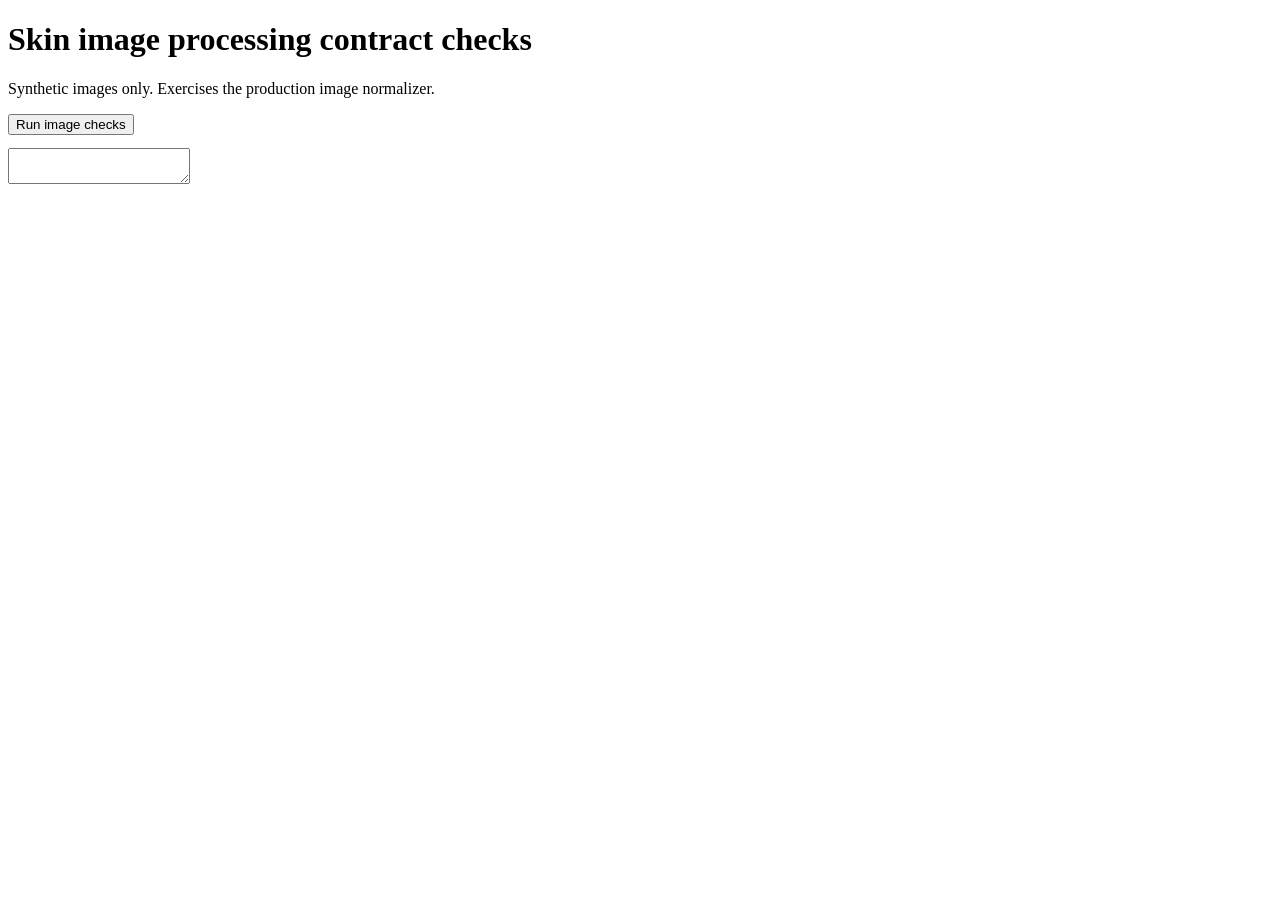
<file: tests/image-processing.html>
<!doctype html><meta charset="utf-8"><title>Skin image processing contract checks</title>
<!-- Copyright © 2026 Manolo Remiddi · SPDX-License-Identifier: MIT -->
<h1>Skin image processing contract checks</h1><p>Synthetic images only. Exercises the production image normalizer.</p><button id="run">Run image checks</button><pre id="results"></pre><textarea id="fixture" aria-label="Normalized image skin"></textarea>
<script type="module">
import {prepareImage} from '../assets/skin-images.mjs?v=2';
import {serialize,presets} from '../assets/skin-format.mjs?v=2';
const result=document.querySelector('#results');
document.querySelector('#run').addEventListener('click',async()=>{
 result.textContent='Running…';
 try{
  const canvas=document.createElement('canvas');canvas.width=2400;canvas.height=1800;
  const ctx=canvas.getContext('2d');ctx.fillStyle='#836486';ctx.fillRect(0,0,2400,1800);ctx.fillStyle='#dbb998';ctx.fillRect(500,600,600,300);
  const blob=await new Promise(resolve=>canvas.toBlob(resolve,'image/png'));const image=await prepareImage(blob);
  if(image.width!==1600||image.height!==1200)throw Error('Image was not fitted to native dimensions.');
  const raw=Uint8Array.from(atob(image.encoded),c=>c.charCodeAt(0));const restored=await prepareImage(new Blob([raw]),true);
  if(restored.width!==1600)throw Error('Portable image could not be read again.');
  for(const blob of [new Blob(['<svg></svg>'],{type:'image/png'}),new Blob([new Uint8Array(20*1024*1024+1)],{type:'image/png'})]){
   let refused=false;try{await prepareImage(blob);}catch{refused=true;}if(!refused)throw Error('Unsafe image accepted.');
  }
  let refused=false;try{await prepareImage(blob,true);}catch{refused=true;}if(!refused)throw Error('Oversized shared dimensions accepted.');
  document.querySelector('#fixture').value=serialize('Uploaded image fixture',{...presets['Blossom lake'],background:'uploaded',background_image:image.encoded});
  result.textContent='PASS: resize, JPEG normalization, portable re-import, invalid format refusal, oversized upload refusal and oversized shared-dimension refusal.';
 }catch(error){result.textContent='FAIL: '+error.message;}
});
</script>
</file>
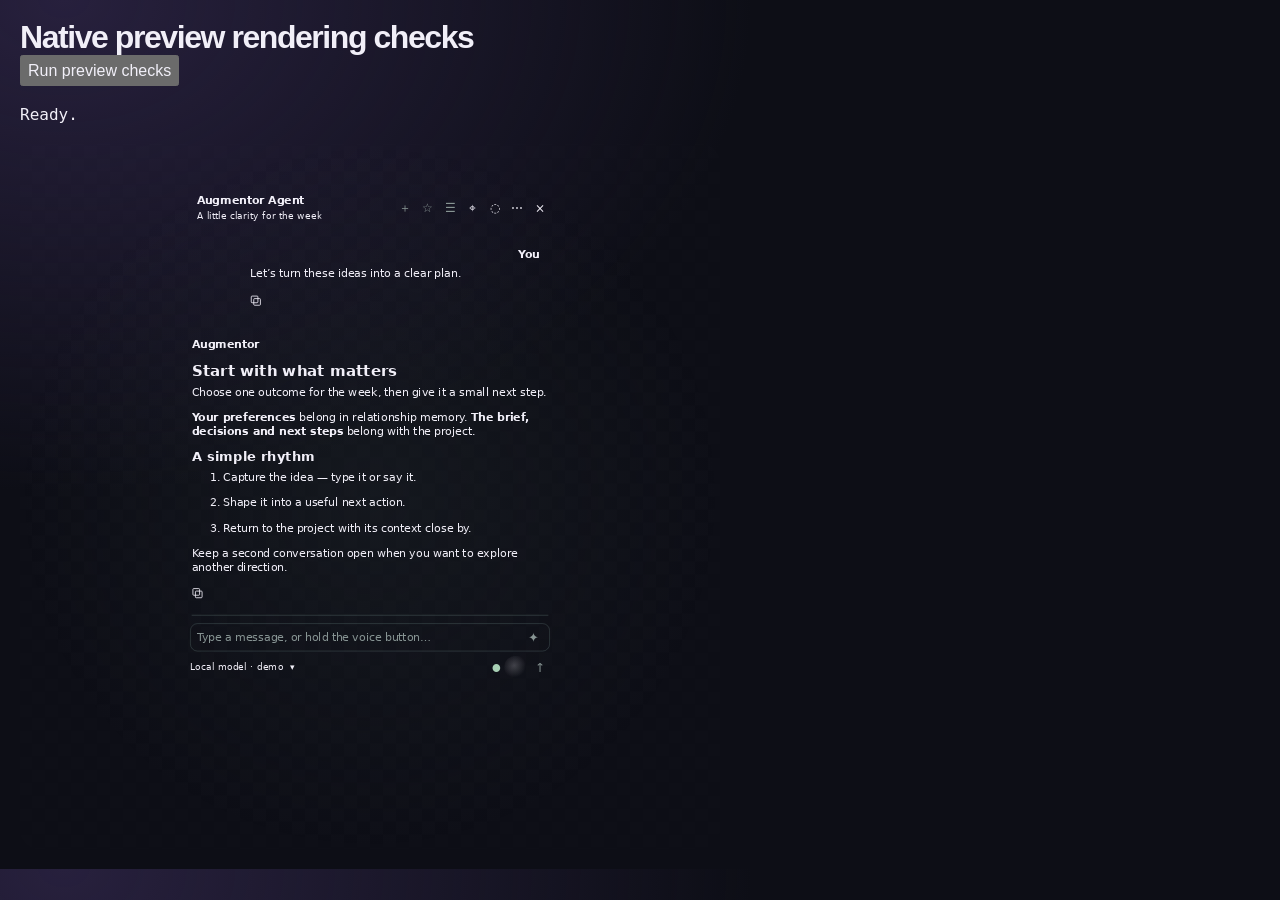
<file: tests/preview-rendering.html>
<!doctype html>
<!-- Copyright © 2026 Manolo Remiddi · SPDX-License-Identifier: MIT -->
<html lang="en"><meta charset="utf-8"><title>Native preview rendering checks</title><link rel="stylesheet" href="../assets/skin-studio.css?v=2"><style>body{padding:20px}#preview-stage{width:700px}pre{white-space:pre-wrap}</style><h1>Native preview rendering checks</h1><button id="run">Run preview checks</button><pre id="result">Ready.</pre><div id="fixture"></div>
<script type="module">
import {NativePreview} from '../assets/skin-preview.mjs?v=2';
import {presets} from '../assets/skin-format.mjs?v=2';
const doc=new DOMParser().parseFromString(await (await fetch('../skins.html')).text(),'text/html'),stage=doc.querySelector('#preview-stage');document.querySelector('#fixture').append(stage);
const preview=new NativePreview(stage),result=document.querySelector('#result');
const sleep=ms=>new Promise(resolve=>setTimeout(resolve,ms)),assert=(ok,message)=>{if(!ok)throw Error(message);};
document.querySelector('#run').onclick=async()=>{try{
 const messages=[];preview.update(presets.Futuristic,false);await document.fonts.ready;await sleep(100);
 assert(document.fonts.check('13px Native'),'Native font not loaded');
 const before=preview.canvas.toDataURL();await sleep(100);assert(preview.canvas.toDataURL()===before,'Paused frame moved');messages.push('PASS paused motion and native fonts');
 preview.update({...presets.Futuristic,opacity:35},false);assert(getComputedStyle(stage.querySelector('article')).opacity==='1','Text fades with panel');assert(Math.abs(Number(getComputedStyle(stage.querySelector('.preview-glass')).opacity)-89/255)<.00001,'Glass opacity mismatch');messages.push('PASS independent glass transparency');
 preview.update({...presets.Futuristic,flares:false},false);assert(!preview.ctx.getImageData(0,0,840,990).data.some(x=>x),'Disabled effects still draw');messages.push('PASS native global effects switch');
 preview.update(presets.Futuristic,true);preview.visible=false;preview.schedule();const start=performance.now();for(let i=0;i<12;i++){preview.phase+=.04;preview.draw(.04);}messages.push('Plasma rendering mean: '+((performance.now()-start)/12).toFixed(1)+' ms/frame');
 preview.triggerFlare();assert(preview.flare&&preview.flare.travel>=28,'Flare trigger failed');messages.push('PASS explicit native flare preview');
 preview.update(presets['Blossom lake'],false);await sleep(150);assert(preview.swarm.butterflies.length===420,'Swarm size mismatch');assert(preview.swarm.colours.includes('#f7b597'),'Native image palette missing');messages.push('PASS 420 native butterflies and Blossom palette');
 const still=preview.canvas.toDataURL();preview.update(presets['Blossom lake'],true);preview.visible=true;preview.schedule();await sleep(200);assert(preview.canvas.toDataURL()!==still,'Animated butterfly frame did not change');preview.motion=false;preview.schedule();messages.push('PASS animated wings and flight');
 result.textContent=messages.join('\n')+'\nALL CHECKS PASSED';
 }catch(error){result.textContent='FAIL '+error.stack;}};
</script></html>
</file>
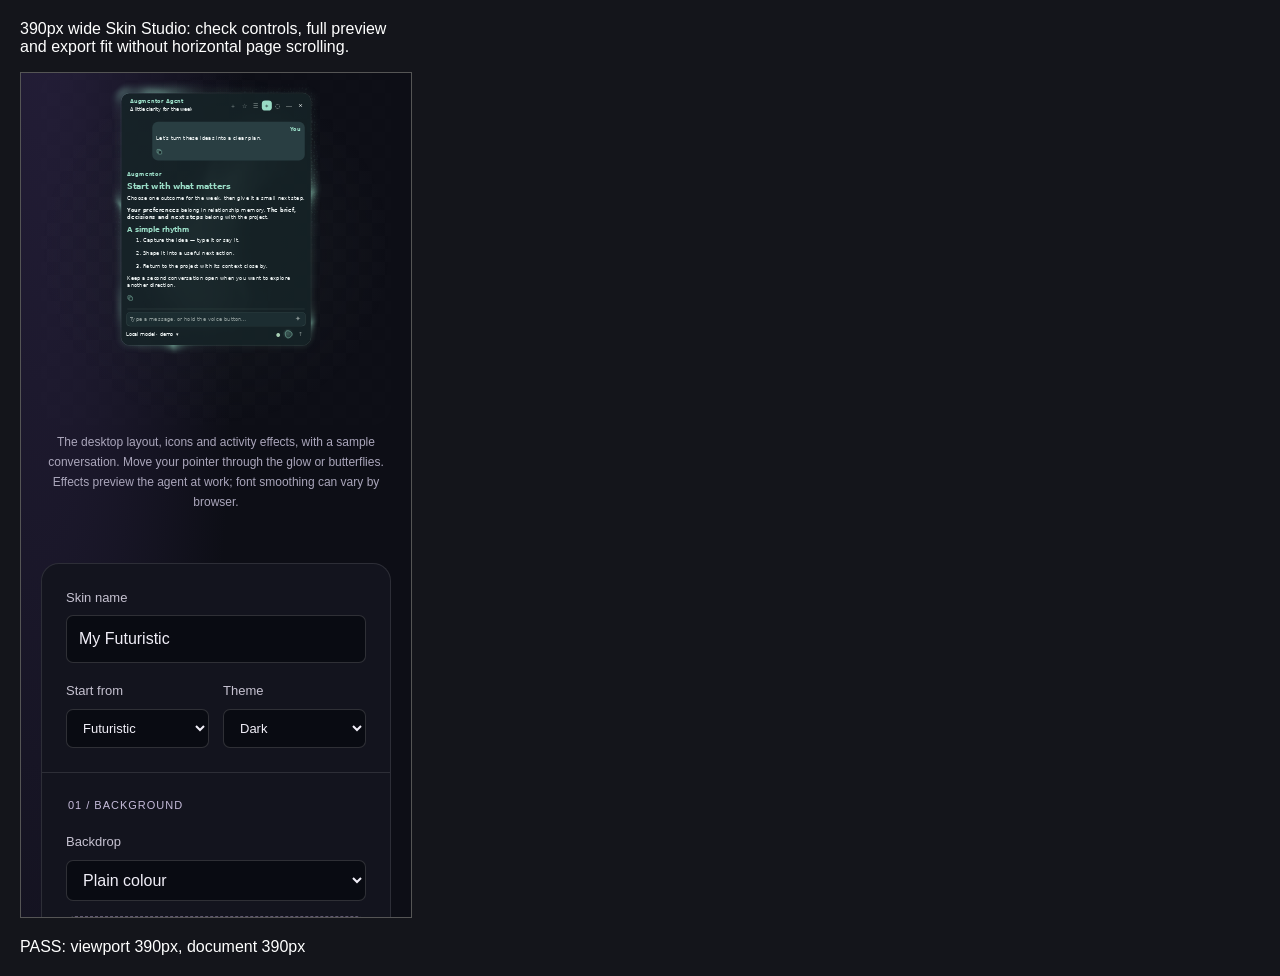
<file: tests/responsive-preview.html>
<!doctype html>
<!-- Copyright © 2026 Manolo Remiddi · SPDX-License-Identifier: MIT -->
<html lang="en"><meta charset="utf-8"><title>Skin Studio narrow viewport check</title><style>body{margin:20px;background:#14151b;color:#fff;font:16px sans-serif}iframe{width:390px;height:844px;border:1px solid #555}p{max-width:390px}</style><p>390px wide Skin Studio: check controls, full preview and export fit without horizontal page scrolling.</p><iframe title="Mobile Skin Studio" src="../skins.html#preview-stage"></iframe><p id="result">Loading…</p><script>document.querySelector("iframe").onload=()=>{const d=document.querySelector("iframe").contentDocument,w=d.documentElement.clientWidth,sw=d.documentElement.scrollWidth;document.getElementById("result").textContent=(sw===w?"PASS":"FAIL")+": viewport "+w+"px, document "+sw+"px";};</script></html>
</file>
<file: assets/redesign.css>
/* Copyright © 2026 Manolo Remiddi · SPDX-License-Identifier: MIT */
:root{color-scheme:dark;--bg:#090a10;--ink:#f2f0f8;--muted:#a7a5b8;--line:#ffffff1c;--violet:#b8a0ff;--ice:#a6cfff}*{box-sizing:border-box}html{scroll-behavior:smooth;scroll-padding-top:100px}body{margin:0;background:var(--bg);color:var(--ink);font-family:Inter,"Helvetica Neue",Arial,sans-serif;font-size:16px;line-height:1.65}a{color:inherit;text-decoration:none}button{font:inherit;color:inherit;cursor:pointer}a:focus-visible,button:focus-visible{outline:2px solid var(--ice);outline-offset:6px}button,a{-webkit-tap-highlight-color:transparent}button{touch-action:manipulation}img{max-width:100%;height:auto}h1,h2,h3,p{margin:0}h1,h2,h3{line-height:1.05;letter-spacing:-.055em}h1{font-size:clamp(58px,6.5vw,100px);font-weight:500}h2{font-size:clamp(40px,4.2vw,66px);font-weight:450}h2 span{color:#848293}em{font-style:normal;background:linear-gradient(100deg,#e1d6ff,#acb1f8 60%,#afdcf4);background-clip:text;-webkit-background-clip:text;color:transparent}p{color:var(--muted)}.shell{width:min(1280px,calc(100% - 100px));margin:auto}#atmosphere{position:fixed;inset:0;width:100%;height:100%;pointer-events:none;z-index:-1}.ambient{position:fixed;inset:0;z-index:-2;background:radial-gradient(ellipse at 83% 20%,#3c28582c,transparent 55%),radial-gradient(ellipse at 10% 80%,#152e4422,transparent 60%)}.masthead{position:relative;z-index:10;display:flex;align-items:center;justify-content:space-between;padding:25px 50px;border-bottom:1px solid var(--line);background:#0c0c1466;backdrop-filter:blur(20px)}.brand{font-size:22px;font-weight:650;letter-spacing:-1px;display:flex;align-items:center;gap:8px}.brand-agent{font-weight:350;color:var(--muted);margin-left:-4px}.masthead nav{display:flex;gap:30px;font-size:13px;color:#c1bece}.quiet{background:#ffffff07;border:1px solid var(--line);border-radius:30px;padding:8px 16px;font-size:12px}.hero{display:grid;grid-template-columns:1.05fr 1fr;align-items:center;min-height:760px;padding:60px 0 70px}.eyebrow{font-size:10px;font-weight:550;letter-spacing:2px;color:#c1b4e7}.hero .eyebrow{margin-bottom:28px}.eyebrow>span,.live-dot{display:inline-block;width:5px;height:5px;background:#c9b7ff;border-radius:50%;box-shadow:0 0 10px #ab8cff;margin-right:8px}.lead{font-size:20px;line-height:1.65;font-weight:350;margin-top:26px}.actions{display:flex;gap:27px;align-items:center;margin-top:35px}.button{display:inline-flex;align-items:center;justify-content:center;gap:35px;padding:14px 22px;border-radius:8px;font-size:13px;font-weight:600}.primary{color:#161022;background:linear-gradient(120deg,#e7dffd,#b7c3f2);box-shadow:0 0 30px #9875ed12}.button:hover{filter:brightness(1.1)}.text-link{font-size:13px;display:inline-block;border-bottom:1px solid #aaa0c757;padding:7px 0}.hero-facts{display:flex;gap:16px;font-size:10px;color:#9b95aa;margin-top:40px}.hero-facts span+span:before{content:'·';margin-right:16px}.hero-art{position:relative;min-width:0;height:660px;display:flex;align-items:center;justify-content:center}.hero-app{width:820px;max-width:145%;flex:none;position:relative;z-index:1;pointer-events:none}.orbit-line{position:absolute;width:110%;aspect-ratio:1;border:1px solid #a18ccf12;border-radius:50%;transform:rotate(-25deg) scaleY(.83)}.art-note{position:absolute;top:25px;left:50px;font-size:8px;letter-spacing:2px;color:#9e94b1}.floating-note{position:absolute;z-index:2;right:-15px;bottom:120px;padding:18px 25px;background:#19152291;border:1px solid #ffffff21;border-radius:10px;backdrop-filter:blur(20px)}.floating-note span{font-size:8px;letter-spacing:2px;color:#aaa2b9}.floating-note p{font-size:20px;color:#ede8fc;margin-top:5px}.capture-note{position:absolute;bottom:0;font-size:10px;color:#aaa1b8}.chapter{border-top:1px solid var(--line);padding:22px 0;display:flex;justify-content:space-between;gap:20px;font-size:9px;letter-spacing:1.8px;color:#aaa3b6}.experience,.editions,.availability{padding-top:70px;padding-bottom:90px}.section-heading{display:grid;grid-template-columns:1.2fr 1fr;gap:90px;align-items:end;margin-bottom:48px}.section-heading>p{max-width:430px;font-size:15px}.experience-stage{border:1px solid #ffffff24;border-radius:16px;background:linear-gradient(125deg,#17152166,#10141e66);overflow:hidden;box-shadow:0 25px 100px #0003}.stage-toolbar,.stage-footer{display:flex;justify-content:space-between;align-items:center;padding:22px 28px;border-bottom:1px solid var(--line);font-size:9px;letter-spacing:1px;color:#b0a8c2}.stage-footer{border-top:1px solid var(--line);border-bottom:0;letter-spacing:0}.segmented{display:flex;padding:4px;background:#09091080;border-radius:8px;border:1px solid var(--line)}.segmented button{font-size:11px;padding:7px 15px;border:0;background:transparent;border-radius:5px;color:#9993a9}.segmented button[aria-pressed=true]{background:#ffffff15;color:#eee8ff}.demo-space{height:650px;position:relative;display:flex;align-items:center;overflow:hidden}.demo-image{width:760px;max-width:85%;flex:none;position:relative;margin-left:-50px;z-index:1}.demo-image[hidden]{display:none}.compact-image{width:510px;margin-left:75px}.stage-copy{position:absolute;right:6%;width:30%;z-index:2}.stage-copy>p:last-child{font-size:28px;line-height:1.4;color:#ddd7e8;margin-top:20px;letter-spacing:-1px}.stage-haze{position:absolute;inset:0;background:radial-gradient(ellipse at 35% 50%,#66529e35,transparent 52%),radial-gradient(ellipse at 65% 80%,#43789518,transparent 55%)}.three-notes{display:grid;grid-template-columns:repeat(3,1fr);gap:45px;margin-top:40px}.three-notes article>span{font-size:10px;color:#9083ac}.three-notes h3{font-size:21px;font-weight:450;letter-spacing:-.5px;margin:12px 0}.three-notes p{font-size:13px}.editions>.chapter,.availability>.chapter{margin-bottom:65px}.edition-grid{display:grid;grid-template-columns:1fr 1fr;gap:24px}.edition{border:1px solid var(--line);border-radius:14px;padding:32px;background:#14121d77;overflow:hidden;backdrop-filter:blur(12px)}.edition-top{display:flex;justify-content:space-between;align-items:center;gap:10px}.badge{font-size:10px;padding:3px 9px;border:1px solid #a795ce42;border-radius:20px;color:#cabbe1;white-space:nowrap}.edition h3{font-size:52px;font-weight:450;margin:30px 0 20px}.edition>p{font-size:14px;max-width:430px}.browser-shot{height:280px;margin-top:32px;overflow:hidden;border-radius:10px;border:1px solid #ffffff20;box-shadow:0 10px 40px #0004}.browser-shot img{width:100%;display:block}.edition .small{font-size:10px;margin-top:12px}.orb-display{height:280px;display:flex;align-items:center;justify-content:center;position:relative}.orb-display img{width:340px;max-width:75%}.orb-display span{font-size:20px;letter-spacing:-.5px;color:#bbb0cd;margin-left:-30px}.edition-bottom{display:flex;justify-content:space-between;gap:15px;align-items:end;border-top:1px solid var(--line);padding-top:22px;margin-top:25px}.edition-bottom>span{font-size:11px;color:#aaa1b9}.voice{padding:100px 0 150px;display:grid;grid-template-columns:1fr 1fr;gap:90px;align-items:center}.voice h2{margin:20px 0}.voice .lead{font-size:18px}.voice p{margin-bottom:20px;font-size:14px}.voice .small{font-size:12px}.voice-art{position:relative;min-height:340px;display:flex;justify-content:center;align-items:center}.voice-ring{position:absolute;width:290px;height:290px;border:1px solid #bca5e829;border-radius:50%;box-shadow:0 0 80px #8c6be31b,inset 0 0 70px #8c6be319}.voice-ring:after{content:'';position:absolute;inset:24px;border:1px solid #d0bfff14;border-radius:50%}.waveform{display:flex;gap:8px;align-items:center}.waveform i{display:block;width:5px;height:30px;border-radius:5px;background:linear-gradient(#d3b4ff,#86b9df);box-shadow:0 0 15px #d3b4ff25}.waveform i:nth-child(2n){height:65px}.waveform i:nth-child(3n){height:100px}.waveform i:nth-child(5){height:125px}.voice-art>span{position:absolute;bottom:0;font-size:8px;letter-spacing:2px;color:#b0a3c9}.availability-grid{display:grid;grid-template-columns:1fr 1.15fr;gap:70px}.download-card{background:#1a152580;border:1px solid var(--line);border-radius:14px;padding:32px}.download-card h3{font-size:30px;font-weight:450;margin:20px 0}.download-card p{font-size:14px;margin-bottom:25px}.download-card .button{display:flex;margin-bottom:12px}.download-card .small{font-size:11px;margin:25px 0 0}.roadmap article{display:flex;gap:28px;padding:24px 0;border-bottom:1px solid var(--line)}.road-number{font-size:11px;color:#8e7dab}.roadmap h3{font-size:20px;font-weight:450;letter-spacing:-.4px;margin-bottom:13px}.roadmap h3 span{font-size:9px;letter-spacing:0;color:#baacd0;margin-left:10px}.roadmap p{font-size:13px}.roadmap article:first-child{padding-top:10px}footer{display:flex;justify-content:space-between;align-items:center;gap:20px;border-top:1px solid var(--line);padding:32px 0}footer p,footer>a:last-child{font-size:11px}.motion-off #atmosphere{opacity:.55}@media(min-width:1500px){.hero{min-height:850px}}@media(max-width:1000px){.shell{width:calc(100% - 48px)}.masthead{padding:20px 24px}.masthead nav{gap:18px}.hero{min-height:640px}.hero-art{height:560px}.hero-app{max-width:155%}.floating-note{right:0;bottom:70px}.hero-facts{flex-direction:column;gap:0}.hero-facts span+span:before{display:none}.section-heading{gap:35px}.stage-copy>p:last-child{font-size:23px}.demo-image{max-width:85%;margin-left:-65px}.compact-image{max-width:60%;margin-left:0}.demo-space{height:560px}.edition{padding:24px}.voice{gap:35px}.availability-grid{gap:30px}}@media(max-width:700px){html{scroll-padding-top:25px}.shell{width:calc(100% - 40px)}.masthead{padding:16px 20px}.masthead nav{display:none}.brand{font-size:19px}.quiet{font-size:10px;padding:7px 10px}.hero{grid-template-columns:1fr;padding:60px 0 20px;overflow:hidden}.hero h1{font-size:clamp(48px,11.5vw,74px)}.hero .lead{font-size:18px}.hero .eyebrow{font-size:9px}.hero-facts{flex-direction:row;gap:18px;font-size:9px}.hero-art{height:540px;margin-top:20px}.hero-app{width:700px;max-width:155%}.floating-note{bottom:38px;right:2px;padding:12px 18px}.art-note{top:15px;left:10px;font-size:7px}.capture-note{font-size:9px}.actions{gap:20px}.button{gap:20px}.chapter{font-size:8px;letter-spacing:1px}.chapter span:last-child{text-align:right;max-width:48%}.section-heading{grid-template-columns:1fr;gap:25px;margin-bottom:30px}.section-heading>p{font-size:14px}.experience,.editions,.availability{padding-top:40px;padding-bottom:55px}.stage-toolbar{padding:16px 12px;gap:10px;letter-spacing:.5px;font-size:7px}.segmented button{font-size:10px;padding:6px 10px}.demo-space{height:565px;align-items:start;justify-content:center}.demo-image{width:640px;max-width:160%;margin:-55px 0 0}.compact-image{width:450px;max-width:125%;margin:-5px 0 0}.stage-copy{bottom:25px;right:auto;text-align:center;width:90%}.stage-copy .eyebrow{font-size:8px}.stage-copy>p:last-child{font-size:21px;margin-top:10px}.stage-footer{padding:16px 12px;gap:15px;font-size:8px}.stage-footer span{max-width:50%}.three-notes{grid-template-columns:1fr;gap:25px}.three-notes article{border-bottom:1px solid var(--line);padding-bottom:20px}.edition-grid{grid-template-columns:1fr}.editions>.chapter,.availability>.chapter{margin-bottom:40px}.edition h3{font-size:45px}.browser-shot{height:240px}.voice{grid-template-columns:1fr;padding:40px 0 70px;gap:50px}.voice-art{min-height:310px}.voice-art>span{bottom:-15px}.availability-grid{grid-template-columns:1fr}.download-card{padding:25px}.roadmap{margin-top:10px}footer{align-items:start;flex-direction:column;gap:12px}h2{font-size:42px}}@media(prefers-reduced-motion:reduce){html{scroll-behavior:auto}}[hidden]{display:none!important}
/* Keep the deliberately oversized transparent captures inside the page. */
main{overflow:clip}.hero-art{max-width:100%}
/* Revision 02: utility, sovereignty and product details. */
.start-strip{display:flex;justify-content:space-between;align-items:center;gap:22px;border:1px solid var(--line);border-radius:12px;background:#191623a6;padding:22px 26px;margin-bottom:25px}.start-strip div{display:flex;flex-direction:column;gap:5px}.start-strip strong{font-size:17px;font-weight:500}.start-strip span{color:var(--muted);font-size:12px}.start-strip a{font-size:14px;color:#d4c7f0}.feature-section,.browser-action,.feature-gallery,.plugins-section,.installation,.community{padding-top:80px;padding-bottom:70px}.section-heading .eyebrow{margin-bottom:22px}.principles{display:grid;grid-template-columns:repeat(3,1fr);gap:35px;padding:32px 0 45px;border-bottom:1px solid var(--line)}.feature-icon{display:flex;align-items:center;justify-content:center;width:40px;height:40px;color:#c3b1f6;border:1px solid #ffffff22;background:#baa0ff09;border-radius:10px;font:18px monospace;margin-bottom:20px}.principles h3,.feature-grid h3{font-size:23px;line-height:1.25;font-weight:500;letter-spacing:-.6px;margin-bottom:15px}.principles p,.feature-grid p{font-size:16px}.feature-grid{display:grid;grid-template-columns:repeat(3,1fr);gap:40px 35px;margin-top:45px}.feature-grid small{font-size:12px;color:#aaa2b7;display:block;margin-top:15px;line-height:1.6}.feature-scope{font-size:12px;border-top:1px solid var(--line);padding-top:20px;margin-top:35px}.browser-capture{margin:0;border:1px solid #8aaaff30;border-radius:14px;overflow:hidden;background:#101018}.browser-capture-pair{display:grid;grid-template-columns:3fr 1fr;align-items:start}.browser-capture-pair img{display:block;width:100%;height:490px;object-fit:cover;object-position:top}.browser-capture-pair img+img{border-left:1px solid var(--line)}figcaption{font-size:12px;color:#aaa2b8;padding:17px 22px;line-height:1.6}.gallery-grid{display:grid;grid-template-columns:1.3fr 1fr;gap:25px;align-items:stretch}.gallery-grid figure{margin:0;border:1px solid var(--line);border-radius:14px;background:#15132080;overflow:hidden;display:flex;flex-direction:column}.gallery-grid figure>div{padding:30px 30px 15px}.gallery-grid h3{font-size:28px;letter-spacing:-.8px;font-weight:450;margin:15px 0}.gallery-grid p{font-size:16px}.gallery-grid .eyebrow{font-size:12px}.gallery-grid figure>a{display:flex;flex:1;align-items:center;justify-content:center}.gallery-grid img{display:block}.code-feature img{width:100%}.colour-feature img{width:330px;max-width:90%;margin:15px auto;border-radius:12px}.gallery-grid figcaption{margin-top:auto}.plugin-list{border-top:1px solid var(--line)}.plugin-list article{display:flex;align-items:center;gap:25px;padding:24px 0;border-bottom:1px solid var(--line)}.plugin-list h3{font-size:23px;letter-spacing:-.5px;margin-bottom:8px;font-weight:450}.plugin-list p{font-size:16px}.plugin-list .badge{margin-left:auto;font-size:12px}.plugin-mark{font-size:24px;color:#b5a0e1}.collection-download{margin-top:30px;display:grid;grid-template-columns:1fr 1fr;gap:50px}.collection-download>div{display:flex;flex-direction:column;align-items:start;gap:15px}.collection-download p{font-size:14px}.installation details{border:1px solid var(--line);background:#14131d90;border-radius:12px;padding:23px;margin-bottom:18px}.installation summary{cursor:pointer;font-size:18px;font-weight:500;color:#e3daf4}.installation details>p{margin:15px 0;font-size:14px}.installation textarea{display:block;width:100%;height:235px;resize:vertical;color:#ccc5df;background:#090910aa;border:1px solid #ffffff22;border-radius:9px;padding:18px;line-height:1.65;font:13px/1.65 ui-monospace,monospace;margin-bottom:20px}.installation .text-link{margin-left:20px}.copy-install{border:0}.community{display:grid;grid-template-columns:1fr 1fr;gap:70px;border-top:1px solid var(--line)}.community .eyebrow{margin-bottom:22px}.community-links{display:flex;flex-direction:column;gap:15px}.community-links a{font-size:14px;color:var(--muted);padding:14px 0;border-bottom:1px solid var(--line)}.community-links span{display:block;color:#eee7ff;font-size:20px;margin-bottom:5px}.handy-note{display:flex;align-items:center;gap:25px;padding:25px;border:1px solid var(--line);border-radius:12px;margin-top:25px;margin-bottom:55px;background:#11121b66}.handy-note>div:nth-child(2){flex:1}.handy-note h3{font-size:18px;letter-spacing:-.3px;font-weight:500;margin-bottom:8px}.handy-note p{font-size:14px}.handy-note .text-link{white-space:nowrap}.mini-wave{display:flex;align-items:center;justify-content:center;gap:4px;width:58px;height:58px;flex:none;border-radius:50%;border:1px solid #bba0e22b;box-shadow:inset 0 0 18px #8866bb20}.mini-wave i{width:3px;height:13px;border-radius:3px;background:#bba7de}.mini-wave i:nth-child(2n){height:25px}.mini-wave i:nth-child(3){height:32px}.eyebrow,.art-note,.chapter,.hero-facts,.capture-note,.floating-note span,.stage-toolbar,.stage-footer,.stage-copy .eyebrow,.three-notes article>span{font-size:12px}.badge,.edition .small,.edition-bottom>span,.road-number,.roadmap h3 span,.download-card .small,footer p,footer>a:last-child{font-size:12px}.masthead nav,.quiet,.segmented button,.text-link,.button{font-size:14px}.section-heading>p,.edition>p,.three-notes p,.download-card p,.roadmap p{font-size:16px}.hero .eyebrow{font-size:12px}.art-note{font-size:10px;letter-spacing:1px}.edition-top .eyebrow{font-size:11px;letter-spacing:1px}@media(max-width:1000px){.masthead nav{gap:15px;font-size:12px}.feature-grid{grid-template-columns:1fr 1fr}.start-strip{flex-wrap:wrap}.browser-capture-pair img{height:370px}.gallery-grid{grid-template-columns:1fr 1fr}}@media(max-width:700px){.feature-section,.browser-action,.feature-gallery,.plugins-section,.installation,.community{padding-top:45px;padding-bottom:45px}.start-strip{align-items:start;flex-direction:column;padding:20px;gap:15px}.principles,.feature-grid,.gallery-grid,.collection-download,.community{grid-template-columns:1fr;gap:30px}.principles{gap:30px}.feature-grid article{border-bottom:1px solid var(--line);padding-bottom:25px}.feature-icon{margin-bottom:15px}.browser-capture-pair{grid-template-columns:1fr}.browser-capture-pair img{height:auto;object-fit:contain}.browser-capture-pair img+img{width:220px;height:340px;object-fit:cover;margin:15px auto;border:1px solid var(--line);border-radius:10px}.gallery-grid figure>div{padding:24px}.plugin-list article{gap:15px;flex-wrap:wrap}.plugin-list article>div{flex:1;min-width:200px}.plugin-list .badge{margin-left:40px}.installation details{padding:18px}.installation .text-link{margin:15px 0 0}.installation summary{font-size:16px}.handy-note{flex-wrap:wrap;padding:20px;gap:18px}.handy-note>div:nth-child(2){flex-basis:calc(100% - 80px)}.handy-note>.text-link{margin-left:76px}.hero-facts{flex-wrap:wrap;font-size:12px}.hero .eyebrow{font-size:11px}.chapter{font-size:11px;letter-spacing:.4px}.stage-toolbar{flex-wrap:wrap;font-size:11px}.stage-footer{font-size:11px}.stage-copy .eyebrow{font-size:10px}.capture-note{font-size:11px}.art-note{font-size:9px}.masthead .quiet{font-size:12px}.floating-note{bottom:45px}.edition-top{flex-wrap:wrap}.edition-bottom{align-items:start;flex-direction:column}.three-notes p{font-size:16px}.segmented button{font-size:12px;padding:8px 13px}.gallery-grid figcaption{padding:15px 22px}}

.full-browser-image{display:block}.full-browser-image img{display:block;width:100%;height:auto}.browser-shot{height:auto;aspect-ratio:2560/1403}.browser-shot img{width:100%;height:auto}
.platform-explained{padding-top:50px;padding-bottom:70px}.connection-chain{list-style:none;margin:0;padding:0;display:grid;grid-template-columns:repeat(3,1fr);gap:20px}.connection-chain li{padding:25px;border:1px solid var(--line);border-radius:12px;background:#19142180}.connection-chain strong{display:block;font-size:18px;font-weight:500;margin-bottom:10px}.connection-chain span{font-size:14px;color:var(--muted)}.platform-answers{display:grid;grid-template-columns:1fr 1fr;gap:45px;margin-top:35px}.platform-answers h3{font-size:23px;line-height:1.3;font-weight:500;letter-spacing:-.5px;margin-bottom:15px}.platform-answers p{font-size:16px;margin-bottom:15px}@media(max-width:700px){.connection-chain,.platform-answers{grid-template-columns:1fr}.platform-explained{padding-top:30px;padding-bottom:40px}.platform-answers{gap:25px}}
/* Community links, carried forward from the original website. */
.header-right{display:flex;align-items:center;gap:16px}.masthead .header-social{display:flex;align-items:center;gap:4px}.header-social a{display:flex;align-items:center;justify-content:center;width:36px;height:36px;border:1px solid transparent;border-radius:9px;color:#c5bed5}.header-social svg{display:block;width:20px;height:20px;fill:currentColor}.header-social a:hover{color:#f2eaff;border-color:#b99af044;background:#b99af014}.header-social .soc-discord:hover{color:#a5acff}.header-social .soc-youtube:hover{color:#ff9baf}@media(max-width:1150px){.masthead>nav{display:none}}@media(max-width:700px){.masthead{flex-wrap:wrap;gap:10px}.header-right{display:contents}.masthead .header-social{margin-left:auto;gap:0}.header-social a{width:32px;height:36px}.masthead .quiet{order:3;margin-left:auto}.brand-agent{display:none}}
/* Clarity review: two products, equally visible at the first decision. */
.product-intro{padding:38px 0 45px}.intro-heading{text-align:center;max-width:880px;margin:0 auto 25px}.intro-heading h1{font-size:clamp(34px,3.7vw,55px);letter-spacing:-.045em;margin:13px 0 15px;line-height:1.1}.intro-heading>p:last-of-type{font-size:16px;max-width:690px;margin:auto}.edition-jumps{display:flex;justify-content:center;gap:25px;font-size:14px;margin-top:16px;color:#d0c5e4}.product-choice-grid{display:grid;grid-template-columns:1fr 1fr;gap:24px}.product-choice{padding:25px;border:1px solid #d1bbff2b;background:linear-gradient(135deg,#24203180,#14131e99);border-radius:16px;min-width:0}.choice-heading{display:flex;justify-content:space-between;align-items:center;gap:12px}.choice-heading h2{font-size:27px;letter-spacing:-.8px;margin:8px 0 0;font-weight:500}.choice-heading .eyebrow{font-size:11px;letter-spacing:1.5px}.choice-heading .badge{font-size:11px}.product-choice>p{font-size:15px;line-height:1.6;margin-top:16px;min-height:72px}.edition-preview{display:flex;align-items:center;justify-content:center;height:245px;margin:12px 0;overflow:hidden;border-radius:9px;background:radial-gradient(ellipse at center,#7955a821,transparent 70%)}.edition-preview>img{display:block;width:100%;height:auto;border:1px solid #ffffff15;border-radius:6px}.edition-preview--desktop>img{width:auto;height:430px;max-width:none;border:0;border-radius:0}.choice-actions{display:flex;align-items:center;gap:18px;flex-wrap:wrap}.product-choice>.choice-status{font-size:12px;min-height:0;color:#b6abc7;margin-top:17px}.compatibility-details{margin-top:25px}.feature-grid{grid-template-columns:repeat(2,1fr)}.installation{padding-top:45px}.masthead>nav{font-size:13px;gap:20px}@media(max-width:1000px){.choice-heading{align-items:start;flex-direction:column;gap:10px}.choice-heading h2{font-size:25px}.edition-preview{height:210px}.edition-preview--desktop>img{height:375px}.product-choice{padding:20px}.choice-actions{gap:10px}.choice-actions .button{padding:12px 16px}}@media(max-width:700px){.product-intro{padding-top:30px}.intro-heading{text-align:left}.intro-heading h1{font-size:37px}.intro-heading .eyebrow{font-size:10px;letter-spacing:1px}.edition-jumps{justify-content:flex-start;gap:20px}.product-choice-grid{grid-template-columns:1fr;gap:18px}.choice-heading{flex-direction:row;align-items:center}.choice-heading h2{font-size:24px}.choice-heading .badge{font-size:10px;padding:3px 6px}.product-choice>p{min-height:0}.edition-preview{height:205px}.edition-preview--desktop>img{height:360px}.feature-grid{grid-template-columns:1fr}.choice-actions .text-link{font-size:13px}.compatibility-details .platform-answers{margin-top:22px}}
.product-choice .choice-actions{margin-top:18px}.product-choice .edition-preview{margin-top:20px}
/* Two real interface captures, presented as objects on separate planes. */
.layered-hero{display:grid;grid-template-columns:39% 61%;align-items:center;min-height:770px;padding:45px 0 65px;gap:0}.layered-copy{position:relative;z-index:3}.layered-copy h1{font-size:clamp(42px,4.25vw,65px);line-height:1.08;letter-spacing:-.055em;font-weight:450;margin:25px 0}.layered-copy>.eyebrow{font-size:11px;letter-spacing:1.7px}.layered-lead{font-size:17px;line-height:1.7;max-width:420px}.hero-product-links{margin-top:30px;display:grid;grid-template-columns:1fr 1fr;gap:18px}.hero-product-links .button{gap:20px;padding:13px 18px;white-space:nowrap}.hero-secondary{border:1px solid #c5b3e65c;background:#24203288;color:#e8dff9}.hero-product-links p{font-size:11px;line-height:1.6;margin-top:13px;color:#b8adc9}.hero-install{margin-top:20px;color:#c8bcdd}.layered-scene{position:relative;height:660px;min-width:0;isolation:isolate}.scene-world{position:absolute;top:0;left:50%;width:760px;height:660px;transform:translateX(-50%) scale(.93);transform-origin:50% 45%;perspective:1400px}.scene-aura{position:absolute;inset:60px -20px 0;background:radial-gradient(ellipse at 55% 35%,#677cec25,transparent 55%),radial-gradient(ellipse at 40% 75%,#be73f13b,transparent 55%);filter:blur(25px);pointer-events:none}.browser-plane{position:absolute;margin:0;width:670px;left:95px;top:85px;transform:rotateX(7deg) rotateY(-19deg) rotateZ(-5deg);transform-origin:50% 50%;z-index:1}.browser-plane>a{display:block;border:1px solid #c6cfff60;border-radius:13px;background:#151723;box-shadow:7px 6px 0 #282939,10px 9px 0 #151620,28px 40px 75px #0009,0 0 45px #7487e522;overflow:hidden}.browser-plane img{display:block;width:100%;height:auto}.browser-plane figcaption{display:flex;align-items:center;gap:11px;margin-bottom:14px;padding:0 10px;font-size:12px;color:#b6bdd8}.browser-plane figcaption strong{font-size:22px;font-weight:500;color:#e5e9fa;letter-spacing:-.5px}.plane-number{font:11px monospace;color:#b8a5df}.desktop-plane{position:absolute;left:105px;top:245px;margin:0;z-index:2;transform:rotateX(5deg) rotateY(-16deg) rotateZ(-5deg);transform-origin:50% 50%}.desktop-plane-window{position:relative;display:block;width:302px;height:365px;overflow:hidden;filter:drop-shadow(16px 25px 20px #05040bb0)}.desktop-plane-window img{position:absolute;width:520px;max-width:none;height:auto;left:-110px;top:-110px}.desktop-plane figcaption{margin:0 0 0 8px;padding:10px 17px;display:flex;align-items:center;gap:10px;border:1px solid #d4bcfc35;border-radius:10px;background:#20192cce;backdrop-filter:blur(16px);color:#c4b6d7;font-size:12px;box-shadow:0 15px 40px #0003}.desktop-plane figcaption strong{color:#eee5ff;font-size:21px;font-weight:500;letter-spacing:-.5px}.scene-caption{position:absolute;right:5px;bottom:20px;font-size:13px;color:#c6bdd8;line-height:1.8;text-align:right}.scene-caption span{font-size:10px;color:#a99dbb}@media(min-width:1450px){.scene-world{transform:translateX(-50%) scale(1.02)}.layered-hero{min-height:820px}}@media(max-width:1100px){.layered-hero{grid-template-columns:41% 59%;min-height:720px}.layered-copy h1{font-size:46px}.scene-world{transform:translateX(-50%) scale(.78);left:48%}.hero-product-links{grid-template-columns:1fr;gap:15px}.hero-product-links>div{display:flex;align-items:center;gap:14px}.hero-product-links p{margin:0;font-size:10px}.hero-product-links .button{font-size:13px;min-width:132px}.layered-scene{height:630px}.layered-lead{font-size:16px}}@media(max-width:800px){.layered-hero{grid-template-columns:1fr;min-height:0;padding-top:40px;padding-bottom:20px}.layered-copy h1{font-size:clamp(43px,7.5vw,60px)}.layered-lead{max-width:540px}.hero-product-links{grid-template-columns:1fr 1fr;max-width:580px}.hero-product-links>div{display:block}.hero-product-links p{margin-top:10px;font-size:12px}.hero-product-links .button{font-size:14px}.layered-scene{height:580px;margin-top:0}.scene-world{left:50%;transform:translateX(-50%) scale(.82);top:-25px}.scene-caption{right:25px}}@media(max-width:500px){.layered-hero{padding-top:30px}.layered-copy h1{font-size:43px;margin:20px 0}.layered-copy>.eyebrow{font-size:10px}.hero-product-links{gap:12px}.hero-product-links .button{font-size:13px;padding:12px 16px;min-width:0}.hero-product-links p{font-size:11px}.layered-scene{height:385px;margin-top:20px}.scene-world{transform:translateX(-50%) scale(.49);transform-origin:50% 0;top:0;left:46%}.scene-caption{font-size:18px;right:20px;bottom:-55px}.scene-caption span{font-size:15px}.browser-plane figcaption{font-size:20px}.browser-plane figcaption strong{font-size:30px}.desktop-plane figcaption{font-size:18px}.desktop-plane figcaption strong{font-size:30px}.plane-number{font-size:17px}}
.desktop-plane figcaption{position:absolute;bottom:calc(100% + 8px);left:0;white-space:nowrap}.layered-hero{min-height:710px;padding-top:30px;padding-bottom:40px}.layered-scene{height:610px}.scene-world{top:-20px}@media(max-width:800px){.layered-hero{min-height:0;padding-top:40px;padding-bottom:20px}.layered-scene{height:580px}.scene-world{top:-25px}}@media(max-width:500px){.layered-hero{padding-top:30px}.layered-scene{height:385px}.scene-world{top:0}.desktop-plane figcaption{font-size:16px}}

/* Complete preview: native voice/skin capture and capability notes. */
.voice-release{padding-block:70px}.voice-release-grid{display:grid;grid-template-columns:minmax(0,1.1fr) minmax(0,1fr);gap:clamp(24px,5vw,80px);align-items:center}.voice-release figure{margin:0}.voice-release video{display:block;width:100%;height:auto;max-height:760px;object-fit:contain}.voice-release figcaption{font-size:12px;color:var(--muted,#aaa);line-height:1.7;text-align:center}.release-details article{padding:20px 0;border-bottom:1px solid #ffffff18}.release-details h3{font-size:22px;margin:0 0 12px}.release-details p{line-height:1.75;color:#bdb6ce}.installation code{color:#e5ccff}.installation textarea{max-width:100%}@media(max-width:760px){.voice-release-grid{grid-template-columns:1fr}.voice-release{padding-block:40px}.voice-release video{max-height:580px}}
.desktop-plane-window{height:390px}.desktop-plane-window img{position:static;width:100%;max-width:100%;height:100%;object-fit:contain}

.skin-showcase{padding-block:70px}.skin-showcase-grid{display:grid;grid-template-columns:1fr 1fr;gap:24px}.skin-showcase-card{display:block;border:1px solid #ffffff1c;background:#17182455;border-radius:22px;overflow:hidden}.skin-showcase-card>div{padding:28px 30px 0}.skin-showcase-card h3{font-size:28px;margin:14px 0}.skin-showcase-card p{font-size:14px}.skin-showcase-card img{display:block;width:100%;height:500px;object-fit:contain}.skin-showcase-card>span{display:block;padding:20px 30px;border-top:1px solid #ffffff1c;font-size:13px}.skin-studio-link{display:flex;align-items:center;gap:28px;margin-top:26px;font-size:13px}.skin-studio-link span{max-width:480px}.skin-film-picker{display:flex;justify-content:center;gap:10px}.skin-film-picker [aria-pressed=true]{border-color:#b8a0ff;background:#b8a0ff22}@media(max-width:760px){.skin-showcase-grid{grid-template-columns:1fr}.skin-showcase-card img{height:440px}.skin-studio-link{align-items:start;flex-direction:column;gap:15px}}
</file>
<file: assets/brand-orb.css>
/* Copyright © 2026 Manolo Remiddi · SPDX-License-Identifier: MIT */
/* Shared header icon for the home page and Skin Studio. */
.brand-orb{display:inline-block;width:27px;height:27px;border:1px solid #c1a0ff;border-radius:45% 55% 58% 42%;box-shadow:inset 2px 1px 8px #ae86ff80,0 0 18px #a78dfc55;margin-right:6px}
.brand-orb{position:relative;isolation:isolate;animation:brand-shape 7s ease-in-out infinite alternate}.brand-orb:before,.brand-orb:after{content:'';position:absolute;inset:-5px;border-radius:inherit;z-index:-1;pointer-events:none}.brand-orb:before{background:conic-gradient(from 40deg,transparent,#b4a0ff65,transparent 50%,#7aaeff80,transparent);filter:blur(5px);animation:brand-flow 9s linear infinite}.brand-orb:after{inset:5px;background:#9675ce30;filter:blur(3px);animation:brand-breath 4s ease-in-out infinite alternate}@keyframes brand-shape{0%{border-radius:43% 57% 54% 46%;transform:rotate(-12deg)}50%{border-radius:58% 42% 39% 61%}100%{border-radius:49% 51% 59% 41%;transform:rotate(16deg)}}@keyframes brand-flow{to{transform:rotate(360deg)}}@keyframes brand-breath{to{opacity:.35;transform:scale(1.5)}}.motion-off .brand-orb,.motion-off .brand-orb:before,.motion-off .brand-orb:after{animation-play-state:paused}
@media(max-width:700px){.brand-orb{width:23px;height:23px}}
@media(prefers-reduced-motion:reduce){.brand-orb,.brand-orb:before,.brand-orb:after{animation:none}}
</file>
<file: assets/style.css>
/* Augmentor Agent — website (augmentoragent.com)
   Copyright © 2026 Manolo Remiddi
   SPDX-License-Identifier: MIT
   License: MIT — see LICENSE at the repository root. */

/* Augmentor · augmentoragent.com
   Visual system lifted from the ResonantOS whitepaper aesthetic:
   near-black glass, drifting gradient orbs, DM Sans + JetBrains Mono,
   emerald/amber palette, gradient-text headings. */

:root {
  --color-primary:   #10b981;   /* emerald */
  --color-secondary: #d97706;   /* amber   */
  --color-accent-1:  #34d399;   /* mint    */
  --color-accent-2:  #92400e;   /* brown   */
  --color-warning:   #ea580c;   /* orange  */
  --color-tertiary:  #78350f;   /* dark brown */

  --bg: #000000;
  --bg-grad-1: #050505;
  --bg-grad-2: #0a0a0a;

  --text-hi: #f4f4f5;             /* zinc-100 */
  --text-mid: #d4d4d8;            /* zinc-300 */
  --text-dim: #a1a1aa;            /* zinc-400 */
  --text-faint: #71717a;          /* zinc-500 */
  --text-ghost: #52525b;          /* zinc-600 */

  --glass-bg: rgba(0, 0, 0, 0.30);
  --glass-bg-strong: rgba(0, 0, 0, 0.45);
  --glass-border: rgba(255, 255, 255, 0.08);
  --hairline: rgba(255, 255, 255, 0.05);
  --hairline-br: rgba(255, 255, 255, 0.03);

  --radius-card: 24px;
  --radius-box: 12px;

  --font-sans: "DM Sans", system-ui, -apple-system, "Segoe UI", sans-serif;
  --font-mono: "JetBrains Mono", ui-monospace, SFMono-Regular, Menlo, monospace;
}

* { box-sizing: border-box; }

html { scroll-behavior: smooth; }

body {
  margin: 0;
  background: var(--bg);
  color: var(--text-hi);
  font-family: var(--font-sans);
  -webkit-font-smoothing: antialiased;
  -moz-osx-font-smoothing: grayscale;
  overflow-x: hidden;
  line-height: 1.6;
}

a { color: inherit; text-decoration: none; }

::selection { background: rgba(16, 185, 129, 0.35); color: #fff; }

/* ---------- Animated background atmosphere ---------- */
#background-container {
  position: fixed;
  inset: 0;
  z-index: 0;
  overflow: hidden;
  pointer-events: none;
}

.background-base {
  position: absolute;
  inset: 0;
  background: linear-gradient(135deg, #000 0%, #0a0a0a 50%, #000 100%);
}

.gradient-orb {
  position: absolute;
  border-radius: 50%;
  filter: blur(80px);
  opacity: 0.4;
  will-change: transform, filter;
  animation: orb-float 26s ease-in-out infinite alternate;
}

.gradient-orb-1 { width: 600px; height: 600px; background: linear-gradient(135deg,#10b981,#34d399); top:-200px; left:-200px; }
.gradient-orb-2 { width: 500px; height: 500px; background: linear-gradient(135deg,#34d399,#6ee7b7); bottom:-150px; right:-150px; animation-delay:-8s; }
.gradient-orb-3 { width: 400px; height: 400px; background: linear-gradient(135deg,#2dd4bf,#10b981); top:50%; left:50%; animation-delay:-16s; }
.gradient-orb-4 { width: 450px; height: 450px; background: linear-gradient(135deg,#059669,#10b981); bottom:30%; left:10%; opacity:0.3; animation-delay:-4s; }

@keyframes orb-float {
  0%   { transform: translate3d(0,0,0) scale(1); }
  100% { transform: translate3d(80px, 60px, 0) scale(1.15); }
}

.noise-overlay {
  position: absolute;
  inset: 0;
  opacity: 0.015;
  background-image: url("data:image/svg+xml,%3Csvg viewBox=%220 0 256 256%22 xmlns=%22http://www.w3.org/2000/svg%22%3E%3Cfilter id=%22n%22%3E%3CfeTurbulence type=%22fractalNoise%22 baseFrequency=%220.9%22 numOctaves=%224%22 stitchTiles=%22stitch%22/%3E%3C/filter%3E%3Crect width=%22100%25%22 height=%22100%25%22 filter=%22url(%23n)%22/%3E%3C/svg%3E");
}

#scroll-content { position: relative; z-index: 20; }

/* ---------- Navigation ---------- */
#main-nav {
  position: fixed;
  top: 0;
  left: 0;
  right: 0;
  z-index: 50;
  transition: background 0.5s ease;
}

.nav-inner {
  backdrop-filter: blur(20px);
  -webkit-backdrop-filter: blur(20px);
  background: rgba(0, 0, 0, 0.75);
  border-bottom: 1px solid rgba(255, 255, 255, 0.05);
}

.nav-wrap {
  max-width: 76rem;
  margin: 0 auto;
  padding: 0 1.5rem;
}

.nav-row {
  display: flex;
  align-items: center;
  gap: 1rem;
  min-height: 4rem;
  padding: 0.9rem 0;
}

.wordmark {
  flex: none;
  font-size: 1.25rem;
  font-weight: 500;
  letter-spacing: -0.02em;
  font-family: var(--font-sans);
}
.wordmark .light { font-weight: 700; color: #fff; }            /* "Augmentor Agent" — bold, primary */
.wordmark .accent { font-weight: 400; color: #34d399; font-size: 0.8em; letter-spacing: 0.02em; } /* "powered by DSH" — smaller, lighter */

.nav-links {
  flex: 1;
  display: flex;
  align-items: center;
  justify-content: flex-end;
  gap: 0.9rem;
  overflow-x: auto;
}
.nav-links a.nav-anchor {
  font-size: 0.9rem;
  color: var(--text-dim);
  white-space: nowrap;
  transition: color 0.2s;
}
.nav-links a.nav-anchor:hover { color: var(--text-hi); }
.nav-links a.nav-anchor.active { color: var(--text-hi); font-weight: 500; }

.nav-cta {
  flex: none;
  font-size: 0.9rem;
  background: #059669;
  color: #fff;
  padding: 0.5rem 1rem;
  border-radius: 8px;
  white-space: nowrap;
  transition: background 0.2s;
}
.nav-cta:hover { background: var(--color-primary); }

/* ---------- Nav social icons ---------- */
.nav-social { flex: none; display: flex; align-items: center; gap: 0.7rem; }
.nav-social a { display: grid; place-items: center; color: var(--text-dim); transition: color 0.2s ease; }
.nav-social a svg { width: 17px; height: 17px; fill: currentColor; }
.nav-social .soc-discord:hover { color: #5865f2; }
.nav-social .soc-youtube:hover { color: #ff0033; }
.nav-social .soc-github:hover { color: #f4f4f5; }

@media (max-width: 860px) {
  .nav-links { display: none; }
  .nav-social { display: none; } /* keep the mobile row: wordmark + CTA only */
}

/* ---------- Layout ---------- */
.shell { max-width: 76rem; margin: 0 auto; padding: 0 1.5rem; }
.center { text-align: center; }

/* ---------- Hero ---------- */
.hero {
  min-height: 92vh;
  display: flex;
  align-items: center;
  justify-content: center;
  position: relative;
  text-align: center;
  padding: 6rem 1.5rem 4rem;
}
.hero h1 {
  font-size: clamp(2.8rem, 6.9vw, 5.2rem);
  font-weight: 700;
  letter-spacing: -0.035em;
  line-height: 0.92;
  margin: 0 0 1.5rem;
  color: #fff;
  animation: h1-rise 0.9s cubic-bezier(0.22, 1, 0.36, 1) both;
}
@keyframes h1-rise {
  from { opacity: 0; transform: translateY(1.1rem); }
  to   { opacity: 1; transform: translateY(0); }
}
/* living gradient on the hero h1's accent words (scoped — other gradient-text
   spans on the page stay static).
   NOTE: the `background` shorthand resets background-clip to its initial
   border-box, so the clip + transparent fill MUST be re-declared here or
   the gradient paints as solid colour blocks instead of filling the glyphs. */
.hero h1 .gradient-text {
  background: linear-gradient(90deg,
    var(--color-primary) 0%,
    var(--color-accent-1) 33%,
    var(--color-secondary) 66%,
    var(--color-primary) 100%);
  -webkit-background-clip: text;
  background-clip: text;
  -webkit-text-fill-color: transparent;
  background-size: 300% 100%;
  animation: h1-gradient-pan 8s linear infinite;
}
@keyframes h1-gradient-pan {
  from { background-position: 0% 50%; }
  to   { background-position: 150% 50%; }
}
@media (prefers-reduced-motion: reduce) {
  .hero h1 { animation: none; }
  .hero h1 .gradient-text { animation: none; }
}
.hero .kicker {
  font-family: var(--font-mono);
  font-size: 0.82rem;
  letter-spacing: 0.12em;
  text-transform: uppercase;
  color: #34d399;
  margin-bottom: 1.4rem;
}
.hero .sub {
  font-size: 1.2rem;
  color: var(--text-dim);
  max-width: 44rem;
  margin: 0 auto 2.4rem;
}

.gradient-text {
  background: linear-gradient(to right, var(--color-primary), var(--color-secondary));
  -webkit-background-clip: text;
  background-clip: text;
  -webkit-text-fill-color: transparent;
  color: transparent;
}
.color-primary { color: var(--color-primary); }
.color-secondary { color: var(--color-secondary); }
.color-accent-1 { color: var(--color-accent-1); }
.color-accent-2 { color: var(--color-accent-2); }
.color-warning { color: var(--color-warning); }

.hero-cta-row {
  display: flex;
  flex-wrap: wrap;
  gap: 0.9rem;
  justify-content: center;
  margin-bottom: 1.6rem;
}

.btn {
  display: inline-block;
  font-weight: 500;
  padding: 0.8rem 1.5rem;
  border-radius: 10px;
  transition: transform 0.15s ease, background 0.2s, filter 0.2s;
  border: 1px solid transparent;
}
.btn:hover { transform: translateY(-1px); }
.btn-primary {
  background: #059669;
  color: #fff;
}
.btn-primary:hover { background: var(--color-primary); }
.btn-ghost {
  background: rgba(255, 255, 255, 0.04);
  border-color: rgba(255, 255, 255, 0.10);
  color: var(--text-hi);
}
.btn-ghost:hover { background: rgba(255, 255, 255, 0.09); }
.btn-round {
  background: #059669;
  color: #fff;
  padding: 1rem 2rem;
  border-radius: 999px;
  font-size: 1.05rem;
}
.btn-round:hover { background: var(--color-primary); filter: brightness(1.05); }

.hero-meta {
  font-family: var(--font-mono);
  font-size: 0.8rem;
  color: var(--text-faint);
}
.hero-benefits {
  list-style: none;
  margin: 1.6rem 0 0;
  padding: 0;
  display: grid;
  gap: 0.7rem;
  max-width: 40rem;
}
.hero-benefits li {
  display: flex;
  gap: 0.65rem;
  align-items: flex-start;
  color: var(--text-dim);
  font-size: 0.95rem;
  line-height: 1.5;
}
.hero-benefits li b { color: #fff; font-weight: 600; }
.hero-benefits .tick { color: var(--color-primary); font-weight: 700; }

/* ---------- Sections ---------- */
.section { padding: 5rem 0; }
.section-head {
  font-size: clamp(2rem, 4vw, 3rem);
  font-weight: 700;
  letter-spacing: -0.02em;
  line-height: 1.1;
  margin: 0 0 1rem;
  color: #fff;
}
.section-lead {
  color: var(--text-dim);
  font-size: 1.15rem;
  max-width: 46rem;
  margin: 0 0 2.5rem;
}

/* ---------- Glass components ---------- */
.glass-banner {
  background: rgba(0, 0, 0, 0.22);
  backdrop-filter: blur(20px);
  -webkit-backdrop-filter: blur(20px);
  border-top: 1px solid rgba(255, 255, 255, 0.03);
  border-bottom: 1px solid rgba(255, 255, 255, 0.03);
  width: 100%;
  padding: 2.25rem 2rem;
  border-radius: var(--radius-card);
}
.glass-banner .banner-content { max-width: 72rem; margin: 0 auto; }

.glass-card {
  background: rgba(0, 0, 0, 0.32);
  backdrop-filter: blur(40px);
  -webkit-backdrop-filter: blur(40px);
  border: 1px solid rgba(255, 255, 255, 0.08);
  border-radius: var(--radius-card);
  padding: 2.5rem;
}

.component-card {
  padding: 1.5rem;
  background: rgba(212, 165, 116, 0.08);
  border: 1px solid rgba(212, 165, 116, 0.25);
  border-radius: 12px;
}
.component-card h4 { margin: 0 0 0.5rem; font-size: 1.15rem; font-weight: 600; }
.component-card p { margin: 0; color: var(--text-mid); }

.emergent-card {
  padding: 1.5rem;
  background: linear-gradient(to bottom right, rgba(134,166,124,0.10), rgba(212,165,116,0.10));
  border: 1px solid rgba(134, 166, 124, 0.25);
  border-radius: 12px;
}
.emergent-card h4 { margin: 0 0 0.5rem; font-size: 1.1rem; font-weight: 600; }
.emergent-card p { margin: 0; color: var(--text-mid); }

/* Callout (amber) */
.callout {
  padding: 1rem 1.25rem;
  border: 1px solid rgba(180, 83, 9, 0.30);
  background: rgba(69, 26, 3, 0.20);
  color: #fde68a;
  border-radius: 12px;
  font-size: 0.92rem;
  max-width: 72rem;
  margin: 0 auto 2rem;
}
.callout strong { color: #fcd34d; }

/* ---------- Steps / features grid ---------- */
.grid-3 {
  display: grid;
  grid-template-columns: repeat(3, 1fr);
  gap: 1.25rem;
}
.grid-2 {
  display: grid;
  grid-template-columns: repeat(2, 1fr);
  gap: 1.25rem;
}
@media (max-width: 900px) {
  .grid-3 { grid-template-columns: 1fr; }
  .grid-2 { grid-template-columns: 1fr; }
}

.step-num {
  font-family: var(--font-mono);
  color: var(--color-primary);
  font-size: 0.85rem;
  letter-spacing: 0.1em;
  margin-bottom: 0.4rem;
}

.card {
  background: rgba(255, 255, 255, 0.03);
  border: 1px solid rgba(255, 255, 255, 0.06);
  border-radius: var(--radius-box);
  padding: 1.6rem;
}
.card h3 { margin: 0 0 0.6rem; font-size: 1.2rem; }
.card p { margin: 0; color: var(--text-mid); font-size: 0.98rem; }

/* arrow list (→) */
.arrow-list { list-style: none; margin: 0; padding: 0; }
.arrow-list li {
  display: flex;
  align-items: flex-start;
  gap: 0.6rem;
  margin-bottom: 0.7rem;
  color: var(--text-mid);
}
.arrow-list .arrow { color: var(--color-primary); margin-right: 0.25rem; font-size: 1.1rem; }

/* Installation links remain visible within instructional text. */
.install-col a, #model-picker a { color: var(--color-primary); text-decoration: underline; }

/* ---------- Code / CLI ---------- */
.code {
  white-space: pre-wrap;
  overflow-wrap: anywhere;
  font-family: var(--font-mono);
  font-size: 0.85rem;
  background: #050505;
  border: 1px solid rgba(255, 255, 255, 0.07);
  border-radius: 12px;
  padding: 1rem 1.15rem;
  overflow-x: auto;
  color: #d1d5db;
  line-height: 1.55;
}
.code .c { color: #6b7280; }        /* comment */
.code .p { color: #34d399; }        /* prompt/path */
.code .k { color: #62c4a5; }        /* keyword */
.code .hl { color: #fde68a; }       /* highlight */

/* ---------- Veil demo ---------- */
.veil-demo {
  position: relative;
  border-radius: 24px;
  overflow: hidden;
  border: 1px solid rgba(255, 255, 255, 0.08);
  background:
    linear-gradient(180deg, rgba(255,255,255,0.03), rgba(255,255,255,0.01)),
    linear-gradient(135deg, #062018, #020d0a 70%);
  min-height: 360px;
  display: flex;
  align-items: center;
  justify-content: center;
  cursor: pointer;
}
#veil-canvas { position: absolute; inset: 0; width: 100%; height: 100%; }
.veil-demo .page-mock {
  position: relative;
  z-index: 1;
  max-width: 420px;
  width: 100%;
  margin: 2rem;
  background: rgba(255, 255, 255, 0.06);
  border: 1px solid rgba(255, 255, 255, 0.10);
  border-radius: 14px;
  padding: 1.6rem;
  backdrop-filter: blur(4px);
}
.page-mock .mock-title { color: #fff; font-weight: 600; font-size: 1.05rem; margin: 0 0 0.6rem; }
.page-mock .mock-line { height: 9px; border-radius: 6px; background: rgba(255,255,255,0.15); margin-bottom: 0.6rem; }
.page-mock .mock-line.short { width: 55%; }

.veil-pill {
  position: absolute;
  left: 50%;
  bottom: 20px;
  transform: translateX(-50%);
  z-index: 2;
  display: inline-flex;
  align-items: center;
  gap: 0.5rem;
  background: rgba(6, 22, 16, 0.92);
  border: 1px solid rgba(52, 211, 153, 0.35);
  color: #d9fbe8;
  font-size: 0.85rem;
  padding: 0.5rem 0.9rem;
  border-radius: 999px;
  backdrop-filter: blur(10px);
  box-shadow: 0 8px 30px rgba(0,0,0,0.5);
  font-family: var(--font-sans);
}
.veil-pill .dot {
  width: 10px; height: 10px; border-radius: 50%;
  background: #34d399;
  box-shadow: 0 0 10px 2px rgba(52,211,153,0.8);
  animation: pulse-dot 1.6s ease-in-out infinite;
}
.veil-pill.done .dot { background: #6ee7b7; box-shadow: 0 0 10px 2px rgba(110,231,183,0.7); }
@keyframes pulse-dot {
  0%,100% { opacity: 1; transform: scale(1); }
  50% { opacity: 0.45; transform: scale(0.82); }
}

.veil-caption { text-align: center; color: var(--text-faint); font-size: 0.85rem; margin-top: 1rem; font-family: var(--font-mono); }

/* ---------- Stats ---------- */
.stats-grid { display: grid; grid-template-columns: repeat(4, 1fr); gap: 1rem; }
@media (max-width: 900px) { .stats-grid { grid-template-columns: repeat(2, 1fr); } }
.stat { text-align: center; }
.stat .num {
  font-family: var(--font-sans);
  font-size: 2.1rem;
  font-weight: 700;
  color: #fff;
  letter-spacing: -0.02em;
}
.stat .num .unit { font-size: 1.1rem; color: var(--color-accent-1); }
.stat .lbl { color: var(--text-dim); font-size: 0.9rem; margin-top: 0.2rem; }

/* ---------- Install tabs ---------- */
.install-grid { display: grid; grid-template-columns: 1fr 1fr; gap: 1.5rem; }
@media (max-width: 900px) { .install-grid { grid-template-columns: 1fr; } }
.install-col .step {
  display: flex; gap: 0.9rem; margin-bottom: 1.2rem; align-items: flex-start;
}
.install-col .step .n {
  flex: none; width: 26px; height: 26px; border-radius: 50%;
  border: 1px solid rgba(52,211,153,0.5);
  color: #34d399; display: flex; align-items: center; justify-content: center;
  font-size: 0.8rem; font-family: var(--font-mono);
}

/* ---------- Automatic / Manual install tabs ---------- */
.install-tabbar {
  display: inline-flex; gap: 0.375rem; padding: 0.375rem;
  background: rgba(255, 255, 255, 0.04);
  border: 1px solid var(--glass-border);
  border-radius: 999px;
  margin-bottom: 1.5rem;
}
.install-tab {
  display: inline-flex; align-items: center; gap: 0.5rem;
  padding: 0.625rem 1.4rem;
  font-family: var(--font-sans); font-size: 0.95rem; font-weight: 600;
  color: var(--text-dim);
  background: transparent;
  border: 1px solid transparent;
  border-radius: 999px;
  cursor: pointer;
  transition: color 0.2s, background 0.2s, border-color 0.2s;
}
.install-tab:hover { color: var(--text-hi); }
.install-tab:focus-visible { outline: 2px solid var(--color-accent-1); outline-offset: 2px; }
.install-tab.active {
  color: #fff;
  background: rgba(16, 185, 129, 0.14);
  border-color: rgba(16, 185, 129, 0.45);
}
.tab-rec {
  font-family: var(--font-mono); font-size: 0.66rem; font-weight: 500;
  letter-spacing: 0.06em; text-transform: uppercase;
  color: var(--color-accent-1);
  background: rgba(52, 211, 153, 0.10);
  border: 1px solid rgba(52, 211, 153, 0.30);
  border-radius: 999px; padding: 0.125rem 0.5rem;
}
.install-tabpanel { display: none; }
.install-tabpanel.active { display: block; }
.install-prompt-actions { display: flex; justify-content: flex-end; margin-top: 0.75rem; }
.copy-btn {
  font-family: var(--font-mono); font-size: 0.85rem; font-weight: 500;
  color: var(--color-accent-1);
  background: rgba(52, 211, 153, 0.08);
  border: 1px solid rgba(52, 211, 153, 0.35);
  border-radius: 999px;
  padding: 0.5rem 1.15rem;
  cursor: pointer;
  transition: background 0.2s, color 0.2s, border-color 0.2s;
}
.copy-btn:hover { background: rgba(52, 211, 153, 0.16); color: #fff; }
.copy-btn:focus-visible { outline: 2px solid var(--color-accent-1); outline-offset: 2px; }
.copy-btn.copied { background: var(--color-primary); border-color: var(--color-primary); color: #04120c; }

/* ---------- FAQ ---------- */
.faq-item { margin-bottom: 1rem; }
.faq-q {
  width: 100%; text-align: left; cursor: pointer;
  background: rgba(255,255,255,0.03);
  border: 1px solid rgba(255,255,255,0.07);
  border-radius: 12px;
  color: var(--text-hi);
  font-family: var(--font-sans);
  font-size: 1.05rem;
  padding: 1.1rem 1.3rem;
  display: flex; justify-content: space-between; align-items: center;
  gap: 1rem;
  transition: border-color 0.2s;
}
.faq-q:hover { border-color: rgba(52,211,153,0.35); }
.faq-q .chev { transition: transform 0.25s; color: var(--color-accent-1); }
.faq-item.open .faq-q .chev { transform: rotate(180deg); }
.faq-a { display: none; padding: 1rem 0.2rem 0.2rem; color: var(--text-mid); }
.faq-item.open .faq-a { display: block; }

/* ---------- Final CTA ---------- */
.cta-card { text-align: center; }
.cta-card h2 { font-size: clamp(2rem, 4vw, 3rem); margin: 0 0 1rem; font-weight: 700; }

/* ---------- Footer ---------- */
footer {
  padding: 4rem 1rem 3rem;
  border-top: 1px solid rgba(255, 255, 255, 0.05);
  text-align: center;
}
footer .wordmark { font-size: 1.2rem; margin-bottom: 0.4rem; }
footer .tag { color: var(--text-faint); font-size: 0.9rem; }
footer .legal { color: var(--text-ghost); font-size: 0.78rem; margin-top: 1.4rem; font-family: var(--font-mono); }

/* ---------- Footer social icons ---------- */
.footer-social { display: flex; justify-content: center; gap: 0.75rem; margin-top: 1.5rem; }
.footer-social a {
  display: grid; place-items: center; width: 42px; height: 42px;
  border-radius: 12px; border: 1px solid var(--glass-border);
  background: var(--glass-bg); color: var(--text-dim);
  transition: color 0.25s ease, border-color 0.25s ease, transform 0.25s ease, box-shadow 0.25s ease;
}
.footer-social a svg { width: 20px; height: 20px; fill: currentColor; }
.footer-social a:hover { transform: translateY(-3px); }
.footer-social .soc-discord:hover { color: #5865f2; border-color: rgba(88, 101, 242, 0.5); box-shadow: 0 8px 24px -8px rgba(88, 101, 242, 0.45); }
.footer-social .soc-youtube:hover { color: #ff0033; border-color: rgba(255, 0, 51, 0.5); box-shadow: 0 8px 24px -8px rgba(255, 0, 51, 0.4); }
.footer-social .soc-github:hover { color: #f4f4f5; border-color: rgba(255, 255, 255, 0.35); box-shadow: 0 8px 24px -8px rgba(255, 255, 255, 0.25); }
@media (prefers-reduced-motion: reduce) {
  .footer-social a, .footer-social a:hover { transition: none; transform: none; }
}

/* ---------- Reveal on scroll ---------- */
.reveal { opacity: 0; transform: translateY(16px); transition: opacity 0.8s cubic-bezier(.16,1,.3,1), transform 0.8s cubic-bezier(.16,1,.3,1); }
.reveal.visible { opacity: 1; transform: translateY(0); }

/* ---------- Docs helpers ---------- */
.mono { font-family: var(--font-mono); }
.link-underline { color: var(--color-primary); text-decoration: underline; text-underline-offset: 2px; }
.link-underline:hover { color: var(--color-accent-1); }
.breadcrumb { font-family: var(--font-mono); font-size: 0.85rem; color: var(--text-faint); margin-bottom: 1.5rem; }
.breadcrumb a { color: var(--color-primary); }
.badge {
  display: inline-block; padding: 0.18rem 0.55rem; border-radius: 999px;
  font-size: 0.72rem; font-family: var(--font-mono); letter-spacing: 0.03em;
  border: 1px solid rgba(52,211,153,0.4); color: #34d399; background: rgba(16,185,129,0.08);
}
.badge.warn { border-color: rgba(234,88,12,0.4); color: #fb923c; background: rgba(234,88,12,0.08); }

/* table */
.table { width: 100%; border-collapse: collapse; font-size: 0.92rem; }
.table th, .table td { text-align: left; padding: 0.7rem 0.9rem; border-bottom: 1px solid rgba(255,255,255,0.06); }
.table th { color: var(--text-dim); font-weight: 600; font-size: 0.82rem; text-transform: uppercase; letter-spacing: 0.05em; }
.table td { color: var(--text-mid); }

/* ---------- Scroll progress ---------- */
#scroll-progress {
  position: fixed; top: 0; left: 0; height: 2px; width: 0%; z-index: 120;
  background: linear-gradient(to right, var(--color-primary), var(--color-secondary));
  transition: width 0.12s linear;
}

/* ---------- Hero split ---------- */
.hero { min-height: 90vh; padding: 7.5rem 1.5rem 4rem; }
.hero-split {
  display: grid; grid-template-columns: 1.06fr 0.94fr; gap: 3rem;
  align-items: start; max-width: 76rem; margin: 0 auto; width: 100%;
}
.hero-split .hero-text { text-align: left; }
.hero .sub { margin-left: 0; max-width: 40rem; }
.hero-cta-row { justify-content: flex-start; }
.hero-meta { font-size: 0.82rem; }
.hero-meta .hl { color: var(--color-accent-1); }
.hero-visual { display: flex; justify-content: center; align-items: center; }

/* device / browser frame for screenshots */
.device-frame {
  position: relative; width: 100%; max-width: 330px;
  background: rgba(0, 0, 0, 0.5);
  backdrop-filter: blur(30px); -webkit-backdrop-filter: blur(30px);
  border: 1px solid rgba(255, 255, 255, 0.12);
  border-radius: 20px; overflow: hidden;
  box-shadow: 0 40px 90px -24px rgba(0, 0, 0, 0.85), 0 0 0 1px rgba(16, 185, 129, 0.10), 0 0 60px -10px rgba(16,185,129,0.18);
}
.device-frame .chrome {
  display: flex; align-items: center; gap: 0.45rem;
  padding: 0.6rem 0.8rem; border-bottom: 1px solid rgba(255, 255, 255, 0.06);
  background: rgba(255, 255, 255, 0.02);
}
.device-frame .chrome .dots, .shot-frame .chrome .dots { display: flex; gap: 5px; }
.device-frame .chrome .dot-c, .shot-frame .chrome .dot-c {
  width: 10px; height: 10px; border-radius: 50%; background: rgba(255, 255, 255, 0.14);
}
.device-frame .chrome .url {
  flex: 1; margin-left: 0.4rem; font-family: var(--font-mono); font-size: 0.66rem;
  color: var(--text-faint); background: rgba(255, 255, 255, 0.04); border-radius: 6px;
  padding: 0.28rem 0.55rem; overflow: hidden; white-space: nowrap; text-overflow: ellipsis;
}
.device-frame img.shot { width: 100%; display: block; }
.device-frame .shot-panel { aspect-ratio: 420 / 800; object-fit: cover; object-position: top center; }
.device-cap { margin-top: 0.9rem; font-family: var(--font-mono); font-size: 0.76rem; color: var(--text-faint); text-align: center; }
.device-cap .dot-live { display:inline-block; width:7px; height:7px; border-radius:50%; background:#34d399; box-shadow:0 0 8px rgba(52,211,153,.8); margin-right:.35rem; animation: pulse-dot 1.6s ease-in-out infinite; }

@media (max-width: 960px) {
  .hero { min-height: auto; padding: 6.5rem 1.5rem 3rem; }
  .hero-split { grid-template-columns: 1fr; gap: 2.5rem; }
  .hero-split .hero-text { text-align: center; }
  .hero .sub { max-width: 40rem; margin-left: auto; margin-right: auto; }
  .hero-cta-row { justify-content: center; }
  .hero-visual { order: -1; }
}

/* ---------- Marquee (models) ---------- */
.marquee {
  position: relative; overflow: hidden;
  border-top: 1px solid rgba(255, 255, 255, 0.05);
  border-bottom: 1px solid rgba(255, 255, 255, 0.05);
  background: rgba(0, 0, 0, 0.28);
  padding: 1rem 0;
  -webkit-mask-image: linear-gradient(90deg, transparent, #000 8%, #000 92%, transparent);
  mask-image: linear-gradient(90deg, transparent, #000 8%, #000 92%, transparent);
}
.marquee-track { display: inline-flex; gap: 3.5rem; white-space: nowrap; animation: marquee 30s linear infinite; will-change: transform; }
.marquee:hover .marquee-track { animation-play-state: paused; }
@keyframes marquee { to { transform: translateX(-50%); } }
.marquee .m { font-family: var(--font-mono); font-size: 0.92rem; color: var(--text-mid); display: inline-flex; align-items: center; gap: 0.55rem; }
.marquee .tag { font-size: 0.6rem; letter-spacing: 0.05em; text-transform: uppercase; padding: 0.12rem 0.42rem; border-radius: 5px; font-weight: 600; }
.marquee .tag.local { color: #34d399; background: rgba(16, 185, 129, 0.12); }
.marquee .tag.cloud { color: #fb923c; background: rgba(234, 88, 12, 0.14); }

/* ---------- Model picker mock ---------- */
.picker-mock { max-width: 540px; margin: 0 auto; }
.picker-chip {
  display: flex; align-items: center; justify-content: space-between; gap: 1rem;
  background: rgba(16, 185, 129, 0.10); border: 1px solid rgba(52, 211, 153, 0.4);
  color: #d9fbe8; padding: 0.8rem 1rem; border-radius: 12px; font-weight: 500;
}
.picker-chip .chev { color: var(--color-accent-1); }
.picker-chip .k { font-family: var(--font-mono); font-size: 0.7rem; color: var(--text-faint); }
.picker-menu { margin-top: 0.6rem; background: rgba(5, 5, 5, 0.94); border: 1px solid rgba(255, 255, 255, 0.1); border-radius: 14px; overflow: hidden; backdrop-filter: blur(20px); }
.picker-group { border-bottom: 1px solid rgba(255, 255, 255, 0.06); }
.picker-group:last-child { border-bottom: none; }
.picker-group .ghead {
  display: flex; align-items: center; justify-content: space-between; gap: 0.6rem;
  padding: 0.5rem 1rem; font-size: 0.7rem; font-family: var(--font-mono);
  letter-spacing: 0.05em; text-transform: uppercase; color: var(--text-faint);
}
.picker-row { display: flex; align-items: center; gap: 0.7rem; padding: 0.62rem 1rem; color: var(--text-mid); font-size: 0.95rem; }
.picker-row .radio { width: 15px; height: 15px; flex: none; border-radius: 50%; border: 1.5px solid rgba(255, 255, 255, 0.25); }
.picker-row.sel { color: #fff; }
.picker-row.sel .radio { border-color: #34d399; background: radial-gradient(circle, #34d399 42%, transparent 46%); box-shadow: 0 0 10px rgba(52, 211, 153, 0.55); }
.picker-row .desc { font-family: var(--font-mono); font-size: 0.68rem; color: var(--text-faint); }
.picker-row .check { margin-left: auto; color: #34d399; }

/* turn flow mock */
.turn-mock { background: rgba(0, 0, 0, 0.42); border: 1px solid rgba(255, 255, 255, 0.09); border-radius: 18px; padding: 1.1rem; backdrop-filter: blur(20px); }
.turn-mock .tm-head { display: flex; align-items: center; justify-content: space-between; margin-bottom: 0.9rem; }
.turn-mock .tm-head .who { font-family: var(--font-mono); font-size: 0.7rem; color: var(--text-faint); }
.turn-bubble { max-width: 82%; padding: 0.6rem 0.85rem; border-radius: 14px; font-size: 0.9rem; margin-bottom: 0.6rem; line-height: 1.5; }
.turn-bubble.user { margin-left: auto; background: rgba(52, 211, 153, 0.16); border: 1px solid rgba(52, 211, 153, 0.3); color: #eafbf1; }
.turn-bubble.agent { margin-right: auto; background: rgba(255, 255, 255, 0.05); border: 1px solid rgba(255, 255, 255, 0.08); color: var(--text-mid); }
.turn-step { display: flex; align-items: center; gap: 0.5rem; font-family: var(--font-mono); font-size: 0.74rem; color: var(--color-accent-1); margin: 0.35rem 0 0 auto; max-width: 82%; }
.turn-step .s-dot { width: 7px; height: 7px; flex: none; border-radius: 50%; background: #34d399; box-shadow: 0 0 8px rgba(52, 211, 153, 0.7); }
.turn-step.active .s-dot { animation: pulse-dot 1.2s ease-in-out infinite; }
.turn-step.done { color: var(--text-faint); }
.turn-step.done .s-dot { background: rgba(52, 211, 153, 0.4); box-shadow: none; }

/* use cases */
.usecase { text-align: left; }
.usecase .ico {
  width: 46px; height: 46px; border-radius: 12px; display: flex; align-items: center; justify-content: center;
  font-size: 1.35rem; margin-bottom: 1rem;
  background: linear-gradient(135deg, rgba(16, 185, 129, 0.20), rgba(217, 119, 6, 0.14));
  border: 1px solid rgba(52, 211, 153, 0.3);
}
.usecase h4 { margin: 0 0 0.4rem; font-size: 1.1rem; }
.usecase p { margin: 0; color: var(--text-mid); font-size: 0.95rem; }

/* real-screenshot frame */
.shot-frame { background: rgba(0, 0, 0, 0.4); border: 1px solid rgba(255, 255, 255, 0.1); border-radius: 18px; overflow: hidden; box-shadow: 0 30px 70px -30px rgba(0,0,0,0.8); }
.shot-frame .chrome { display: flex; align-items: center; gap: 0.4rem; padding: 0.55rem 0.8rem; border-bottom: 1px solid rgba(255, 255, 255, 0.06); background: rgba(255,255,255,0.02); }
.shot-frame .chrome .url { flex: 1; margin-left: 0.4rem; font-family: var(--font-mono); font-size: 0.66rem; color: var(--text-faint); background: rgba(255, 255, 255, 0.04); border-radius: 6px; padding: 0.26rem 0.55rem; overflow: hidden; white-space: nowrap; text-overflow: ellipsis; }
.shot-frame img { width: 100%; display: block; }
.shot-cap { padding: 0.9rem 1.1rem; border-top: 1px solid rgba(255, 255, 255, 0.06); color: var(--text-dim); font-size: 0.9rem; line-height: 1.5; }
.shot-cap .t { color: #fff; font-weight: 600; display: block; margin-bottom: 0.15rem; }

/* card hover glow */
.card, .component-card, .emergent-card { transition: transform 0.25s ease, border-color 0.25s ease, box-shadow 0.25s ease; }
.card:hover, .component-card:hover, .emergent-card:hover {
  transform: translateY(-3px);
  border-color: rgba(52, 211, 153, 0.35);
  box-shadow: 0 18px 40px -20px rgba(16, 185, 129, 0.35);
}

/* works-with badge strip */
.badge-strip { display: flex; flex-wrap: wrap; gap: 0.7rem; justify-content: center; }
.badge-strip .b {
  font-family: var(--font-mono); font-size: 0.82rem; color: var(--text-mid);
  border: 1px solid rgba(255, 255, 255, 0.09); background: rgba(255, 255, 255, 0.03);
  padding: 0.45rem 0.85rem; border-radius: 999px; display: inline-flex; align-items: center; gap: 0.5rem;
}
.badge-strip .b .swatch { width: 9px; height: 9px; border-radius: 50%; }

/* ---------- Browser compatibility ---------- */
.browser-boards {
  display: grid;
  grid-template-columns: 1.55fr 1fr;
  gap: 1.5rem;
  margin-top: 2.5rem;
}
@media (max-width: 900px) { .browser-boards { grid-template-columns: 1fr; } }

.browser-board {
  background: var(--glass-bg);
  border: 1px solid var(--glass-border);
  border-radius: var(--radius-card);
  padding: 1.75rem 1.75rem 1.5rem;
  backdrop-filter: blur(14px);
}
.browser-board h3 { margin: 0.55rem 0 0; font-size: 1.25rem; }
.board-head .board-tag {
  display: inline-block;
  font-family: var(--font-mono);
  font-size: 0.7rem;
  letter-spacing: 0.14em;
  text-transform: uppercase;
  padding: 0.32rem 0.75rem;
  border-radius: 999px;
}
.board-tag.ok   { color: var(--color-accent-1); background: rgba(16, 185, 129, 0.12); border: 1px solid rgba(16, 185, 129, 0.35); }
.board-tag.soon { color: var(--color-secondary); background: rgba(217, 119, 6, 0.12); border: 1px solid rgba(217, 119, 6, 0.35); }

.browser-row { display: flex; flex-wrap: wrap; gap: 0.9rem; margin-top: 1.4rem; align-items: stretch; }
.browser-card {
  display: flex;
  flex-direction: column;
  align-items: center;
  justify-content: center;
  gap: 0.55rem;
  width: 92px;
  padding: 1rem 0.5rem 0.85rem;
  background: rgba(255, 255, 255, 0.03);
  border: 1px solid var(--hairline);
  border-radius: var(--radius-box);
  transition: transform 0.25s ease, border-color 0.25s ease, background 0.25s ease;
}
.browser-card:hover { transform: translateY(-3px); border-color: rgba(16, 185, 129, 0.4); background: rgba(16, 185, 129, 0.05); }
.browser-logo { width: 44px; height: 44px; display: block; }
.browser-logo svg { width: 100%; height: 100%; display: block; }
.browser-name { font-size: 0.85rem; color: var(--text-mid); font-weight: 600; }
.card-soon {
  font-family: var(--font-mono);
  font-size: 0.6rem;
  letter-spacing: 0.14em;
  text-transform: uppercase;
  color: var(--color-secondary);
  background: rgba(217, 119, 6, 0.14);
  border: 1px solid rgba(217, 119, 6, 0.4);
  border-radius: 999px;
  padding: 0.12rem 0.5rem;
}
.browser-board.soon .browser-logo { filter: grayscale(0.45) opacity(0.8); }
.browser-more {
  align-self: center;
  font-family: var(--font-mono);
  font-size: 0.72rem;
  color: var(--text-faint);
  border: 1px dashed var(--glass-border);
  padding: 0.55rem 0.85rem;
  border-radius: var(--radius-box);
}
.board-note { margin: 1.4rem 0 0; font-size: 0.9rem; color: var(--text-dim); }

/* ---------- Hero compat strip (minimal, under the CTA buttons) ---------- */
.compat-strip {
  display: flex;
  align-items: center;
  gap: 0.7rem;
  flex-wrap: wrap;
  margin-top: 1.1rem;
}
.compat-group { display: flex; align-items: center; gap: 0.5rem; }
.compat-logo { width: 20px; height: 20px; display: block; }
.compat-logo svg { width: 100%; height: 100%; display: block; }
.compat-div { width: 1px; height: 14px; background: var(--glass-border); }
.compat-group.soon .compat-logo { filter: grayscale(0.5) opacity(0.55); }
.compat-soon {
  font-family: var(--font-mono);
  font-size: 0.58rem;
  letter-spacing: 0.12em;
  text-transform: uppercase;
  color: var(--text-faint);
}
.compat-line { margin: 0.5rem 0 0; font-size: 0.78rem; color: var(--text-faint); }
.compat-line a { color: var(--text-mid); }
.compat-line a:hover { color: var(--color-accent-1); }

/* ---------- Reduced motion ---------- */
@media (prefers-reduced-motion: reduce) {
  .gradient-orb { animation: none; }
  .marquee-track { animation: none; }
  html { scroll-behavior: auto; }
  .reveal { opacity: 1; transform: none; transition: none; }
}

/* ---------- Utility ---------- */
.mt-4 { margin-top: 1rem; }
.mt-6 { margin-top: 1.5rem; }
.mt-10 { margin-top: 2.5rem; }
.mb-6 { margin-bottom: 1.5rem; }
.mb-10 { margin-bottom: 2.5rem; }
.text-center { text-align: center; }
.flex-center { display: flex; justify-content: center; gap: 0.9rem; flex-wrap: wrap; }
.font-semibold { font-weight: 600; }
.text-mid { color: var(--text-mid); }

/* Plugin collection navigation. */
.plugin-footer-link { margin-top:24px;font-size:14px;color:#6ee7b7; }
@media(max-width:860px) {
  .nav-row { flex-wrap:wrap; }
  .wordmark { min-width:0; }
}
@media(max-width:480px) {
  .nav-row>.wordmark { font-size:17px; }
  .nav-row>.wordmark .accent { display:block;font-size:10px; }
  .nav-row>.nav-cta { font-size:12px;padding:8px; }
}
/* Keep the mobile header on one row so it does not cover the page heading. */
@media(max-width:480px) {
  .nav-wrap { padding:0 16px; }
  .nav-row { gap:6px; }
  .nav-row>.wordmark { font-size:16px; }
  .nav-row>.nav-cta { font-size:11px;padding:6px; }
}
@media(max-width:360px) {
  .nav-row>.wordmark { font-size:14px; }
}

/* Homepage doorway to the separate DSH plugin collection. */
.dsh-collection-callout { display:grid;grid-template-columns:1.35fr 1fr;gap:48px;padding:42px;border:1px solid #35634a80;border-radius:24px;background:linear-gradient(125deg,#102e22e6,#08130ee6); }
.dsh-collection-label { color:#6ee7b7;font:11px var(--font-mono);letter-spacing:.12em; }
.dsh-collection-callout h2 { font-size:clamp(28px,3.2vw,40px);line-height:1.2;letter-spacing:-.03em;margin:16px 0; }
.dsh-collection-callout p:not(.dsh-collection-label) { color:#bdcfc3;font-size:15px;line-height:1.8; }
.dsh-collection-callout .btn { margin-top:14px; }
.dsh-collection-callout .dsh-collection-note { font-size:12px!important;color:#9bb5a5!important;margin-top:18px; }
.dsh-collection-features { list-style:none;padding:0;margin:0;align-self:center; }
.dsh-collection-features li { display:flex;flex-wrap:wrap;justify-content:space-between;gap:8px;padding:16px 0;border-bottom:1px solid #ffffff14; }
.dsh-collection-features li:last-child { border-bottom:0; }
.dsh-collection-features span { font-size:14px;color:#e2f3e8; }
.dsh-collection-features small { font-size:12px;color:#9bb5a5; }
@media(max-width:760px) { .dsh-collection-callout { grid-template-columns:1fr;gap:20px;padding:26px; } }

/* Product editions and explicit platform availability */
.product-grid{display:grid;grid-template-columns:repeat(2,minmax(0,1fr));gap:1.5rem;margin:2rem 0}.product-card{padding:2rem;border:1px solid var(--glass-border);border-radius:24px;background:rgba(16,185,129,.045)}.product-card h3{font-size:1.5rem;margin-bottom:1rem}.product-card p,.desktop-page p{color:var(--text-mid);line-height:1.75;margin:1rem 0}.product-status{color:#34d399!important;font-weight:600}.product-card .btn{margin:1rem .75rem .5rem 0}.platform-table{overflow-x:auto}.platform-table table{border-collapse:collapse;width:100%;text-align:left}.platform-table caption{text-align:left;color:#a1a1aa;margin-bottom:1rem}.platform-table th,.platform-table td{padding:1rem;border-bottom:1px solid rgba(255,255,255,.15);vertical-align:top}.platform-table th{color:#f4f4f5}.platform-table td{color:#d4d4d8}.desktop-page{padding-top:3rem}.desktop-page h2{margin-top:1.5rem}.desktop-page figure{margin:0;text-align:center}.desktop-page figcaption{color:#a1a1aa;margin-top:1rem}@media(max-width:700px){.product-grid{grid-template-columns:1fr}.product-card{padding:1.25rem}.platform-table th,.platform-table td{padding:.65rem;font-size:.85rem}.desktop-page{padding-top:1.5rem}}

@media(max-width:960px){.hero-split .hero-text{order:0}.hero-split .hero-visual{order:1}}
</file>
<file: assets/plugins.css>
/* Copyright © 2026 Manolo Remiddi · SPDX-License-Identifier: MIT */
.plugins-page .masthead{gap:24px}.plugins-page .masthead nav{display:flex}.plugins-page .brand-agent{display:inline}.plugins-page nav a[aria-current]{color:var(--violet)}
.pl-hero{display:grid;grid-template-columns:1.5fr .65fr;gap:25px;align-items:center;padding:85px 0 65px}.pl-hero h1{font-size:clamp(46px,5.5vw,78px);line-height:1.07;margin:22px 0}.pl-lead{font-size:19px;line-height:1.65}.pl-actions{display:flex;flex-wrap:wrap;align-items:center;gap:18px;margin-top:25px}.pl-hero-art{position:relative;min-height:280px;display:grid;place-items:center}.pl-hero-art>.brand-orb{width:130px;height:130px;filter:drop-shadow(0 0 42px #b18af770)}.pl-orbit{position:absolute;width:260px;height:260px;border:1px solid #b8a0ff30;border-radius:50%;transform:rotate(-28deg) scaleY(.72)}.pl-orbit:after{content:'';position:absolute;inset:-28px;border:1px solid #a6cfff15;border-radius:50%}.orbit-label{position:absolute;font-size:9px;letter-spacing:2px;color:#b9adc9}.orbit-one{top:22px;left:18px}.orbit-two{right:0;top:125px}.orbit-three{bottom:18px;left:30px}
.pl-current{display:grid;grid-template-columns:1.1fr 1fr;gap:40px;align-items:center;border:1px solid var(--line);border-radius:20px;background:linear-gradient(125deg,#25203288,#11162188);padding:38px;overflow:hidden}.pl-current h2{font-size:clamp(30px,3.1vw,44px);margin:16px 0 22px}.pl-current p{font-size:14px}.pl-current figure{margin:0;min-width:0}.pl-current img{display:block;border:1px solid #ffffff24;border-radius:10px;box-shadow:0 20px 70px #0005}.pl-current figcaption{font-size:10px;color:var(--muted);margin-top:12px}.plugins-page .pl-note{font-size:12px;line-height:1.7;margin-top:18px;color:#aaa6ba}
.pl-section{padding:85px 0 0}.pl-section .eyebrow{margin-bottom:16px}.pl-section h2{font-size:clamp(36px,4vw,56px)}.pl-grid{display:grid;grid-template-columns:repeat(2,minmax(0,1fr));gap:24px}.pl-card{border:1px solid var(--line);border-radius:18px;overflow:hidden;background:#13131e99;display:flex;flex-direction:column}.pl-art{height:190px;position:relative;display:flex;align-items:center;justify-content:center;background:radial-gradient(ellipse at center,#72609b28,transparent 70%);border-bottom:1px solid var(--line);overflow:hidden}.pl-card-body{padding:28px;display:flex;flex-direction:column;flex:1}.pl-card-top{display:flex;justify-content:space-between;align-items:center;gap:12px;margin-bottom:20px}.pl-card-top .eyebrow{margin:0;font-size:9px;letter-spacing:1.7px}.pl-card h3,.pl-install-card h3{font-size:29px;font-weight:500;letter-spacing:-1px;margin-bottom:12px}.pl-card p{font-size:14px}.pl-card .pl-card-tagline{color:#ded8ed;font-size:16px;margin-bottom:14px}.pl-card-links{display:flex;flex-wrap:wrap;gap:10px 20px;align-items:center;margin-top:auto;padding-top:22px}.pl-source{font-size:12px;color:#b0a6c4}.pl-card-links a:hover,.pl-faq a:hover{color:var(--ice)}
.pl-art i{font-style:normal}.art-folder,.art-model{position:absolute;display:flex;justify-content:space-between;gap:25px;align-items:center;left:20%;width:57%;padding:18px 22px;border:1px solid #c6b1ff44;border-radius:9px;background:linear-gradient(130deg,#342a49,#181a2b);transform:rotate(-6deg);font-size:15px;box-shadow:0 14px 32px #0003}.art-folder:before{content:'';position:absolute;top:-8px;left:14px;width:60px;height:8px;background:#413552;border-radius:5px 5px 0 0}.art-folder i,.art-model i{color:var(--ice);font-size:11px}.art-folder.second,.art-model.second{transform:translate(18px,34px) rotate(5deg);background:linear-gradient(130deg,#27273e,#131a25)}.art-folder:first-child,.art-model:first-child{margin-top:-45px}.effort-bars{display:flex;align-items:end;gap:14px;height:90px;margin-top:-20px}.effort-bars i{width:22px;height:25%;background:linear-gradient(#c5b1f3,#586a92);border-radius:6px;box-shadow:0 0 22px #b8a0ff16}.effort-bars i:nth-child(2){height:43%}.effort-bars i:nth-child(3){height:62%}.effort-bars i:nth-child(4){height:80%}.effort-bars i:nth-child(5){height:100%}.art-caption{position:absolute;bottom:22px;font-size:8px;letter-spacing:2px;color:#b6aec6}.art-prompt{width:220px;padding:17px 22px;border:1px solid #bca7ed40;border-radius:12px;background:linear-gradient(125deg,#282238,#171c28);font-size:16px;line-height:1.5;transform:rotate(-4deg);position:relative}.art-prompt i{display:block;font-size:10px;color:#bfaadf;margin-bottom:9px}.art-prompt b{position:absolute;right:18px;top:16px;font-weight:400}.art-steering{position:absolute;top:40px;left:21%;width:55%;padding:13px 20px;border:1px solid var(--line);border-radius:10px;font-size:14px;color:#aaa1b7}.art-steering i{float:right;color:var(--violet)}.art-correction{position:absolute;top:93px;left:29%;padding:14px 20px;background:linear-gradient(120deg,#423657,#28364e);border:1px solid #baa3f44a;border-radius:12px;font-size:14px;transform:rotate(-3deg)}.art-correction b{margin-left:25px;font-weight:400}.pl-install-card{border:1px dashed #c2a7fa40;border-radius:18px;padding:40px;display:flex;flex-direction:column;justify-content:center;background:radial-gradient(ellipse at bottom right,#8071bb15,transparent 80%)}.pl-install-card ol{padding-left:20px;color:#c1bbd0;font-size:15px}.pl-install-card li{padding:8px 0 8px 8px}.pl-install-card p{font-size:13px}.pl-install-card .text-link{align-self:start;margin-top:20px}
.pl-collection{display:grid;grid-template-columns:1.2fr 1fr;gap:70px;align-items:center;margin-top:85px;border-top:1px solid var(--line)}.pl-collection h2{margin-bottom:24px}.pl-collection p{font-size:15px}.pl-versions{list-style:none;padding:12px 26px;margin:0;border:1px solid var(--line);border-radius:16px;background:#16141f88}.pl-versions li{display:flex;justify-content:space-between;align-items:center;gap:15px;padding:18px 0;border-bottom:1px solid var(--line);font-size:14px}.pl-versions li:last-child{border:0}.pl-versions b{font-weight:400;color:var(--violet);font-variant-numeric:tabular-nums}.pl-versions small{display:block;color:#9c91b1;font-size:10px}.pl-faq{max-width:850px;margin:0 auto 85px}.pl-faq h2{margin-bottom:35px}.pl-faq details{padding:22px 0;border-bottom:1px solid var(--line)}.pl-faq summary{cursor:pointer;font-size:17px;color:#ddd6ec;padding-right:10px}.pl-faq details p{font-size:14px;padding:16px 20px 0 0}.pl-faq a{text-decoration:underline;text-underline-offset:4px}.pl-footer{flex-wrap:wrap}.plugins-page .ambient{z-index:-1}
@media(max-width:1000px){.plugins-page .masthead{flex-wrap:wrap}.plugins-page .masthead nav{gap:22px}.pl-hero{grid-template-columns:1.6fr .7fr}.pl-hero-art{transform:scale(.8)}.pl-current{gap:25px;padding:28px}.pl-collection{gap:30px}.pl-card-body{padding:22px}.pl-card-top{align-items:start;flex-wrap:wrap}.pl-install-card{padding:28px}}
@media(max-width:700px){.plugins-page .masthead nav{display:flex;flex-wrap:wrap;gap:10px 20px;font-size:12px}.plugins-page .masthead{gap:15px}.pl-hero{grid-template-columns:1fr;padding:52px 0 40px;gap:0}.pl-hero h1{font-size:clamp(40px,9.5vw,64px)}.pl-hero-art{display:none}.pl-lead{font-size:16px}.pl-current,.pl-grid,.pl-collection{grid-template-columns:1fr}.pl-current{padding:24px;gap:28px}.pl-current h2{font-size:32px}.pl-current .pl-actions{gap:10px}.pl-section{padding-top:55px}.pl-collection{margin-top:55px;gap:28px}.pl-card-body{padding:24px}.pl-art{height:175px}.pl-faq{margin-bottom:55px}.pl-faq summary{font-size:16px}.pl-footer{align-items:start;flex-direction:column}.pl-versions{padding:8px 20px}.pl-actions .button{font-size:12px;padding:14px 16px}.pl-install-card{padding:30px}.pl-card h3{font-size:28px}}
@media(prefers-reduced-motion:reduce){html{scroll-behavior:auto}.plugins-page .brand-orb,.plugins-page .brand-orb:before,.plugins-page .brand-orb:after{animation:none!important}}
</file>
<file: assets/skin-studio.css>
/* Copyright © 2026 Manolo Remiddi · SPDX-License-Identifier: MIT */
:root{color-scheme:dark;--ink:#f1eff8;--muted:#aaa6bb;--line:#ffffff1c;--accent:#c9baff}*{box-sizing:border-box}body{margin:0;color:var(--ink);background:radial-gradient(ellipse at 5% 0,#27203d,transparent 40%),#0d0e16;font:16px/1.6 Inter,Arial,sans-serif}a{color:inherit;text-underline-offset:4px}button,input,select,textarea{font:inherit}button,a,input,select,summary{touch-action:manipulation}button{cursor:pointer;color:inherit}button:disabled{opacity:.4;cursor:default}a:focus-visible,button:focus-visible,input:focus-visible,select:focus-visible,summary:focus-visible{outline:2px solid #c7b9ff;outline-offset:4px}h1,h2,h3,p,figure{margin:0}h1,h2,h3{line-height:1.08;letter-spacing:-.045em}p{color:var(--muted)}main,.studio-nav,.site-footer{max-width:1280px;margin:auto;padding-inline:40px}.studio-nav{display:flex;justify-content:space-between;align-items:center;padding-block:28px;border-bottom:1px solid var(--line)}.studio-nav nav{display:flex;gap:30px;font-size:13px}.studio-nav a{text-decoration:none}.brand{font-size:22px;font-weight:600;letter-spacing:-1px;display:flex;align-items:center;gap:6px}.brand>span:last-child{font-weight:300;color:var(--muted)}.eyebrow{font-size:10px;letter-spacing:.18em;color:#c3b6e5}.subtle{border:1px solid #ffffff29;background:#ffffff06;border-radius:8px;padding:9px 13px;font-size:12px}.studio-section{padding-block:24px 70px}.section-heading{grid-column:1;grid-row:1;display:flex;justify-content:space-between;gap:40px;margin-bottom:0}.section-heading h1{font-size:54px;margin-top:15px}.section-heading>p{font-size:14px;max-width:460px;align-self:end}.workspace{display:grid;grid-template-columns:380px minmax(0,1fr);gap:24px 40px;align-items:start}#controls{grid-column:1;grid-row:2;background:#13141e;border:1px solid var(--line);border-radius:18px;overflow:hidden}.control-block,fieldset,.import-block{padding:24px;border:0;border-bottom:1px solid var(--line);margin:0;min-width:0}fieldset legend{float:left;width:100%;margin-bottom:18px;color:#c6bcdb;letter-spacing:.09em;text-transform:uppercase;font-size:11px}fieldset legend+*{clear:both}label{display:block;font-size:13px;color:#c6c2d1}input:not([type=range]):not([type=checkbox]):not([type=color]),select{display:block;width:100%;border-radius:7px;border:1px solid #ffffff27;background:#090b12;color:var(--ink);padding:10px 12px;margin-top:7px}input[type=range]{width:100%;accent-color:#b6a4eb;margin:12px 0 18px}.slider-label{display:flex;justify-content:space-between}.slider-label output{color:#e5d6ff;font-variant-numeric:tabular-nums}.two-col{display:grid;grid-template-columns:1fr 1fr;gap:14px;margin-top:18px}.file-label{margin-top:15px;padding:15px;border:1px dashed #5f576e;border-radius:9px}.file-label input{font-size:11px!important;padding:6px!important;border:none!important}.hint{font-size:12px;line-height:1.65;margin:10px 0 15px}.check{display:flex;align-items:center;gap:9px;margin-top:14px}.check input{accent-color:#b6a4eb}.colour-grid{display:grid;grid-template-columns:repeat(3,1fr);gap:12px;margin-bottom:16px}.colour-grid input{display:block;width:100%;height:30px;border:0;background:none;padding:0;margin-top:5px}.colour-grid label{font-size:11px;text-transform:capitalize}details{margin-top:12px}summary{cursor:pointer;font-size:13px;color:#d0c7e2}.preview-column{position:sticky;top:24px;min-width:0}.preview-toolbar{display:flex;justify-content:space-between;align-items:center}.preview-disclaimer{text-align:center;max-width:550px;margin:8px auto 24px}.download-panel{display:flex;align-items:center;justify-content:space-between;gap:15px;padding:22px;background:#201d30;border:1px solid #b7a0f033;border-radius:12px}.download-panel h3{font-size:20px}.download-panel p{font-size:12px;margin-top:7px}.primary{border:0;border-radius:8px;padding:13px 17px;background:#d3c6f4;color:#191422;font-size:13px;font-weight:600;white-space:nowrap}#status{font-size:13px;min-height:26px;margin-top:12px;color:#c9dbc7}#status.error{color:#ffc0aa}.preview-column ol{padding-left:23px;font-size:13px;color:var(--muted)}#skin-json{width:100%;height:200px;background:#090b12;border:1px solid var(--line);color:#c8c5d0;font:11px/1.5 monospace;border-radius:8px;margin-top:12px;padding:12px}.site-footer{padding-block:30px;border-top:1px solid var(--line);display:flex;justify-content:space-between;color:var(--muted);font-size:12px}noscript{padding:30px}@media(max-width:960px){.workspace{grid-template-columns:320px minmax(0,1fr);gap:20px}.section-heading h1{font-size:44px}}@media(max-width:740px){main,.studio-nav,.site-footer{padding-inline:20px}.studio-nav nav{gap:15px;font-size:11px}.brand{font-size:18px}.workspace{grid-template-columns:1fr}.section-heading{display:block}.section-heading>p{margin-top:20px}.preview-column{position:static}.workspace{gap:26px}.site-footer{gap:20px}.download-panel{flex-wrap:wrap}.studio-section{padding-block:30px 50px}}@media(prefers-reduced-motion:reduce){html{scroll-behavior:auto}}
/* The same fonts, sizes, glyphs and logical window geometry as native. */
@font-face{font-family:Native;src:url('fonts/DejaVuSans.ttf') format('truetype');font-weight:400;font-display:swap}
@font-face{font-family:Native;src:url('fonts/DejaVuSans-Bold.ttf') format('truetype');font-weight:600 900;font-display:swap}
@font-face{font-family:'Native Mono';src:url('fonts/DejaVuSansMono.ttf') format('truetype');font-display:swap}
input[type=range]{appearance:none;-webkit-appearance:none;background:transparent;height:24px;margin:6px 0 17px;cursor:pointer}
input[type=range]::-webkit-slider-runnable-track{height:10px;border-radius:5px;background:var(--range-gradient)}
input[type=range]::-moz-range-track{height:10px;border-radius:5px;background:var(--range-gradient)}
input[type=range]::-webkit-slider-thumb{appearance:none;-webkit-appearance:none;width:18px;height:18px;margin-top:-4px;border:2px solid #63716f;border-radius:9px;background:white;box-shadow:0 1px 3px #0005}
input[type=range]::-moz-range-thumb{width:14px;height:14px;border:2px solid #63716f;border-radius:9px;background:white;box-shadow:0 1px 3px #0005}
.preview-column{position:sticky;top:24px;grid-column:2;grid-row:1 / span 3}.export-controls{grid-column:1;grid-row:3;min-width:0}.export-controls .download-panel{flex-wrap:wrap}.export-controls ol{padding-left:23px;font-size:13px;color:var(--muted)}.preview-toolbar{flex-wrap:wrap;gap:10px}.preview-toolbar>div{display:flex;gap:6px}.preview-toolbar{position:sticky;top:12px;z-index:3;padding:8px;background:#101119e8;border:1px solid #ffffff0c;border-radius:10px;backdrop-filter:blur(12px)}
#preview-stage{position:relative;width:100%;aspect-ratio:840/846;overflow:hidden;margin-top:12px;border-radius:20px;background:radial-gradient(ellipse,#20272b66,transparent 70%),repeating-conic-gradient(#ffffff02 0% 25%,transparent 0% 50%) 50%/26px 26px}
/* Trim 144 native pixels of empty upper effects space, keeping the panel and canvases aligned. */
.native-world{position:absolute;left:0;top:0;margin-top:-17.142857%;width:840px;height:990px;transform-origin:0 0;transform:scale(.5)}
.native-world>canvas{position:absolute;inset:0;width:840px;height:990px;pointer-events:none}
#agent-preview{position:absolute;left:192px;top:192px;width:456px;height:606px;border:1px solid color-mix(in srgb,var(--agent-accent) 29.4%,transparent);border-radius:20px;padding:12px;display:flex;flex-direction:column;gap:5px;color:var(--agent-text);font:13px/1.2 Native,'DejaVu Sans',sans-serif;isolation:isolate;overflow:hidden}
.preview-glass,.preview-background,.preview-wash{position:absolute;inset:0;pointer-events:none;border-radius:19px;z-index:-1}
.preview-glass{background:var(--panel);opacity:var(--glass-opacity)}
.preview-background{background-position:42% center;background-size:cover;opacity:var(--glass-opacity)}
.scenic .preview-wash{opacity:var(--glass-opacity);background:linear-gradient(color-mix(in srgb,var(--panel) 60.78%,transparent) 0%,color-mix(in srgb,var(--panel) 37.25%,transparent) 22%,color-mix(in srgb,var(--panel) 25.49%,transparent) 65%,color-mix(in srgb,var(--panel) 54.9%,transparent) 100%)}
#agent-preview header{display:flex;align-items:center;justify-content:space-between;min-height:33px;flex-shrink:0;gap:3px}
.native-identity{padding-left:8px;min-width:0;overflow:hidden;white-space:nowrap}.native-identity strong{display:block;font-size:13px;font-weight:700;color:var(--agent-accent)}.native-identity>span{display:block;margin-top:4px;font-size:11px;overflow:hidden;text-overflow:ellipsis}
.native-actions{display:flex;gap:3px;flex-shrink:0;align-items:center}.native-actions>span{display:grid;place-items:center;width:24px;height:24px;font-size:15px;border-radius:8px;line-height:24px;letter-spacing:0}.native-actions .inactive{color:#879493}.native-actions .selected{background:var(--agent-accent);color:var(--panel)}
.preview-transcript{flex:1;min-height:0;overflow-y:auto;padding:2px;scrollbar-width:thin;scrollbar-color:#7fa09b80 transparent;background:var(--transcript-background)}.scenic .preview-transcript{border-radius:12px;padding:8px}
#agent-preview p{color:var(--agent-text);margin:9px 0 13px;line-height:1.24}#agent-preview h3{font-size:18px;letter-spacing:0;line-height:1.2;margin:12px 0 8px;font-weight:700}#agent-preview h4{font-size:16px;letter-spacing:0;line-height:1.2;margin:13px 0 8px;font-weight:700}
.user-message{background:var(--user-bubble);margin:16px 0 24px 60px;border-radius:14px;padding:9px 10px 10px}.user-message>strong{display:block;text-align:right;color:var(--agent-accent);font-weight:700}.user-message p{margin:7px 0 14px!important}.speaker{display:block;color:var(--agent-accent);font-weight:700;margin-top:3px}
#agent-preview ol{padding-left:38px;margin:6px 0 14px;color:var(--agent-text);font:inherit}#agent-preview li{margin:0 0 14px;line-height:1.25}
.copy-icon{position:relative;display:inline-block;width:16px;height:18px;color:var(--agent-accent)}.copy-icon:before,.copy-icon:after{content:'';position:absolute;width:7px;height:7px;border:1px solid currentColor;border-radius:1.5px;left:1px;top:4px}.copy-icon:after{left:4px;top:7px;background:var(--panel)}
.format-sample{border-top:1px solid #7fa09b40;margin-top:14px;padding-top:8px}#agent-preview pre{font:12px/1.4 'Native Mono',monospace;background:var(--code-background);padding:12px;border-radius:8px;margin:12px 0;white-space:pre-wrap}#agent-preview code{font:inherit}
.preview-composer{height:34px;flex-shrink:0;border:1px solid #7fa09b46;border-radius:9px;padding:7px;background:var(--field);display:flex;gap:8px;align-items:center;color:#879493}.preview-composer>span:first-child{white-space:nowrap;overflow:hidden;text-overflow:ellipsis;flex:1}.improve-icon{font-size:16px;width:24px;text-align:center;flex-shrink:0}
#agent-preview footer{height:28px;display:flex;gap:3px;align-items:center;flex-shrink:0}.model-picker{font-size:11px;flex:1;white-space:nowrap}.model-picker>span{margin-left:4px}.connection-dot{color:#a8d0b5;width:12px;font-size:12px}#voice-orb{height:28px;width:28px;flex-shrink:0}.send-icon{display:grid;place-items:center;width:24px;height:24px;font-size:15px;color:#879493}
@media(max-width:740px){.preview-column{position:static;grid-column:1;grid-row:3}.export-controls{grid-column:1;grid-row:4}.preview-toolbar .eyebrow{font-size:9px}}

.preview-foliage{position:absolute;inset:0;width:456px;height:606px;pointer-events:none;z-index:-1}
@media(max-width:740px){.preview-toolbar{position:static}}

@media(max-width:740px){#controls{grid-row:3}.preview-column{grid-row:2}}
</file>
